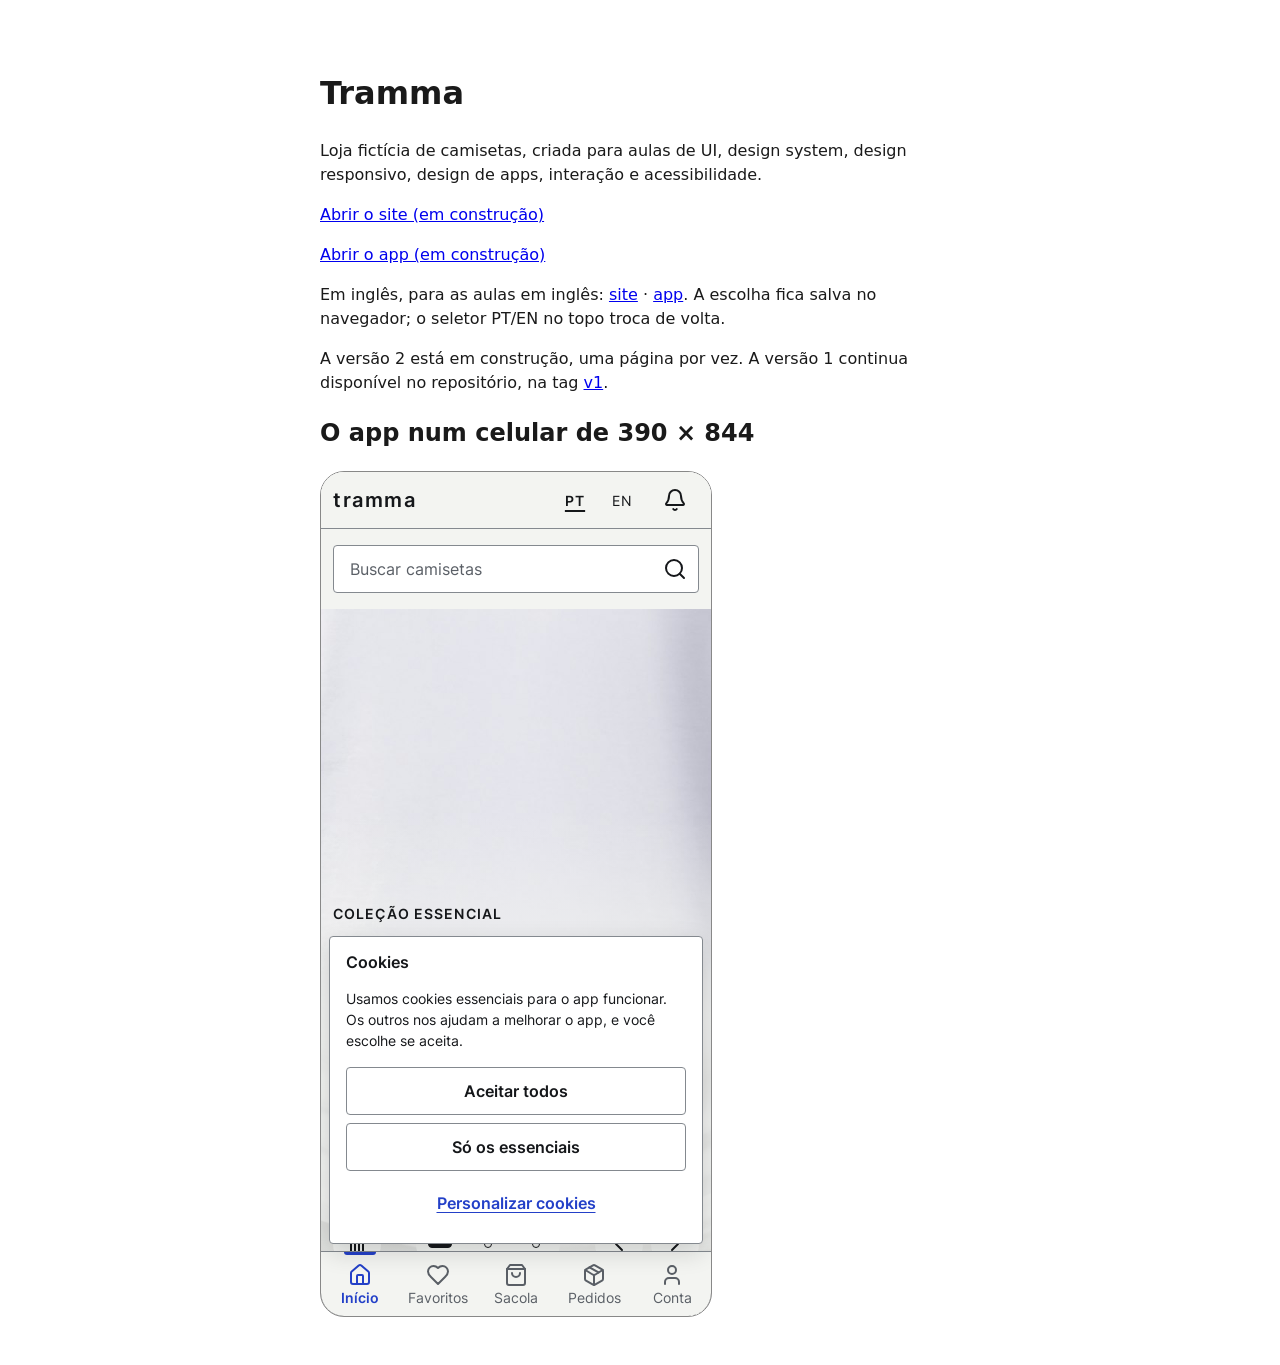
<file: index.html>
<!doctype html>
<html lang="pt-BR">
<head>
  <meta charset="utf-8">
  <meta name="viewport" content="width=device-width, initial-scale=1">
  <title>Tramma | Projeto didático</title>
  <!-- Página de entrada provisória: a v2 está em construção.
       Os estilos ficam aqui mesmo porque ainda não existe o CSS do design system. -->
  <style>
    body { margin: 0; padding: 48px 16px; font-family: system-ui, sans-serif; line-height: 1.5; color: #1a1a1a; background: #fff; }
    main { max-width: 40rem; margin: 0 auto; }
    .phone { display: block; max-width: 100%; border: 1px solid #888; border-radius: 24px; }
    @media (prefers-color-scheme: dark) { body { color: #f2f2f2; background: #141414; } a { color: #9db0ee; } }
  </style>
</head>
<body>
  <main>
    <h1>Tramma</h1>
    <p>Loja fictícia de camisetas, criada para aulas de UI, design system, design responsivo, design de apps, interação e acessibilidade.</p>
    <p><a href="site/index.html">Abrir o site (em construção)</a></p>
    <p><a href="app/index.html">Abrir o app (em construção)</a></p>
    <p>Em inglês, para as aulas em inglês: <a href="site/index.html?lang=en" hreflang="en">site</a> · <a href="app/index.html?lang=en" hreflang="en">app</a>. A escolha fica salva no navegador; o seletor PT/EN no topo troca de volta.</p>
    <p>A versão 2 está em construção, uma página por vez. A versão 1 continua disponível no repositório, na tag <a href="https://github.com/andreiomega/tramma/tree/v1">v1</a>.</p>
    <!-- Moldura de celular só para ver o app no computador. O app em si
         não depende dela: no celular, ele abre direto. -->
    <h2>O app num celular de 390 × 844</h2>
    <iframe class="phone" src="app/index.html" width="390" height="844" title="App da Tramma, em tamanho de celular"></iframe>
  </main>
</body>
</html>
</file>
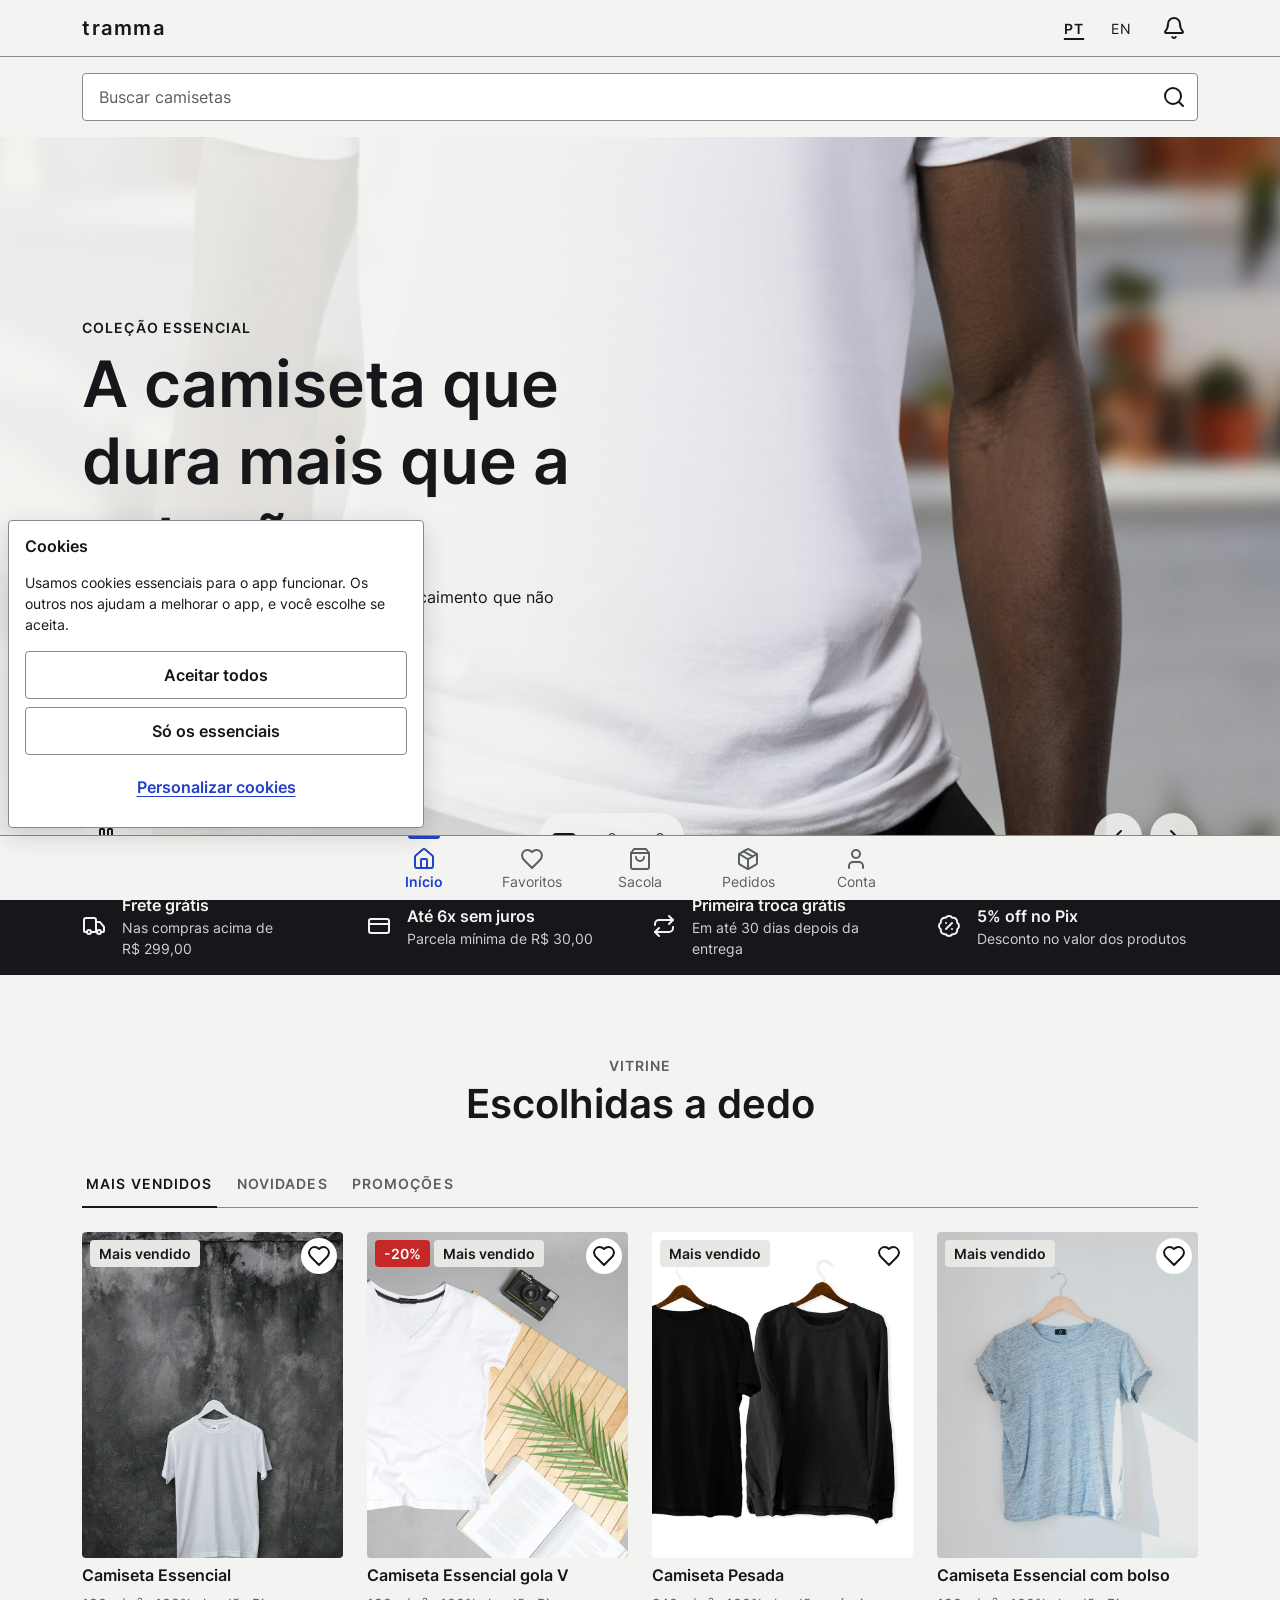
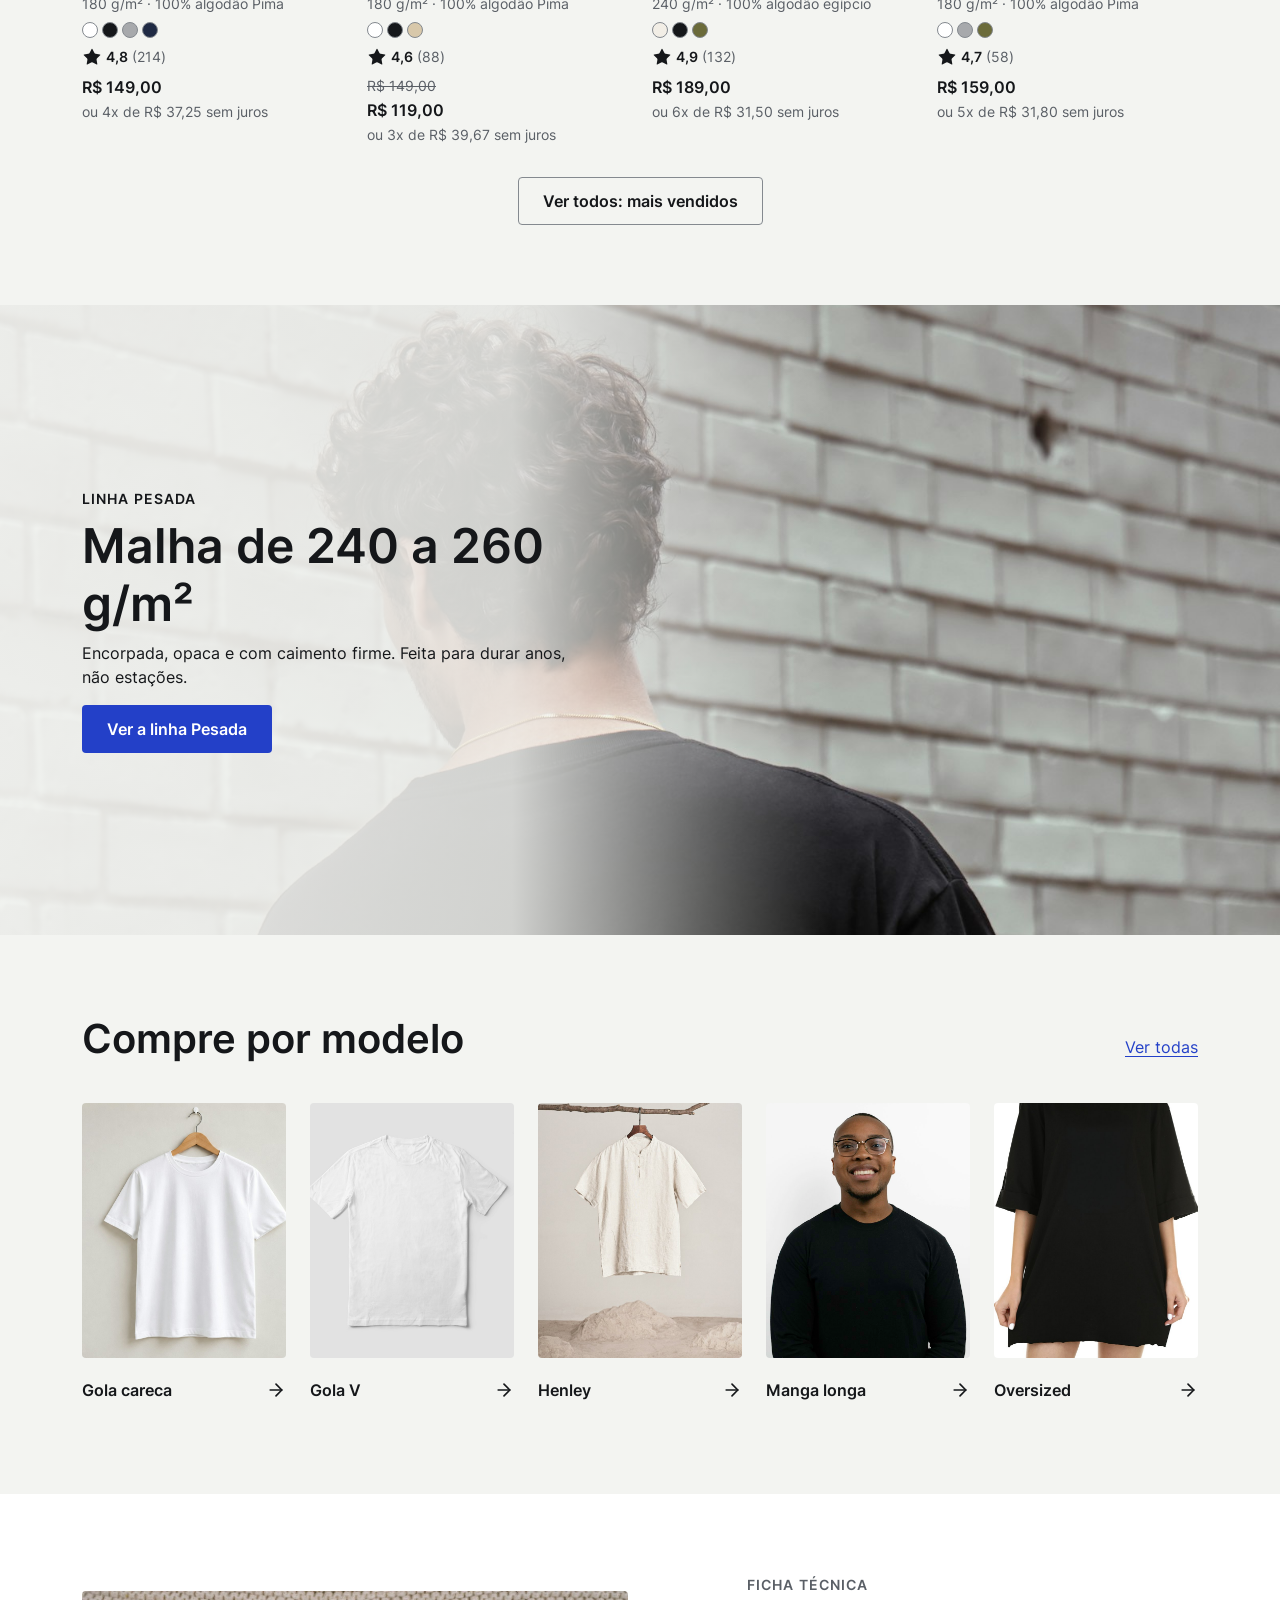
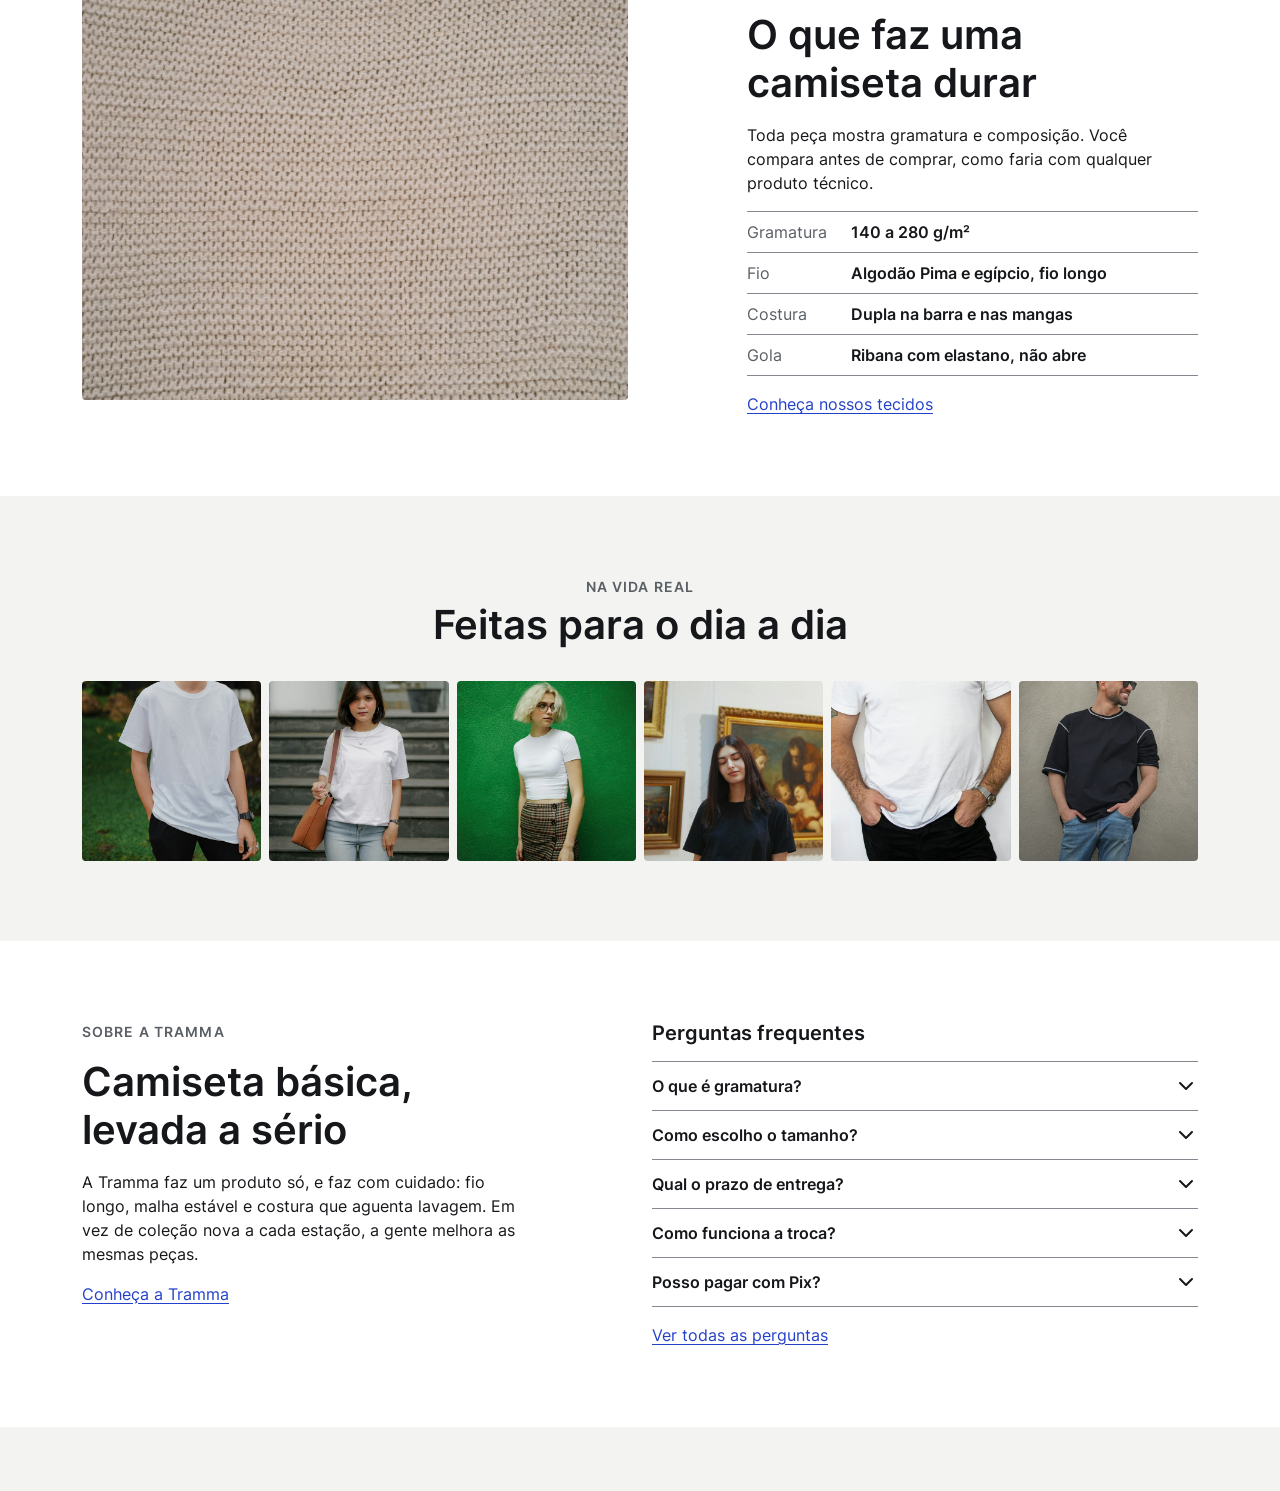
<file: app/index.html>
<!doctype html>
<html lang="pt-BR">
<head>
  <meta charset="utf-8">
  <!-- viewport-fit=cover: o app ocupa a tela toda, inclusive atrás do
       entalhe e da barra de gestos. As áreas seguras (env(safe-area-inset-*))
       são compensadas no app.css, para nada ficar escondido atrás delas. -->
  <meta name="viewport" content="width=device-width, initial-scale=1, viewport-fit=cover">
  <title data-i18n="app.meta.title">Tramma | App</title>
  <meta name="description" content="Versão app da Tramma, loja fictícia de camisetas básicas premium, criada para aulas." data-i18n-attr="content:app.meta.description">

  <!-- Ordem dos estilos: tokens → base → componentes → página → moldura do app.
       Os quatro primeiros são cópias idênticas dos arquivos do site.
       O app.css vem por último: ele só acrescenta o que é do app. -->
  <link rel="stylesheet" href="css/tokens.css">
  <link rel="stylesheet" href="css/base.css">
  <link rel="stylesheet" href="css/components.css">
  <link rel="stylesheet" href="css/home.css">
  <link rel="stylesheet" href="css/app.css">

  <!-- Foto que ainda não existe vira placeholder (igual ao site). -->
  <script>
    document.addEventListener("error", function (e) {
      var img = e.target;
      if (img.tagName === "IMG" && !img.dataset.fallback) {
        img.dataset.fallback = "true";
        img.src = "img/placeholder.svg";
      }
    }, true);
  </script>
</head>
<body class="app">
  <!-- Sprite de ícones: Lucide (lucide.dev), licença ISC.
       Copyright (c) Lucide Contributors 2022; partes (c) Cole Bemis 2013-2022 (Feather, MIT).
       Fica dentro do HTML porque <use> com arquivo externo não funciona em file://.
       Igual ao do site, menos o "menu" e mais os ícones da moldura do app. -->
  <svg width="0" height="0" style="position:absolute" aria-hidden="true" focusable="false">
    <symbol id="i-arrow-right" viewBox="0 0 24 24"><path d="M5 12h14"/><path d="m12 5 7 7-7 7"/></symbol>
    <symbol id="i-badge-percent" viewBox="0 0 24 24"><path d="M3.85 8.62a4 4 0 0 1 4.78-4.77 4 4 0 0 1 6.74 0 4 4 0 0 1 4.78 4.78 4 4 0 0 1 0 6.74 4 4 0 0 1-4.77 4.78 4 4 0 0 1-6.75 0 4 4 0 0 1-4.78-4.77 4 4 0 0 1 0-6.76Z"/><path d="m15 9-6 6"/><path d="M9 9h.01"/><path d="M15 15h.01"/></symbol>
    <symbol id="i-credit-card" viewBox="0 0 24 24"><rect width="20" height="14" x="2" y="5" rx="2"/><line x1="2" x2="22" y1="10" y2="10"/></symbol>
    <symbol id="i-repeat" viewBox="0 0 24 24"><path d="m17 2 4 4-4 4"/><path d="M3 11v-1a4 4 0 0 1 4-4h14"/><path d="m7 22-4-4 4-4"/><path d="M21 13v1a4 4 0 0 1-4 4H3"/></symbol>
    <symbol id="i-truck" viewBox="0 0 24 24"><path d="M14 18V6a2 2 0 0 0-2-2H4a2 2 0 0 0-2 2v11a1 1 0 0 0 1 1h2"/><path d="M15 18H9"/><path d="M19 18h2a1 1 0 0 0 1-1v-3.65a1 1 0 0 0-.22-.624l-3.48-4.35A1 1 0 0 0 17.52 8H14"/><circle cx="17" cy="18" r="2"/><circle cx="7" cy="18" r="2"/></symbol>
    <symbol id="i-check" viewBox="0 0 24 24"><path d="M20 6 9 17l-5-5"/></symbol>
    <symbol id="i-chevron-down" viewBox="0 0 24 24"><path d="m6 9 6 6 6-6"/></symbol>
    <symbol id="i-chevron-left" viewBox="0 0 24 24"><path d="m15 18-6-6 6-6"/></symbol>
    <symbol id="i-chevron-right" viewBox="0 0 24 24"><path d="m9 18 6-6-6-6"/></symbol>
    <symbol id="i-circle-alert" viewBox="0 0 24 24"><circle cx="12" cy="12" r="10"/><line x1="12" x2="12" y1="8" y2="12"/><line x1="12" x2="12.01" y1="16" y2="16"/></symbol>
    <symbol id="i-heart" viewBox="0 0 24 24"><path d="M19 14c1.49-1.46 3-3.21 3-5.5A5.5 5.5 0 0 0 16.5 3c-1.76 0-3 .5-4.5 2-1.5-1.5-2.74-2-4.5-2A5.5 5.5 0 0 0 2 8.5c0 2.3 1.5 4.05 3 5.5l7 7Z"/></symbol>
    <symbol id="i-pause" viewBox="0 0 24 24"><rect x="14" y="4" width="4" height="16" rx="1"/><rect x="6" y="4" width="4" height="16" rx="1"/></symbol>
    <symbol id="i-play" viewBox="0 0 24 24"><polygon points="6 3 20 12 6 21 6 3"/></symbol>
    <symbol id="i-search" viewBox="0 0 24 24"><circle cx="11" cy="11" r="8"/><path d="m21 21-4.3-4.3"/></symbol>
    <symbol id="i-shopping-bag" viewBox="0 0 24 24"><path d="M6 2 3 6v14a2 2 0 0 0 2 2h14a2 2 0 0 0 2-2V6l-3-4Z"/><path d="M3 6h18"/><path d="M16 10a4 4 0 0 1-8 0"/></symbol>
    <symbol id="i-star" viewBox="0 0 24 24"><path d="M11.525 2.295a.53.53 0 0 1 .95 0l2.31 4.679a2.123 2.123 0 0 0 1.595 1.16l5.166.756a.53.53 0 0 1 .294.904l-3.736 3.638a2.123 2.123 0 0 0-.611 1.878l.882 5.14a.53.53 0 0 1-.771.56l-4.618-2.428a2.122 2.122 0 0 0-1.973 0L6.396 21.01a.53.53 0 0 1-.77-.56l.881-5.139a2.122 2.122 0 0 0-.611-1.879L2.16 9.795a.53.53 0 0 1 .294-.906l5.165-.755a2.122 2.122 0 0 0 1.597-1.16z"/></symbol>
    <symbol id="i-user" viewBox="0 0 24 24"><path d="M19 21v-2a4 4 0 0 0-4-4H9a4 4 0 0 0-4 4v2"/><circle cx="12" cy="7" r="4"/></symbol>
    <symbol id="i-x" viewBox="0 0 24 24"><path d="M18 6 6 18"/><path d="m6 6 12 12"/></symbol>
    <symbol id="i-bell" viewBox="0 0 24 24"><path d="M10.268 21a2 2 0 0 0 3.464 0"/><path d="M3.262 15.326A1 1 0 0 0 4 17h16a1 1 0 0 0 .74-1.673C19.41 13.956 18 12.499 18 8A6 6 0 0 0 6 8c0 4.499-1.411 5.956-2.738 7.326"/></symbol>
    <symbol id="i-house" viewBox="0 0 24 24"><path d="M15 21v-8a1 1 0 0 0-1-1h-4a1 1 0 0 0-1 1v8"/><path d="M3 10a2 2 0 0 1 .709-1.528l7-5.999a2 2 0 0 1 2.582 0l7 5.999A2 2 0 0 1 21 10v9a2 2 0 0 1-2 2H5a2 2 0 0 1-2-2z"/></symbol>
    <symbol id="i-package" viewBox="0 0 24 24"><path d="M11 21.73a2 2 0 0 0 2 0l7-4A2 2 0 0 0 21 16V8a2 2 0 0 0-1-1.73l-7-4a2 2 0 0 0-2 0l-7 4A2 2 0 0 0 3 8v8a2 2 0 0 0 1 1.73z"/><path d="M12 22V12"/><path d="m3.3 7 7.703 4.734a2 2 0 0 0 1.994 0L20.7 7"/><path d="m7.5 4.27 9 5.15"/></symbol>
    <symbol id="i-wifi-off" viewBox="0 0 24 24"><path d="M12 20h.01"/><path d="M8.5 16.429a5 5 0 0 1 7 0"/><path d="M5 12.859a10 10 0 0 1 5.17-2.69"/><path d="M19 12.859a10 10 0 0 0-2.007-1.523"/><path d="M2 8.82a15 15 0 0 1 4.177-2.643"/><path d="M22 8.82a15 15 0 0 0-11.288-3.764"/><path d="m2 2 20 20"/></symbol>
  </svg>

  <!-- Primeiro item da página: quem navega pelo teclado pula a barra superior. -->
  <a class="skip-link" href="#main" data-i18n="skip">Pular para o conteúdo</a>

  <!-- ===== Barra superior do app (app-bar) =====
       Fica presa no topo. Na home ela não tem "voltar": a home é a raiz
       da aba Início. As telas internas ganham o botão voltar à esquerda.
       O aviso de conexão mora dentro dela, para ficar preso junto. -->
  <header class="app-bar">
    <div class="app-bar__row container">
      <a class="logo" href="index.html" aria-label="Tramma, página inicial" data-i18n-attr="aria-label:logo.label">tramma</a>
      <div class="app-bar__actions">
        <!-- Seletor de idioma: o mesmo componente do site. Fica aqui até a
             tela Conta existir; lá é onde a maioria dos apps põe essa escolha. -->
        <div class="language-switcher" id="language-switcher" role="group" aria-label="Idioma" data-i18n-attr="aria-label:language.label">
          <a class="language-switcher__option" href="?lang=pt" data-lang="pt" hreflang="pt-BR" lang="pt-BR">PT<span class="sr-only">, Português</span></a>
          <a class="language-switcher__option" href="?lang=en" data-lang="en" hreflang="en" lang="en">EN<span class="sr-only">, English</span></a>
        </div>
        <a class="button" data-variant="ghost" data-size="icon" href="notificacoes.html" aria-label="Notificações" data-i18n-attr="aria-label:app.notifications">
          <svg class="icon" aria-hidden="true" focusable="false"><use href="#i-bell"></use></svg>
        </a>
      </div>
    </div>

    <!-- Aviso de conexão (offline-banner). A região role="status" fica
         sempre no HTML, vazia: assim o leitor de tela anuncia quando o
         aviso entra. Se ela nascesse junto com o aviso, o anúncio poderia
         se perder. Preenchida pelo app.js. -->
    <div id="connection-status" role="status"></div>
  </header>

  <!-- ===== Conteúdo ===== -->
  <!-- tabindex="-1": permite mandar o foco para cá por JS, sem entrar na ordem do Tab. -->
  <main id="main" class="home" tabindex="-1">
    <!-- O h1 existe para o leitor de tela e para a hierarquia de títulos.
         Visualmente, a marca já está no cabeçalho. -->
    <h1 class="sr-only" data-i18n="home.h1">Tramma, camisetas básicas premium</h1>

    <!-- Região que anuncia "Carregando produtos…" ao leitor de tela. -->
    <p class="sr-only" id="loading-status" role="status"></p>

    <div class="container home-top">
      <form class="search" role="search" action="busca.html" method="get">
        <label class="sr-only" for="home-search" data-i18n="search.label">Buscar produtos</label>
        <input class="input" id="home-search" name="q" type="search" placeholder="Buscar camisetas" autocomplete="off" data-i18n-attr="placeholder:search.placeholder">
        <button type="submit" class="button search__submit" data-variant="ghost" data-size="icon" aria-label="Buscar" data-i18n-attr="aria-label:search.submit">
          <svg class="icon" aria-hidden="true" focusable="false"><use href="#i-search"></use></svg>
        </button>
      </form>

      <!-- "Olá, Ana": o texto vem do dicionário, montado pelo home.js. -->
      <p class="home-greeting" id="greeting" hidden></p>

    </div>

    <!-- Slider principal (carousel), na largura toda da tela. Montado pelo home.js.
         data-theme="light": o texto fica sobre fotos claras, então o slider é sempre claro. -->
    <section class="carousel" id="hero" data-theme="light" aria-roledescription="carrossel" aria-label="Destaques"
             data-i18n-attr="aria-roledescription:carousel.roledescription;aria-label:carousel.label"></section>

    <!-- Faixa de benefícios: fixa, sem rolar sozinha. Montada pelo home.js. -->
    <section class="benefit-strip" aria-label="Benefícios" data-i18n-attr="aria-label:benefits.label">
      <ul class="container benefit-strip__list" id="benefits-list" role="list"></ul>
    </section>

    <!-- Estado error-load: aparece no lugar das seções de produto. -->
    <div class="container home-error-wrap">
      <div class="alert" data-variant="destructive" id="home-error" role="alert" hidden>
        <svg class="icon" aria-hidden="true" focusable="false"><use href="#i-circle-alert"></use></svg>
        <p class="alert__title" data-i18n="error.title">Não foi possível carregar os produtos</p>
        <div class="alert__body">
          <p data-i18n="error.text">Verifique sua conexão e tente de novo.</p>
          <button type="button" class="button" data-variant="outline" id="home-retry" data-i18n="error.retry">Tentar de novo</button>
        </div>
      </div>
    </div>

    <!-- Vitrine com abas. As abas e os painéis são montados pelo home.js. -->
    <section class="band" id="showcase" aria-labelledby="showcase-title">
      <div class="container">
        <div class="section-head section-head--center">
          <p class="eyebrow" data-i18n="showcase.eyebrow">Vitrine</p>
          <h2 id="showcase-title" data-i18n="showcase.title">Escolhidas a dedo</h2>
        </div>
        <div class="tabs" id="showcase-tabs">
          <div class="tabs__list" role="tablist" aria-labelledby="showcase-title"></div>
          <div id="showcase-panels"></div>
        </div>
        <div class="section-foot">
          <a class="button" data-variant="outline" id="showcase-all" href="loja.html" data-i18n="showcase.all">Ver todos os produtos</a>
        </div>
      </div>
    </section>

    <!-- Banner de campanha, na largura toda. Montado pelo home.js. -->
    <section class="campaign-banner" id="campaign" data-theme="light" aria-labelledby="campaign-title"></section>

    <!-- Mosaico de categorias. -->
    <section class="band" aria-labelledby="categories-title">
      <div class="container">
        <div class="section-head">
          <h2 id="categories-title" data-i18n="categories.title">Compre por modelo</h2>
          <a href="loja.html"><span data-i18n="categories.all">Ver todas</span><span class="sr-only" data-i18n="categories.allHidden"> as camisetas</span></a>
        </div>
        <ul class="category-grid" id="categories-list" role="list"></ul>
      </div>
    </section>

    <!-- Bloco "Ficha técnica": conteúdo fixo, não depende da carga. -->
    <section class="band" data-tone="card" aria-labelledby="spec-title">
      <div class="container spec-block">
        <div class="spec-block__media">
          <img src="img/fotos/tecido.jpg" alt="Detalhe aproximado de uma malha de algodão em tom cru" width="800" height="600" loading="lazy" data-i18n-attr="alt:spec.alt">
        </div>
        <div class="spec-block__content">
          <p class="eyebrow" data-i18n="spec.eyebrow">Ficha técnica</p>
          <h2 id="spec-title" data-i18n="spec.title">O que faz uma camiseta durar</h2>
          <p data-i18n="spec.text">Toda peça mostra gramatura e composição. Você compara antes de comprar, como faria com qualquer produto técnico.</p>
          <dl class="spec-list">
            <dt data-i18n="spec.weight">Gramatura</dt><dd data-i18n="spec.weightValue">140 a 280 g/m²</dd>
            <dt data-i18n="spec.yarn">Fio</dt><dd data-i18n="spec.yarnValue">Algodão Pima e egípcio, fio longo</dd>
            <dt data-i18n="spec.seam">Costura</dt><dd data-i18n="spec.seamValue">Dupla na barra e nas mangas</dd>
            <dt data-i18n="spec.collar">Gola</dt><dd data-i18n="spec.collarValue">Ribana com elastano, não abre</dd>
          </dl>
          <a href="sobre.html" data-i18n="spec.link">Conheça nossos tecidos</a>
        </div>
      </div>
    </section>

    <!-- Só logged. -->
    <section class="band" id="recommended" aria-labelledby="recommended-title" hidden>
      <div class="container">
        <div class="section-head">
          <h2 id="recommended-title" data-i18n="recommended.title">Recomendados para você</h2>
        </div>
        <ul class="rail" role="list"></ul>
      </div>
    </section>

    <!-- Só aparece se houver produtos vistos. -->
    <section class="band" id="recently-viewed" aria-labelledby="recently-viewed-title" hidden>
      <div class="container">
        <div class="section-head">
          <h2 id="recently-viewed-title" data-i18n="recent.title">Vistos recentemente</h2>
        </div>
        <ul class="rail" role="list"></ul>
      </div>
    </section>

    <!-- Na vida real: galeria de fotos. -->
    <section class="band gallery" aria-labelledby="gallery-title">
      <div class="container">
        <div class="section-head section-head--center">
          <p class="eyebrow" data-i18n="gallery.eyebrow">Na vida real</p>
          <h2 id="gallery-title" data-i18n="gallery.title">Feitas para o dia a dia</h2>
        </div>
        <ul class="gallery__list" id="gallery-list" role="list"></ul>
      </div>
    </section>

    <!-- Sobre a Tramma e perguntas frequentes. -->
    <section class="band" data-tone="card" aria-labelledby="about-title">
      <div class="container about">
        <div class="about__text">
          <p class="eyebrow" data-i18n="about.eyebrow">Sobre a Tramma</p>
          <h2 id="about-title" data-i18n="about.title">Camiseta básica, levada a sério</h2>
          <p data-i18n="about.text">A Tramma faz um produto só, e faz com cuidado: fio longo, malha estável e costura que aguenta lavagem. Em vez de coleção nova a cada estação, a gente melhora as mesmas peças.</p>
          <a href="sobre.html" data-i18n="about.link">Conheça a Tramma</a>
        </div>
        <div class="about__faq">
          <h2 class="about__faq-title" data-i18n="faq.title">Perguntas frequentes</h2>
          <div id="faq-list"></div>
          <a href="perguntas.html" data-i18n="faq.all">Ver todas as perguntas</a>
        </div>
      </div>
    </section>
  </main>

  <!-- ===== Avisos (toast) ===== -->
  <div class="toast-region" id="toast-region" aria-live="polite"></div>

  <!-- ===== Consentimento de cookies (E4) ===== -->
  <section class="cookie-banner" id="cookie-banner" aria-labelledby="cookie-title" hidden>
    <h2 class="cookie-banner__title" id="cookie-title" data-i18n="cookies.title">Cookies</h2>
    <p class="cookie-banner__text" data-i18n="app.cookies.text">Usamos cookies essenciais para o app funcionar. Os outros nos ajudam a melhorar o app, e você escolhe se aceita.</p>
    <div class="cookie-banner__actions">
      <button type="button" class="button" data-variant="outline" data-consent="all" data-i18n="cookies.all">Aceitar todos</button>
      <button type="button" class="button" data-variant="outline" data-consent="essential" data-i18n="cookies.essential">Só os essenciais</button>
      <a class="button" data-variant="link" href="cookies.html" data-i18n="cookies.customize">Personalizar cookies</a>
    </div>
  </section>

  <!-- ===== Bottom nav =====
       As 5 seções principais do app, sempre à mão do polegar.
       Ícone e texto juntos: ícone sozinho obriga a adivinhar.
       aria-current="page" diz ao leitor de tela qual é a aba atual;
       no visual, a aba atual tem cor, peso e um traço (não só a cor). -->
  <nav class="bottom-nav" aria-label="Principal" data-i18n-attr="aria-label:nav.main">
    <ul class="bottom-nav__list" role="list">
      <li>
        <a class="bottom-nav__item" href="index.html" aria-current="page">
          <svg class="icon" aria-hidden="true" focusable="false"><use href="#i-house"></use></svg>
          <span data-i18n="app.home">Início</span>
        </a>
      </li>
      <li>
        <a class="bottom-nav__item" href="favoritos.html">
          <svg class="icon" aria-hidden="true" focusable="false"><use href="#i-heart"></use></svg>
          <span data-i18n="favorites">Favoritos</span>
        </a>
      </li>
      <li>
        <!-- data-bag-link: o mesmo contador da sacola do site (components.js).
             O aria-label ("Sacola, 2 itens") começa pelo texto visível. -->
        <a class="bottom-nav__item counter-anchor" href="sacola.html" data-bag-link aria-label="Sacola, vazia">
          <svg class="icon" aria-hidden="true" focusable="false"><use href="#i-shopping-bag"></use></svg>
          <span data-i18n="bag">Sacola</span>
          <span class="counter" aria-hidden="true" hidden>0</span>
        </a>
      </li>
      <li>
        <a class="bottom-nav__item" href="pedidos.html">
          <svg class="icon" aria-hidden="true" focusable="false"><use href="#i-package"></use></svg>
          <span data-i18n="app.orders">Pedidos</span>
        </a>
      </li>
      <li>
        <a class="bottom-nav__item" href="conta.html">
          <svg class="icon" aria-hidden="true" focusable="false"><use href="#i-user"></use></svg>
          <span data-i18n="app.account">Conta</span>
        </a>
      </li>
    </ul>
  </nav>

  <!-- Scripts: dados → persistência → idioma → componentes → página → moldura do app.
       Os cinco primeiros são cópias idênticas dos arquivos do site. -->
  <script src="js/data.js"></script>
  <script src="js/store.js"></script>
  <script src="js/i18n.js"></script>
  <script src="js/components.js"></script>
  <script src="js/home.js"></script>
  <script src="js/app.js"></script>
</body>
</html>
</file>
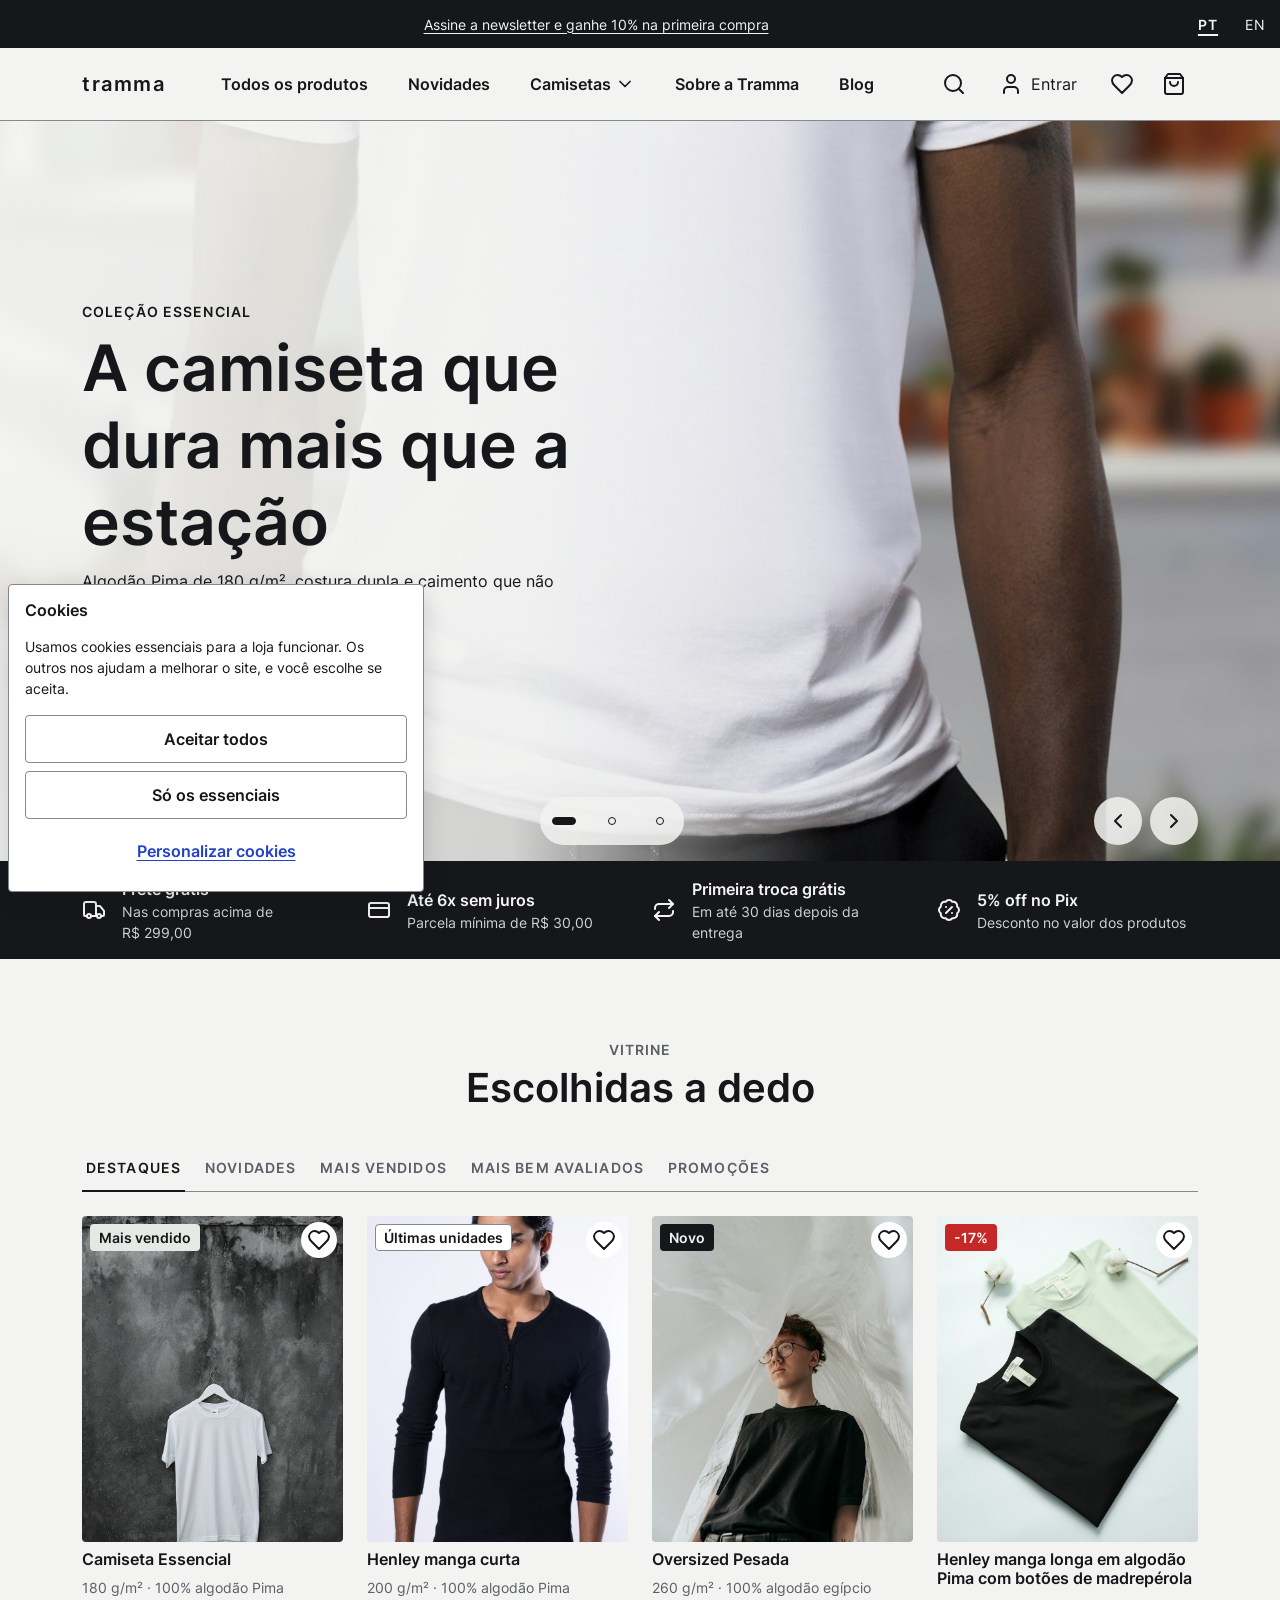
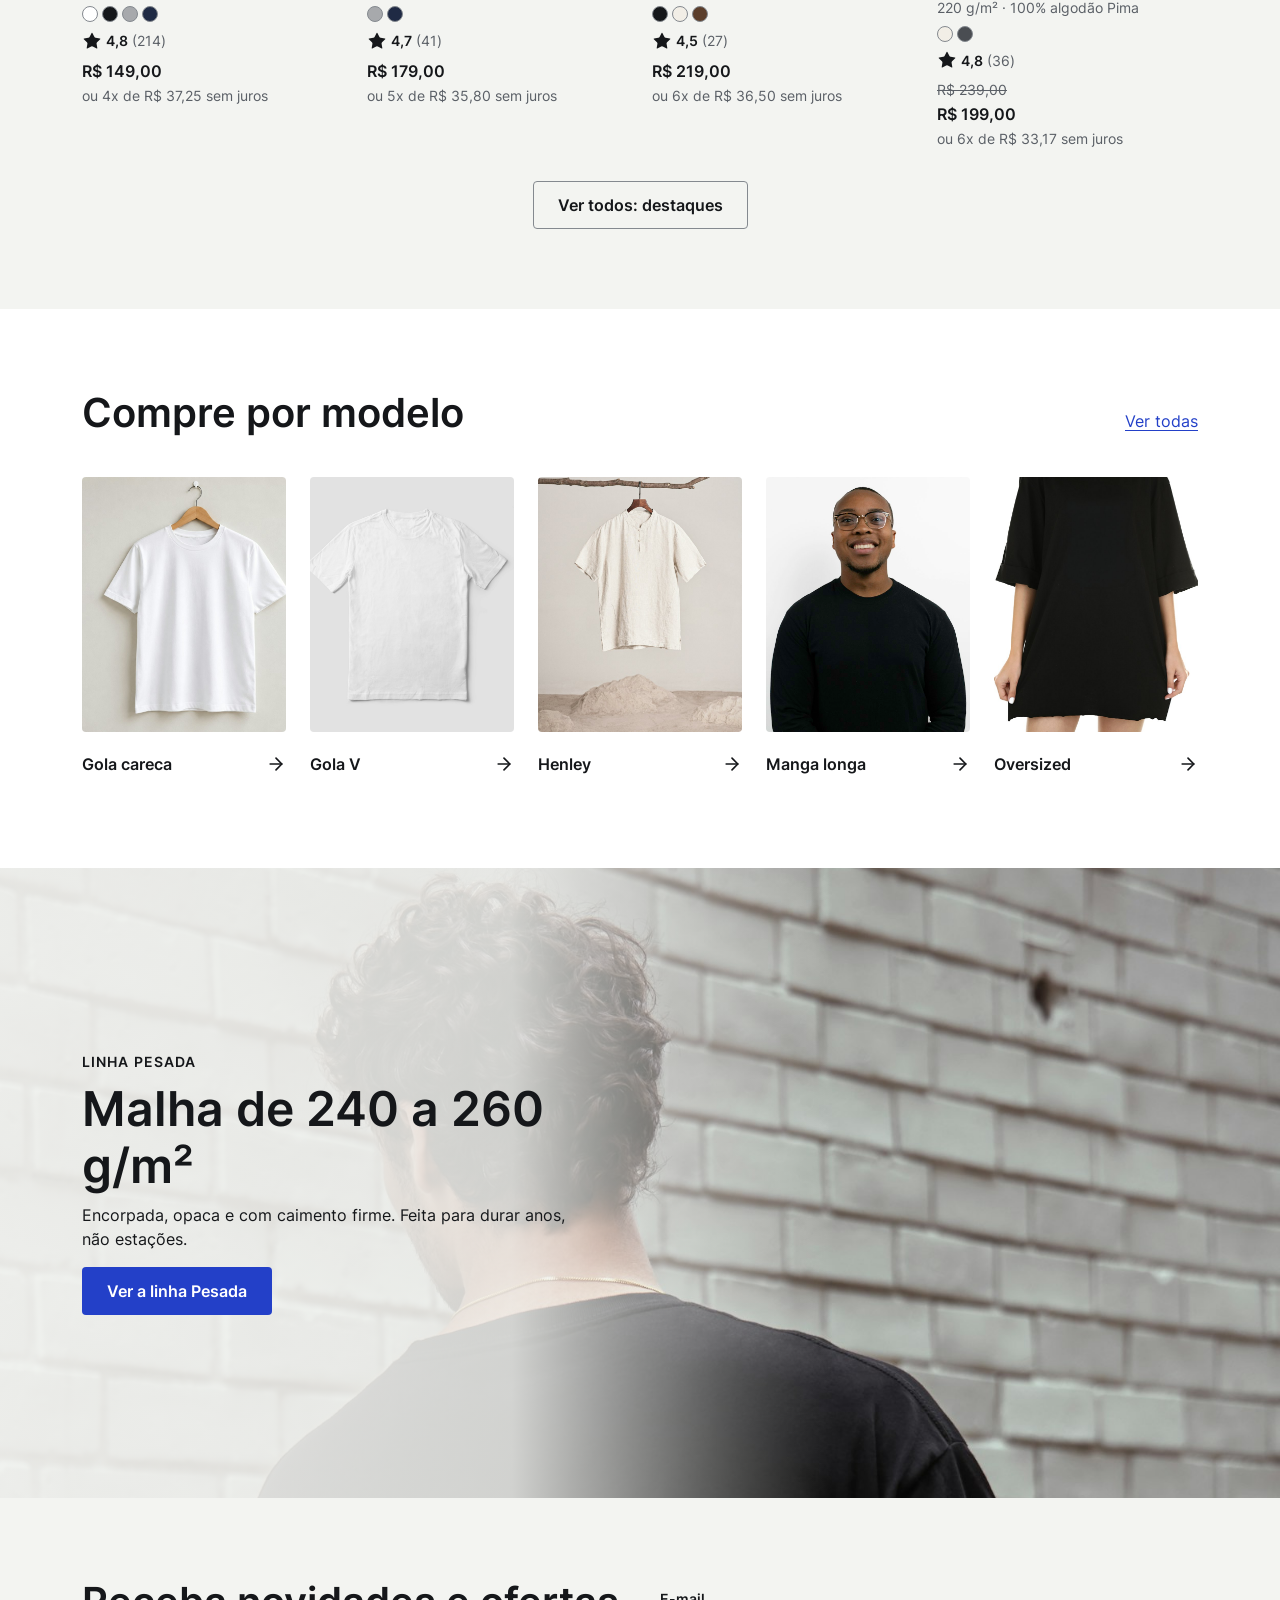
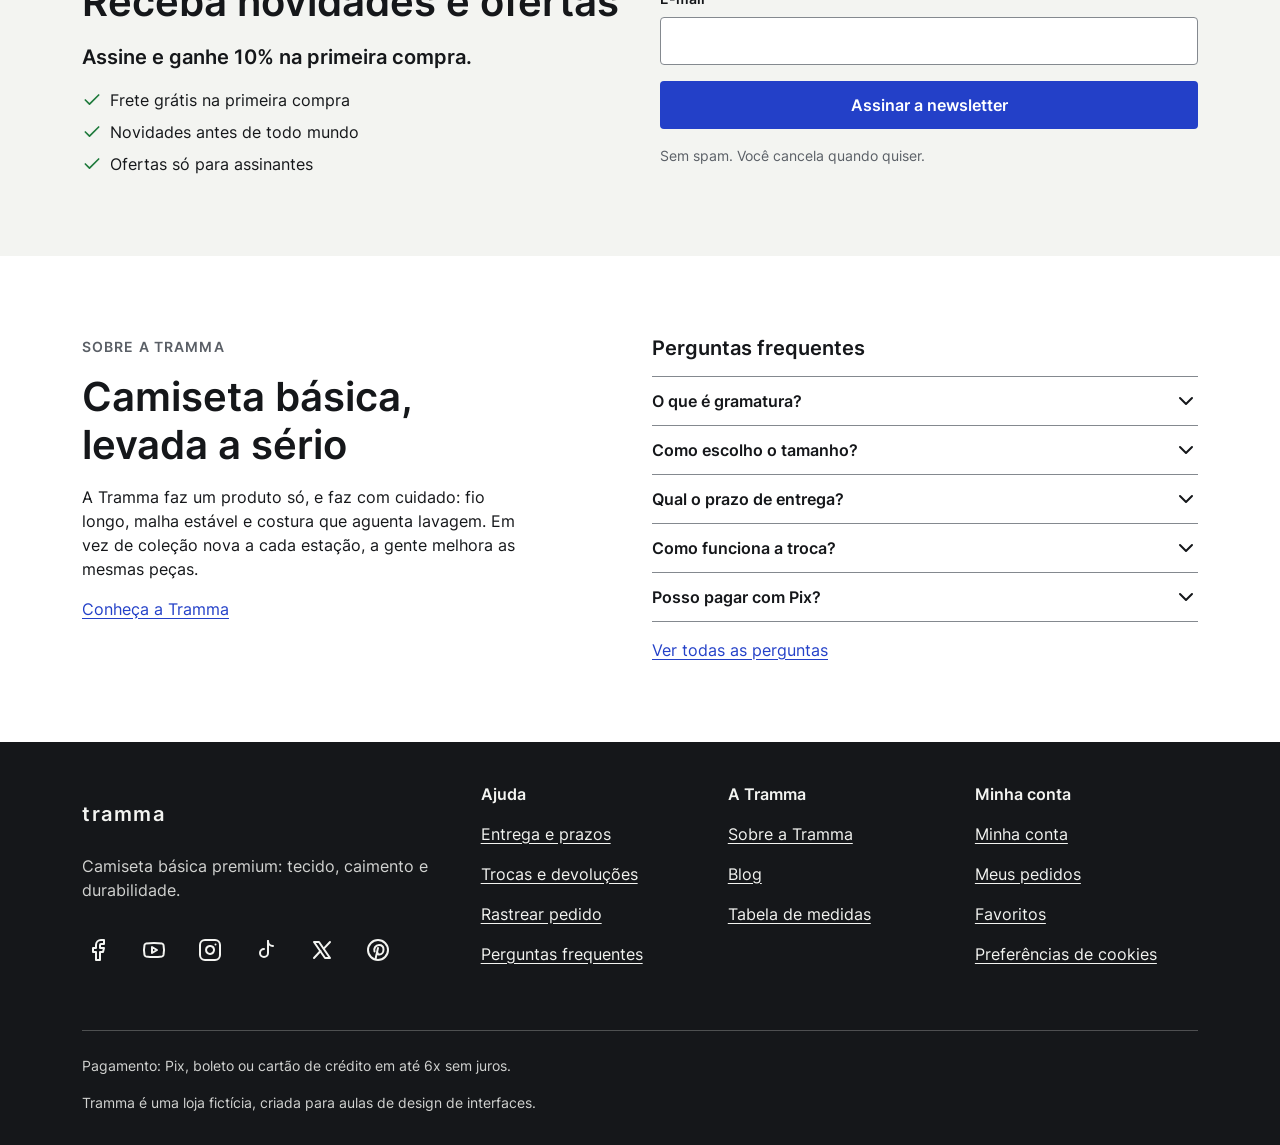
<file: site/index.html>
<!doctype html>
<html lang="pt-BR">
<head>
  <meta charset="utf-8">
  <meta name="viewport" content="width=device-width, initial-scale=1">
  <title data-i18n="meta.title">Tramma | Camisetas básicas premium</title>
  <meta name="description" content="Camisetas básicas de algodão Pima e egípcio, com gramatura e composição informadas. Loja fictícia, criada para aulas." data-i18n-attr="content:meta.description">

  <!-- Ordem dos estilos: tokens → base → componentes → página.
       Cada arquivo só usa o que veio antes dele. -->
  <link rel="stylesheet" href="css/tokens.css">
  <link rel="stylesheet" href="css/base.css">
  <link rel="stylesheet" href="css/components.css">
  <link rel="stylesheet" href="css/home.css">

  <!-- Foto que ainda não existe vira placeholder. Fica no <head>, antes de
       qualquer imagem: o evento "error" de imagem não sobe na árvore, por
       isso escutamos na fase de captura (o true no fim). -->
  <script>
    document.addEventListener("error", function (e) {
      var img = e.target;
      if (img.tagName === "IMG" && !img.dataset.fallback) {
        img.dataset.fallback = "true";
        img.src = "img/placeholder.svg";
      }
    }, true);
  </script>
</head>
<body>
  <!-- Sprite de ícones: Lucide (lucide.dev), licença ISC.
       Copyright (c) Lucide Contributors 2022; partes (c) Cole Bemis 2013-2022 (Feather, MIT).
       Fica dentro do HTML porque <use> com arquivo externo não funciona em file://. -->
  <svg width="0" height="0" style="position:absolute" aria-hidden="true" focusable="false">
    <symbol id="i-arrow-right" viewBox="0 0 24 24"><path d="M5 12h14"/><path d="m12 5 7 7-7 7"/></symbol>
    <symbol id="i-badge-percent" viewBox="0 0 24 24"><path d="M3.85 8.62a4 4 0 0 1 4.78-4.77 4 4 0 0 1 6.74 0 4 4 0 0 1 4.78 4.78 4 4 0 0 1 0 6.74 4 4 0 0 1-4.77 4.78 4 4 0 0 1-6.75 0 4 4 0 0 1-4.78-4.77 4 4 0 0 1 0-6.76Z"/><path d="m15 9-6 6"/><path d="M9 9h.01"/><path d="M15 15h.01"/></symbol>
    <symbol id="i-credit-card" viewBox="0 0 24 24"><rect width="20" height="14" x="2" y="5" rx="2"/><line x1="2" x2="22" y1="10" y2="10"/></symbol>
    <symbol id="i-repeat" viewBox="0 0 24 24"><path d="m17 2 4 4-4 4"/><path d="M3 11v-1a4 4 0 0 1 4-4h14"/><path d="m7 22-4-4 4-4"/><path d="M21 13v1a4 4 0 0 1-4 4H3"/></symbol>
    <symbol id="i-truck" viewBox="0 0 24 24"><path d="M14 18V6a2 2 0 0 0-2-2H4a2 2 0 0 0-2 2v11a1 1 0 0 0 1 1h2"/><path d="M15 18H9"/><path d="M19 18h2a1 1 0 0 0 1-1v-3.65a1 1 0 0 0-.22-.624l-3.48-4.35A1 1 0 0 0 17.52 8H14"/><circle cx="17" cy="18" r="2"/><circle cx="7" cy="18" r="2"/></symbol>
    <symbol id="i-check" viewBox="0 0 24 24"><path d="M20 6 9 17l-5-5"/></symbol>
    <symbol id="i-chevron-down" viewBox="0 0 24 24"><path d="m6 9 6 6 6-6"/></symbol>
    <symbol id="i-chevron-left" viewBox="0 0 24 24"><path d="m15 18-6-6 6-6"/></symbol>
    <symbol id="i-chevron-right" viewBox="0 0 24 24"><path d="m9 18 6-6-6-6"/></symbol>
    <symbol id="i-circle-alert" viewBox="0 0 24 24"><circle cx="12" cy="12" r="10"/><line x1="12" x2="12" y1="8" y2="12"/><line x1="12" x2="12.01" y1="16" y2="16"/></symbol>
    <symbol id="i-heart" viewBox="0 0 24 24"><path d="M19 14c1.49-1.46 3-3.21 3-5.5A5.5 5.5 0 0 0 16.5 3c-1.76 0-3 .5-4.5 2-1.5-1.5-2.74-2-4.5-2A5.5 5.5 0 0 0 2 8.5c0 2.3 1.5 4.05 3 5.5l7 7Z"/></symbol>
    <symbol id="i-menu" viewBox="0 0 24 24"><line x1="4" x2="20" y1="12" y2="12"/><line x1="4" x2="20" y1="6" y2="6"/><line x1="4" x2="20" y1="18" y2="18"/></symbol>
    <symbol id="i-pause" viewBox="0 0 24 24"><rect x="14" y="4" width="4" height="16" rx="1"/><rect x="6" y="4" width="4" height="16" rx="1"/></symbol>
    <symbol id="i-play" viewBox="0 0 24 24"><polygon points="6 3 20 12 6 21 6 3"/></symbol>
    <symbol id="i-search" viewBox="0 0 24 24"><circle cx="11" cy="11" r="8"/><path d="m21 21-4.3-4.3"/></symbol>
    <symbol id="i-shopping-bag" viewBox="0 0 24 24"><path d="M6 2 3 6v14a2 2 0 0 0 2 2h14a2 2 0 0 0 2-2V6l-3-4Z"/><path d="M3 6h18"/><path d="M16 10a4 4 0 0 1-8 0"/></symbol>
    <symbol id="i-star" viewBox="0 0 24 24"><path d="M11.525 2.295a.53.53 0 0 1 .95 0l2.31 4.679a2.123 2.123 0 0 0 1.595 1.16l5.166.756a.53.53 0 0 1 .294.904l-3.736 3.638a2.123 2.123 0 0 0-.611 1.878l.882 5.14a.53.53 0 0 1-.771.56l-4.618-2.428a2.122 2.122 0 0 0-1.973 0L6.396 21.01a.53.53 0 0 1-.77-.56l.881-5.139a2.122 2.122 0 0 0-.611-1.879L2.16 9.795a.53.53 0 0 1 .294-.906l5.165-.755a2.122 2.122 0 0 0 1.597-1.16z"/></symbol>
    <symbol id="i-user" viewBox="0 0 24 24"><path d="M19 21v-2a4 4 0 0 0-4-4H9a4 4 0 0 0-4 4v2"/><circle cx="12" cy="7" r="4"/></symbol>
    <symbol id="i-x" viewBox="0 0 24 24"><path d="M18 6 6 18"/><path d="m6 6 12 12"/></symbol>
    <!-- Redes sociais: desenhadas no mesmo traço do Lucide (o Lucide não tem TikTok, X nem Pinterest). -->
    <symbol id="i-facebook" viewBox="0 0 24 24"><path d="M18 2h-3a5 5 0 0 0-5 5v3H7v4h3v8h4v-8h3l1-4h-4V7a1 1 0 0 1 1-1h3z"/></symbol>
    <symbol id="i-youtube" viewBox="0 0 24 24"><path d="M2.5 17a24 24 0 0 1 0-10 2 2 0 0 1 1.4-1.4 50 50 0 0 1 16.2 0A2 2 0 0 1 21.5 7a24 24 0 0 1 0 10 2 2 0 0 1-1.4 1.4 50 50 0 0 1-16.2 0A2 2 0 0 1 2.5 17"/><path d="m10 15 5-3-5-3z"/></symbol>
    <symbol id="i-instagram" viewBox="0 0 24 24"><rect x="2" y="2" width="20" height="20" rx="5"/><path d="M16 11.4A4 4 0 1 1 12.6 8 4 4 0 0 1 16 11.4z"/><path d="M17.5 6.5h.01"/></symbol>
    <symbol id="i-tiktok" viewBox="0 0 24 24"><path d="M14 3v12a4 4 0 1 1-4-4"/><path d="M14 3a5 5 0 0 0 5 5"/></symbol>
    <symbol id="i-brand-x" viewBox="0 0 24 24"><path d="M4 4l11 16h5L9 4z"/><path d="M4 20l6.5-7M20 4l-6.2 6.6"/></symbol>
    <symbol id="i-pinterest" viewBox="0 0 24 24"><circle cx="12" cy="12" r="10"/><path d="M8.5 13.5c-1-3 1-6.5 4.5-6.5 3 0 4.5 2 4.5 4.5 0 3-2 5-4 5-1.2 0-2-.8-2-1.8M12 10l-2.5 11"/></symbol>
  </svg>

  <!-- Primeiro item da página: quem navega pelo teclado pula o cabeçalho. -->
  <a class="skip-link" href="#main" data-i18n="skip">Pular para o conteúdo</a>

  <!-- ===== Faixa de aviso =====
       Um aviso curto e o seletor de idioma. Sem botão de fechar: o aviso
       é útil e curto, e a faixa precisa ficar para guardar o seletor. -->
  <div class="announcement-bar" id="announcement-bar">
    <!-- O aviso é um link para a seção da newsletter, na própria página.
         Ao seguir o link, o próximo Tab já cai no campo de e-mail. -->
    <p class="announcement-bar__text"><a href="#newsletter-band" data-i18n="announcement">Assine a newsletter e ganhe 10% na primeira compra</a></p>

    <!-- Seletor de idioma (language-switcher). Links de verdade (?lang=en):
         funcionam até sem JS. O texto visível é "PT"/"EN"; o nome completo vai
         junto, escondido, para o leitor de tela. O nome acessível começa pelo
         texto visível ("PT, Português"): quem usa comando de voz fala o que vê.
         lang em cada link: o leitor de tela pronuncia "English" em inglês. -->
    <div class="language-switcher" id="language-switcher" role="group" aria-label="Idioma" data-i18n-attr="aria-label:language.label">
      <a class="language-switcher__option" href="?lang=pt" data-lang="pt" hreflang="pt-BR" lang="pt-BR">PT<span class="sr-only">, Português</span></a>
      <a class="language-switcher__option" href="?lang=en" data-lang="en" hreflang="en" lang="en">EN<span class="sr-only">, English</span></a>
    </div>
  </div>

  <!-- ===== Cabeçalho =====
       Um HTML só para todas as telas.
       - Celular (abaixo de 992px): menu lateral, logo e sacola.
       - Desktop: UMA linha (logo · menu · busca, conta, favoritos e sacola),
         como no Aurum e na Insider. A busca é um ícone: ao abrir, o campo
         ocupa a linha inteira no lugar do menu (padrão Insider).
       Quem some numa largura usa display: none, que também tira o
       elemento do leitor de tela e do Tab. -->
  <header class="site-header">
    <div class="site-header__bar container">
      <div class="site-header__start">
        <!-- aria-expanded diz ao leitor de tela se o menu está aberto. -->
        <button type="button" class="button" data-variant="ghost" data-size="icon" id="site-menu-open"
                aria-label="Abrir menu" aria-haspopup="dialog" aria-expanded="false" aria-controls="site-menu" data-i18n-attr="aria-label:menu.open">
          <svg class="icon" aria-hidden="true" focusable="false"><use href="#i-menu"></use></svg>
        </button>
      </div>

      <a class="logo" href="index.html" aria-label="Tramma, página inicial" data-i18n-attr="aria-label:logo.label">tramma</a>

      <!-- Navegação principal com mega menu (navigation-menu): só no desktop, no centro da linha.
           Padrão "disclosure navigation" do WAI-ARIA: "Camisetas" é um botão
           que abre e fecha o painel (aria-expanded); os itens do painel são
           links comuns, na ordem natural do Tab. Abre no clique, não no
           hover: hover não existe no toque e abre menus sem querer. -->
      <nav class="navigation-menu" id="navigation-menu" aria-label="Principal" data-i18n-attr="aria-label:nav.main">
        <ul class="navigation-menu__list" role="list">
          <li><a class="navigation-menu__link" href="loja.html" data-i18n="nav.all">Todos os produtos</a></li>
          <li><a class="navigation-menu__link" href="loja.html?ordem=novidades" data-i18n="nav.new">Novidades</a></li>
          <li>
            <button type="button" class="navigation-menu__trigger" aria-expanded="false" aria-controls="mega-camisetas">
              <span data-i18n="nav.tees">Camisetas</span>
              <svg class="icon" data-size="sm" aria-hidden="true" focusable="false"><use href="#i-chevron-down"></use></svg>
            </button>
            <div class="navigation-menu__content" id="mega-camisetas" hidden>
              <div class="navigation-menu__group">
                <h2 class="navigation-menu__heading" data-i18n="nav.byStyle">Por modelo</h2>
                <ul role="list">
                  <li><a href="categoria.html?c=gola-careca" data-i18n="category.gola-careca">Gola careca</a></li>
                  <li><a href="categoria.html?c=gola-v" data-i18n="category.gola-v">Gola V</a></li>
                  <li><a href="categoria.html?c=henley" data-i18n="category.henley">Henley</a></li>
                  <li><a href="categoria.html?c=manga-longa" data-i18n="category.manga-longa">Manga longa</a></li>
                  <li><a href="categoria.html?c=oversized" data-i18n="category.oversized">Oversized</a></li>
                </ul>
              </div>
              <div class="navigation-menu__group">
                <h2 class="navigation-menu__heading" data-i18n="nav.byWeight">Por gramatura</h2>
                <ul role="list">
                  <li><a href="loja.html?gramatura=leve" data-i18n="nav.weightLight">Leve, até 160 g/m²</a></li>
                  <li><a href="loja.html?gramatura=media" data-i18n="nav.weightMedium">Média, de 180 a 200 g/m²</a></li>
                  <li><a href="loja.html?gramatura=pesada" data-i18n="nav.weightHeavy">Pesada, 220 g/m² ou mais</a></li>
                </ul>
              </div>
              <div class="navigation-menu__group">
                <h2 class="navigation-menu__heading" data-i18n="nav.highlights">Destaques</h2>
                <ul role="list">
                  <li><a href="loja.html?ordem=mais-vendidos" data-i18n="nav.bestSellers">Mais vendidos</a></li>
                  <li><a href="loja.html?promocao=1" data-i18n="nav.onSale">Em promoção</a></li>
                  <li><a href="loja.html" data-i18n="nav.allTees">Ver todas as camisetas</a></li>
                </ul>
              </div>
            </div>
          </li>
          <li><a class="navigation-menu__link" href="sobre.html" data-i18n="nav.about">Sobre a Tramma</a></li>
          <li><a class="navigation-menu__link" href="blog.html" data-i18n="nav.blog">Blog</a></li>
        </ul>
      </nav>

      <!-- Busca do desktop (padrão Insider): fica escondida; a lupa (aria-expanded)
           a abre no lugar do menu. Esc ou o X fecham e devolvem o foco à lupa. -->
      <form class="site-header__search" id="header-search-form" role="search" action="busca.html" method="get" hidden>
        <div class="search">
          <label class="sr-only" for="header-search" data-i18n="search.label">Buscar produtos</label>
          <input class="input" id="header-search" name="q" type="search" placeholder="Buscar camisetas" autocomplete="off" data-i18n-attr="placeholder:search.placeholder">
          <button type="submit" class="button search__submit" data-variant="ghost" data-size="icon" aria-label="Buscar" data-i18n-attr="aria-label:search.submit">
            <svg class="icon" aria-hidden="true" focusable="false"><use href="#i-search"></use></svg>
          </button>
        </div>
        <button type="button" class="button" data-variant="ghost" data-size="icon" data-search-close aria-label="Fechar busca" data-i18n-attr="aria-label:search.close">
          <svg class="icon" aria-hidden="true" focusable="false"><use href="#i-x"></use></svg>
        </button>
      </form>

      <nav class="site-header__end" aria-label="Atalhos" data-i18n-attr="aria-label:nav.shortcuts">
        <!-- Lupa: só no desktop. Abre a busca no lugar do menu. -->
        <button type="button" class="button site-header__search-toggle" data-variant="ghost" data-size="icon" aria-label="Buscar" aria-expanded="false" aria-controls="header-search-form" data-i18n-attr="aria-label:search.submit">
          <svg class="icon" aria-hidden="true" focusable="false"><use href="#i-search"></use></svg>
        </button>
        <!-- Conta: só no desktop. guest = "Entrar" · logged = "Olá, Ana". Texto preenchido pelo JS. -->
        <a class="button site-header__account" data-variant="ghost" href="entrar.html" id="header-account">
          <svg class="icon" aria-hidden="true" focusable="false"><use href="#i-user"></use></svg>
          <span data-i18n="account.signIn">Entrar</span>
        </a>
        <!-- Favoritos: só no desktop. No celular, fica dentro do menu. -->
        <a class="button site-header__favorites" data-variant="ghost" data-size="icon" href="favoritos.html" aria-label="Favoritos" data-i18n-attr="aria-label:favorites">
          <svg class="icon" aria-hidden="true" focusable="false"><use href="#i-heart"></use></svg>
        </a>
        <!-- O aria-label com o número de itens é atualizado pelo JS. -->
        <a class="button counter-anchor" data-variant="ghost" data-size="icon" href="sacola.html" data-bag-link aria-label="Sacola, vazia">
          <svg class="icon" aria-hidden="true" focusable="false"><use href="#i-shopping-bag"></use></svg>
          <span class="counter" aria-hidden="true" hidden>0</span>
        </a>
      </nav>
    </div>

  </header>

  <!-- ===== Menu do site (sheet) ===== -->
  <dialog class="sheet" id="site-menu" aria-labelledby="site-menu-title">
    <div class="sheet__header">
      <h2 class="sheet__title" id="site-menu-title" data-i18n="menu.title">Menu</h2>
      <button type="button" class="button" data-variant="ghost" data-size="icon" data-sheet-close aria-label="Fechar menu" data-i18n-attr="aria-label:menu.close">
        <svg class="icon" aria-hidden="true" focusable="false"><use href="#i-x"></use></svg>
      </button>
    </div>
    <div class="sheet__body">
      <nav class="sheet__nav" aria-label="Principal" data-i18n-attr="aria-label:nav.main">
        <a class="sheet__link" href="loja.html" data-i18n="nav.all">Todos os produtos</a>
        <a class="sheet__link" href="loja.html?ordem=novidades" data-i18n="nav.new">Novidades</a>
        <details class="accordion__item">
          <summary class="accordion__trigger"><span data-i18n="nav.categories">Categorias</span>
            <svg class="icon" aria-hidden="true" focusable="false"><use href="#i-chevron-down"></use></svg>
          </summary>
          <div class="accordion__content">
            <a class="sheet__link sheet__sublink" href="categoria.html?c=gola-careca" data-i18n="category.gola-careca">Gola careca</a>
            <a class="sheet__link sheet__sublink" href="categoria.html?c=gola-v" data-i18n="category.gola-v">Gola V</a>
            <a class="sheet__link sheet__sublink" href="categoria.html?c=henley" data-i18n="category.henley">Henley</a>
            <a class="sheet__link sheet__sublink" href="categoria.html?c=manga-longa" data-i18n="category.manga-longa">Manga longa</a>
            <a class="sheet__link sheet__sublink" href="categoria.html?c=oversized" data-i18n="category.oversized">Oversized</a>
          </div>
        </details>
        <a class="sheet__link" href="loja.html?ordem=mais-vendidos" data-i18n="nav.bestSellers">Mais vendidos</a>
        <a class="sheet__link" href="sobre.html" data-i18n="nav.about">Sobre a Tramma</a>
        <a class="sheet__link" href="blog.html" data-i18n="nav.blog">Blog</a>
      </nav>
      <!-- Preenchido pelo JS: guest (entrar, criar conta) ou logged (saudação, conta, sair).
           Favoritos e pedidos ficam aqui também, porque no celular saem do cabeçalho. -->
      <div class="sheet__account" id="site-menu-account"></div>
      <!-- Idioma: no celular a faixa de aviso some, então o seletor mora no menu.
           Mesmo componente da faixa, com outro id. -->
      <div class="sheet__language">
        <span class="sheet__label" id="menu-language-label" data-i18n="language.label">Idioma</span>
        <div class="language-switcher" id="menu-language-switcher" role="group" aria-labelledby="menu-language-label">
          <a class="language-switcher__option" href="?lang=pt" data-lang="pt" hreflang="pt-BR" lang="pt-BR">PT<span class="sr-only">, Português</span></a>
          <a class="language-switcher__option" href="?lang=en" data-lang="en" hreflang="en" lang="en">EN<span class="sr-only">, English</span></a>
        </div>
      </div>
    </div>
  </dialog>

  <!-- ===== Conteúdo ===== -->
  <!-- tabindex="-1": permite mandar o foco para cá por JS, sem entrar na ordem do Tab. -->
  <main id="main" class="home" tabindex="-1">
    <!-- O h1 existe para o leitor de tela e para a hierarquia de títulos.
         Visualmente, a marca já está no cabeçalho. -->
    <h1 class="sr-only" data-i18n="home.h1">Tramma, camisetas básicas premium</h1>

    <!-- Região que anuncia "Carregando produtos…" ao leitor de tela. -->
    <p class="sr-only" id="loading-status" role="status"></p>

    <div class="container home-top">
      <form class="search" role="search" action="busca.html" method="get">
        <label class="sr-only" for="home-search" data-i18n="search.label">Buscar produtos</label>
        <input class="input" id="home-search" name="q" type="search" placeholder="Buscar camisetas" autocomplete="off" data-i18n-attr="placeholder:search.placeholder">
        <button type="submit" class="button search__submit" data-variant="ghost" data-size="icon" aria-label="Buscar" data-i18n-attr="aria-label:search.submit">
          <svg class="icon" aria-hidden="true" focusable="false"><use href="#i-search"></use></svg>
        </button>
      </form>

      <!-- "Olá, Ana": o texto vem do dicionário, montado pelo home.js. -->
      <p class="home-greeting" id="greeting" hidden></p>

    </div>

    <!-- Slider principal (carousel), na largura toda da tela. Montado pelo home.js.
         data-theme="light": o texto fica sobre fotos claras, então o slider é sempre claro. -->
    <section class="carousel" id="hero" data-theme="light" aria-roledescription="carrossel" aria-label="Destaques"
             data-i18n-attr="aria-roledescription:carousel.roledescription;aria-label:carousel.label"></section>

    <!-- Faixa de benefícios: fixa, sem rolar sozinha. Montada pelo home.js. -->
    <section class="benefit-strip" aria-label="Benefícios" data-i18n-attr="aria-label:benefits.label">
      <ul class="container benefit-strip__list" id="benefits-list" role="list"></ul>
    </section>

    <!-- Estado error-load: aparece no lugar das seções de produto. -->
    <div class="container home-error-wrap">
      <div class="alert" data-variant="destructive" id="home-error" role="alert" hidden>
        <svg class="icon" aria-hidden="true" focusable="false"><use href="#i-circle-alert"></use></svg>
        <p class="alert__title" data-i18n="error.title">Não foi possível carregar os produtos</p>
        <div class="alert__body">
          <p data-i18n="error.text">Verifique sua conexão e tente de novo.</p>
          <button type="button" class="button" data-variant="outline" id="home-retry" data-i18n="error.retry">Tentar de novo</button>
        </div>
      </div>
    </div>

    <!-- Vitrine: curadoria por momento (Destaques, Novidades, Mais vendidos, Mais bem avaliados, Promoções).
         Diferente de "Compre por modelo", que navega por tipo de camiseta.
         Componente tabs, variante chips: pílulas no celular, abas no desktop. Montada pelo home.js. -->
    <section class="band" id="showcase-chips" aria-labelledby="showcase-chips-title">
      <div class="container">
        <div class="section-head section-head--center">
          <p class="eyebrow" data-i18n="showcase.eyebrow">Vitrine</p>
          <h2 id="showcase-chips-title" data-i18n="showcase.title">Escolhidas a dedo</h2>
        </div>
        <div class="tabs" data-variant="chips" id="showcase-chips-tabs">
          <div class="tabs__list" role="tablist" aria-labelledby="showcase-chips-title"></div>
          <div id="showcase-chips-panels"></div>
        </div>
        <div class="section-foot">
          <a class="button" data-variant="outline" id="showcase-chips-all" href="loja.html" data-i18n="showcase.all">Ver todos os produtos</a>
        </div>
      </div>
    </section>

    <!-- Mosaico de categorias. -->
    <section class="band" data-tone="card" aria-labelledby="categories-title">
      <div class="container">
        <div class="section-head">
          <h2 id="categories-title" data-i18n="categories.title">Compre por modelo</h2>
          <a href="loja.html"><span data-i18n="categories.all">Ver todas</span><span class="sr-only" data-i18n="categories.allHidden"> as camisetas</span></a>
        </div>
        <ul class="category-grid" id="categories-list" role="list"></ul>
      </div>
    </section>

    <!-- Banner de campanha, na largura toda, depois das categorias (wireframe). Montado pelo home.js. -->
    <section class="campaign-banner" id="campaign" data-theme="light" aria-labelledby="campaign-title"></section>

    <!-- Só logged. -->
    <section class="band" id="recommended" aria-labelledby="recommended-title" hidden>
      <div class="container">
        <div class="section-head">
          <h2 id="recommended-title" data-i18n="recommended.title">Recomendados para você</h2>
        </div>
        <ul class="rail" role="list"></ul>
      </div>
    </section>

    <!-- Só aparece se houver produtos vistos. -->
    <section class="band" data-tone="card" id="recently-viewed" aria-labelledby="recently-viewed-title" hidden>
      <div class="container">
        <div class="section-head">
          <h2 id="recently-viewed-title" data-i18n="recent.title">Vistos recentemente</h2>
        </div>
        <ul class="rail" role="list"></ul>
      </div>
    </section>

    <!-- Newsletter como seção própria (fundo cinza, fixo).
         À esquerda, o motivo para assinar (incentivo e 3 ganhos); à direita,
         o formulário, direto sobre o fundo. No celular, tudo empilha.
         Estados do formulário (initNewsletter): empty, error-empty,
         error-invalid, submitting, success e já inscrito. -->
    <section class="band" id="newsletter-band" aria-labelledby="newsletter-band-title">
      <div class="container newsletter-band">
        <div class="newsletter-band__body">
          <h2 id="newsletter-band-title" data-i18n="newsletter.title">Receba novidades e ofertas</h2>
          <p class="newsletter-band__incentive" data-i18n="newsletter.incentive">Assine e ganhe 10% na primeira compra.</p>
          <ul class="newsletter-band__perks" role="list">
            <li><svg class="icon" data-size="sm" aria-hidden="true" focusable="false"><use href="#i-check"></use></svg><span data-i18n="newsletter.perk1">Frete grátis na primeira compra</span></li>
            <li><svg class="icon" data-size="sm" aria-hidden="true" focusable="false"><use href="#i-check"></use></svg><span data-i18n="newsletter.perk2">Novidades antes de todo mundo</span></li>
            <li><svg class="icon" data-size="sm" aria-hidden="true" focusable="false"><use href="#i-check"></use></svg><span data-i18n="newsletter.perk3">Ofertas só para assinantes</span></li>
          </ul>
        </div>
        <div class="newsletter-band__card">
            <form class="newsletter__form" novalidate>
              <div class="field">
                <label class="label" for="newsletter-band-email" data-i18n="newsletter.email">E-mail</label>
                <input class="input" id="newsletter-band-email" name="email" type="email" autocomplete="email" inputmode="email" aria-describedby="newsletter-band-error newsletter-band-trust">
                <p class="field__error" id="newsletter-band-error" hidden>
                  <svg class="icon" data-size="sm" aria-hidden="true" focusable="false"><use href="#i-circle-alert"></use></svg>
                  <span></span>
                </p>
              </div>
              <button type="submit" class="button" data-i18n="newsletter.submit">Assinar a newsletter</button>
              <p class="newsletter-band__trust" id="newsletter-band-trust" data-i18n="newsletter.trust">Sem spam. Você cancela quando quiser.</p>
            </form>
            <!-- tabindex="-1": recebe o foco depois do envio, para o leitor de tela ler a confirmação e o cupom. -->
            <div class="newsletter__done" tabindex="-1" hidden>
              <svg class="icon" aria-hidden="true" focusable="false"><use href="#i-check"></use></svg>
              <p></p>
            </div>
        </div>
      </div>
    </section>

    <!-- Sobre a Tramma e perguntas frequentes. -->
    <section class="band" data-tone="card" aria-labelledby="about-title">
      <div class="container about">
        <div class="about__text">
          <p class="eyebrow" data-i18n="about.eyebrow">Sobre a Tramma</p>
          <h2 id="about-title" data-i18n="about.title">Camiseta básica, levada a sério</h2>
          <p data-i18n="about.text">A Tramma faz um produto só, e faz com cuidado: fio longo, malha estável e costura que aguenta lavagem. Em vez de coleção nova a cada estação, a gente melhora as mesmas peças.</p>
          <a href="sobre.html" data-i18n="about.link">Conheça a Tramma</a>
        </div>
        <div class="about__faq">
          <h2 class="about__faq-title" data-i18n="faq.title">Perguntas frequentes</h2>
          <div id="faq-list"></div>
          <a href="perguntas.html" data-i18n="faq.all">Ver todas as perguntas</a>
        </div>
      </div>
    </section>
  </main>

  <!-- ===== Rodapé ===== -->
  <footer class="site-footer">
    <div class="container site-footer__inner">

      <!-- Coluna da marca: logo, frase e redes. Ocupa o lugar da antiga
           newsletter, que agora é uma seção própria antes do rodapé. -->
      <div class="site-footer__brand">
        <a class="logo" href="index.html" aria-label="Tramma, página inicial" data-i18n-attr="aria-label:logo.label">tramma</a>
        <p data-i18n="footer.tagline">Camiseta básica premium: tecido, caimento e durabilidade.</p>
        <!-- Perfis fictícios: a marca não existe, então os links não levam a lugar nenhum.
             Só ícone na tela; o nome da rede vai no aria-label. Ordem: rede com mais usuários primeiro. -->
        <ul class="site-footer__social" role="list" aria-label="Redes sociais" data-i18n-attr="aria-label:footer.social">
          <li><a class="button" data-variant="ghost" data-size="icon" href="#" aria-label="Facebook"><svg class="icon" aria-hidden="true" focusable="false"><use href="#i-facebook"></use></svg></a></li>
          <li><a class="button" data-variant="ghost" data-size="icon" href="#" aria-label="YouTube"><svg class="icon" aria-hidden="true" focusable="false"><use href="#i-youtube"></use></svg></a></li>
          <li><a class="button" data-variant="ghost" data-size="icon" href="#" aria-label="Instagram"><svg class="icon" aria-hidden="true" focusable="false"><use href="#i-instagram"></use></svg></a></li>
          <li><a class="button" data-variant="ghost" data-size="icon" href="#" aria-label="TikTok"><svg class="icon" aria-hidden="true" focusable="false"><use href="#i-tiktok"></use></svg></a></li>
          <li><a class="button" data-variant="ghost" data-size="icon" href="#" aria-label="X"><svg class="icon" aria-hidden="true" focusable="false"><use href="#i-brand-x"></use></svg></a></li>
          <li><a class="button" data-variant="ghost" data-size="icon" href="#" aria-label="Pinterest"><svg class="icon" aria-hidden="true" focusable="false"><use href="#i-pinterest"></use></svg></a></li>
        </ul>
      </div>
      <nav aria-label="Rodapé" data-i18n-attr="aria-label:footer.label">
        <details class="accordion__item">
          <summary class="accordion__trigger"><span data-i18n="footer.help">Ajuda</span>
            <svg class="icon" aria-hidden="true" focusable="false"><use href="#i-chevron-down"></use></svg>
          </summary>
          <div class="accordion__content site-footer__links">
            <a href="entrega.html" data-i18n="footer.shipping">Entrega e prazos</a>
            <a href="trocas.html" data-i18n="footer.exchanges">Trocas e devoluções</a>
            <a href="rastrear.html" data-i18n="footer.track">Rastrear pedido</a>
            <a href="perguntas.html" data-i18n="faq.title">Perguntas frequentes</a>
          </div>
        </details>
        <details class="accordion__item">
          <summary class="accordion__trigger"><span data-i18n="footer.brand">A Tramma</span>
            <svg class="icon" aria-hidden="true" focusable="false"><use href="#i-chevron-down"></use></svg>
          </summary>
          <div class="accordion__content site-footer__links">
            <a href="sobre.html" data-i18n="nav.about">Sobre a Tramma</a>
            <a href="blog.html" data-i18n="nav.blog">Blog</a>
            <a href="medidas.html" data-i18n="footer.sizes">Tabela de medidas</a>
          </div>
        </details>
        <details class="accordion__item">
          <summary class="accordion__trigger"><span data-i18n="account.mine">Minha conta</span>
            <svg class="icon" aria-hidden="true" focusable="false"><use href="#i-chevron-down"></use></svg>
          </summary>
          <div class="accordion__content site-footer__links">
            <a href="conta.html" data-i18n="account.mine">Minha conta</a>
            <a href="pedidos.html" data-i18n="account.orders">Meus pedidos</a>
            <a href="favoritos.html" data-i18n="favorites">Favoritos</a>
            <a href="cookies.html" data-i18n="footer.cookies">Preferências de cookies</a>
          </div>
        </details>
      </nav>

      <div class="site-footer__meta">
        <p data-i18n="footer.payment">Pagamento: Pix, boleto ou cartão de crédito em até 6x sem juros.</p>
        <p data-i18n="footer.fictional">Tramma é uma loja fictícia, criada para aulas de design de interfaces.</p>
      </div>
    </div>
  </footer>

  <!-- ===== Avisos (toast) ===== -->
  <div class="toast-region" id="toast-region" aria-live="polite"></div>

  <!-- ===== Consentimento de cookies (E4) ===== -->
  <section class="cookie-banner" id="cookie-banner" aria-labelledby="cookie-title" hidden>
    <h2 class="cookie-banner__title" id="cookie-title" data-i18n="cookies.title">Cookies</h2>
    <p class="cookie-banner__text" data-i18n="cookies.text">Usamos cookies essenciais para a loja funcionar. Os outros nos ajudam a melhorar o site, e você escolhe se aceita.</p>
    <div class="cookie-banner__actions">
      <button type="button" class="button" data-variant="outline" data-consent="all" data-i18n="cookies.all">Aceitar todos</button>
      <button type="button" class="button" data-variant="outline" data-consent="essential" data-i18n="cookies.essential">Só os essenciais</button>
      <a class="button" data-variant="link" href="cookies.html" data-i18n="cookies.customize">Personalizar cookies</a>
    </div>
  </section>

  <!-- Scripts: dados → persistência → idioma → componentes → página. Sem módulos,
       para funcionar direto do arquivo (file://). -->
  <script src="js/data.js"></script>
  <script src="js/store.js"></script>
  <script src="js/i18n.js"></script>
  <script src="js/components.js"></script>
  <script src="js/home.js"></script>
</body>
</html>
</file>
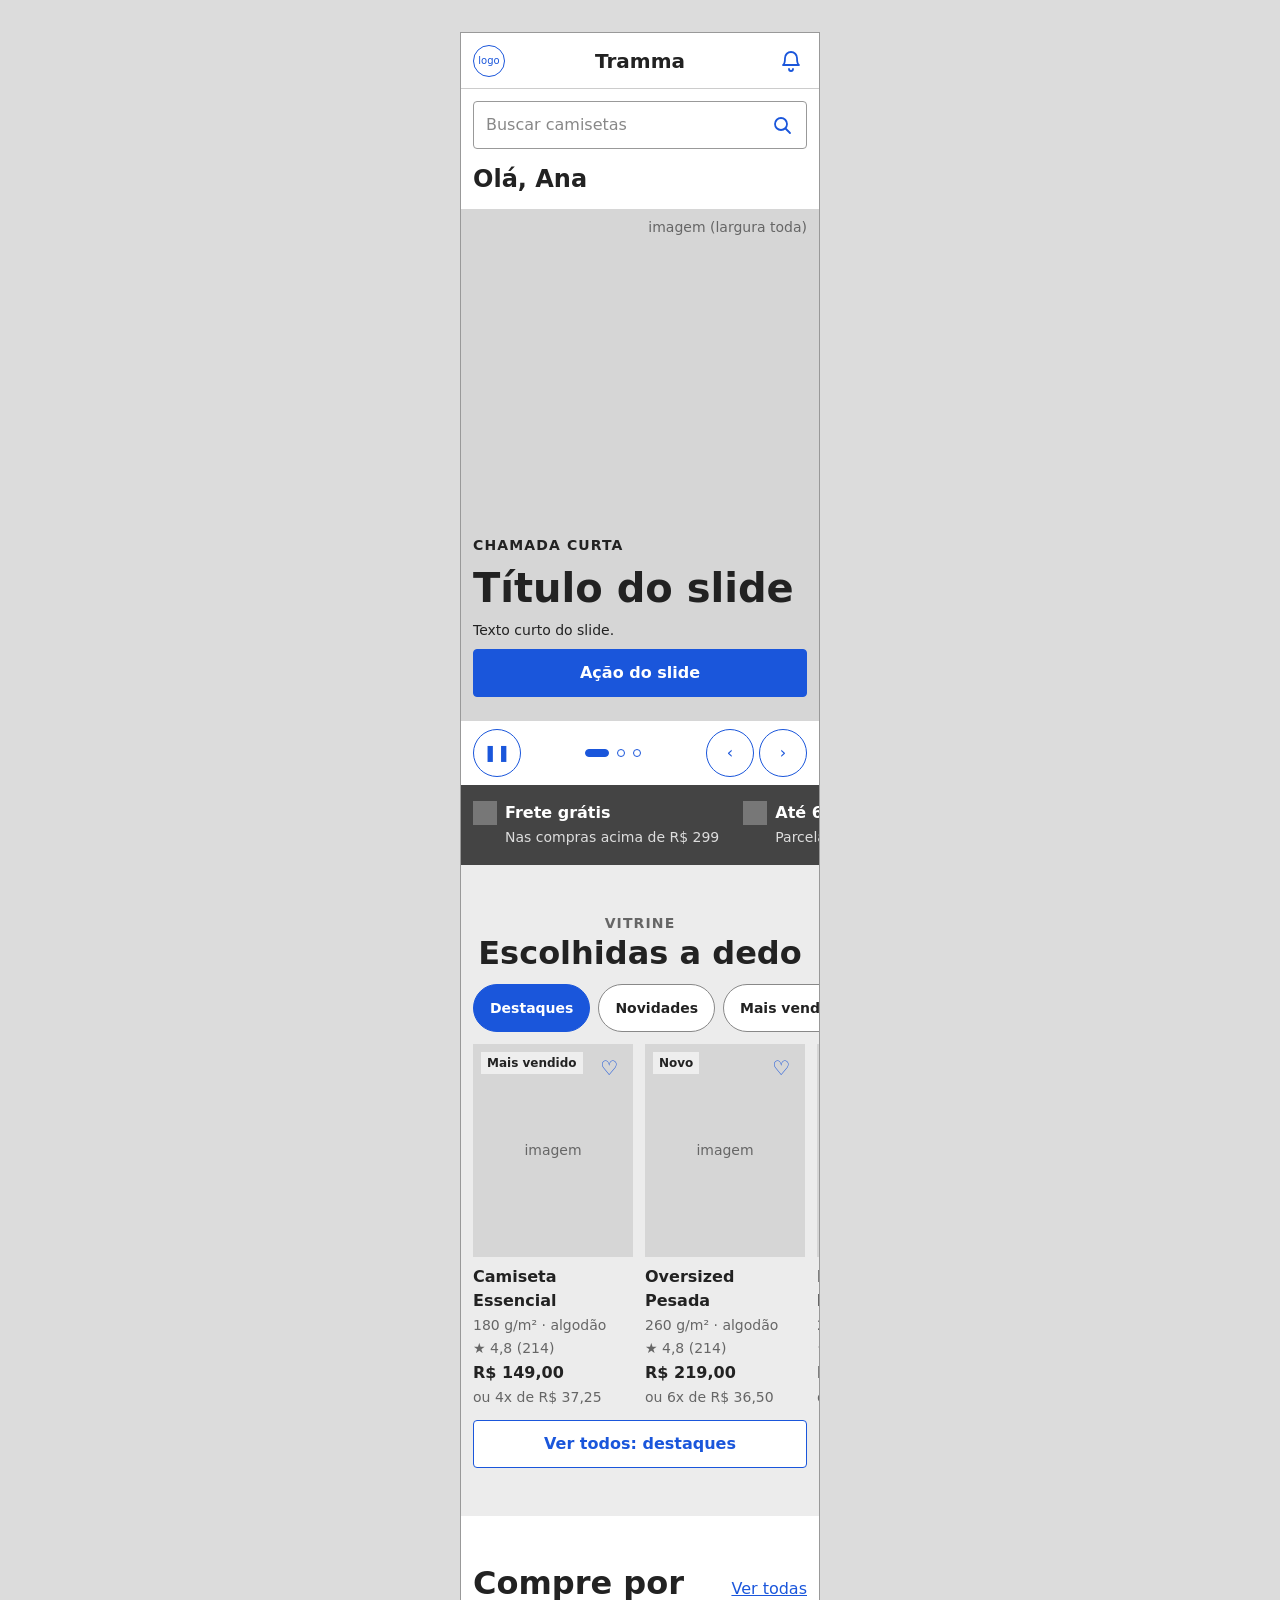
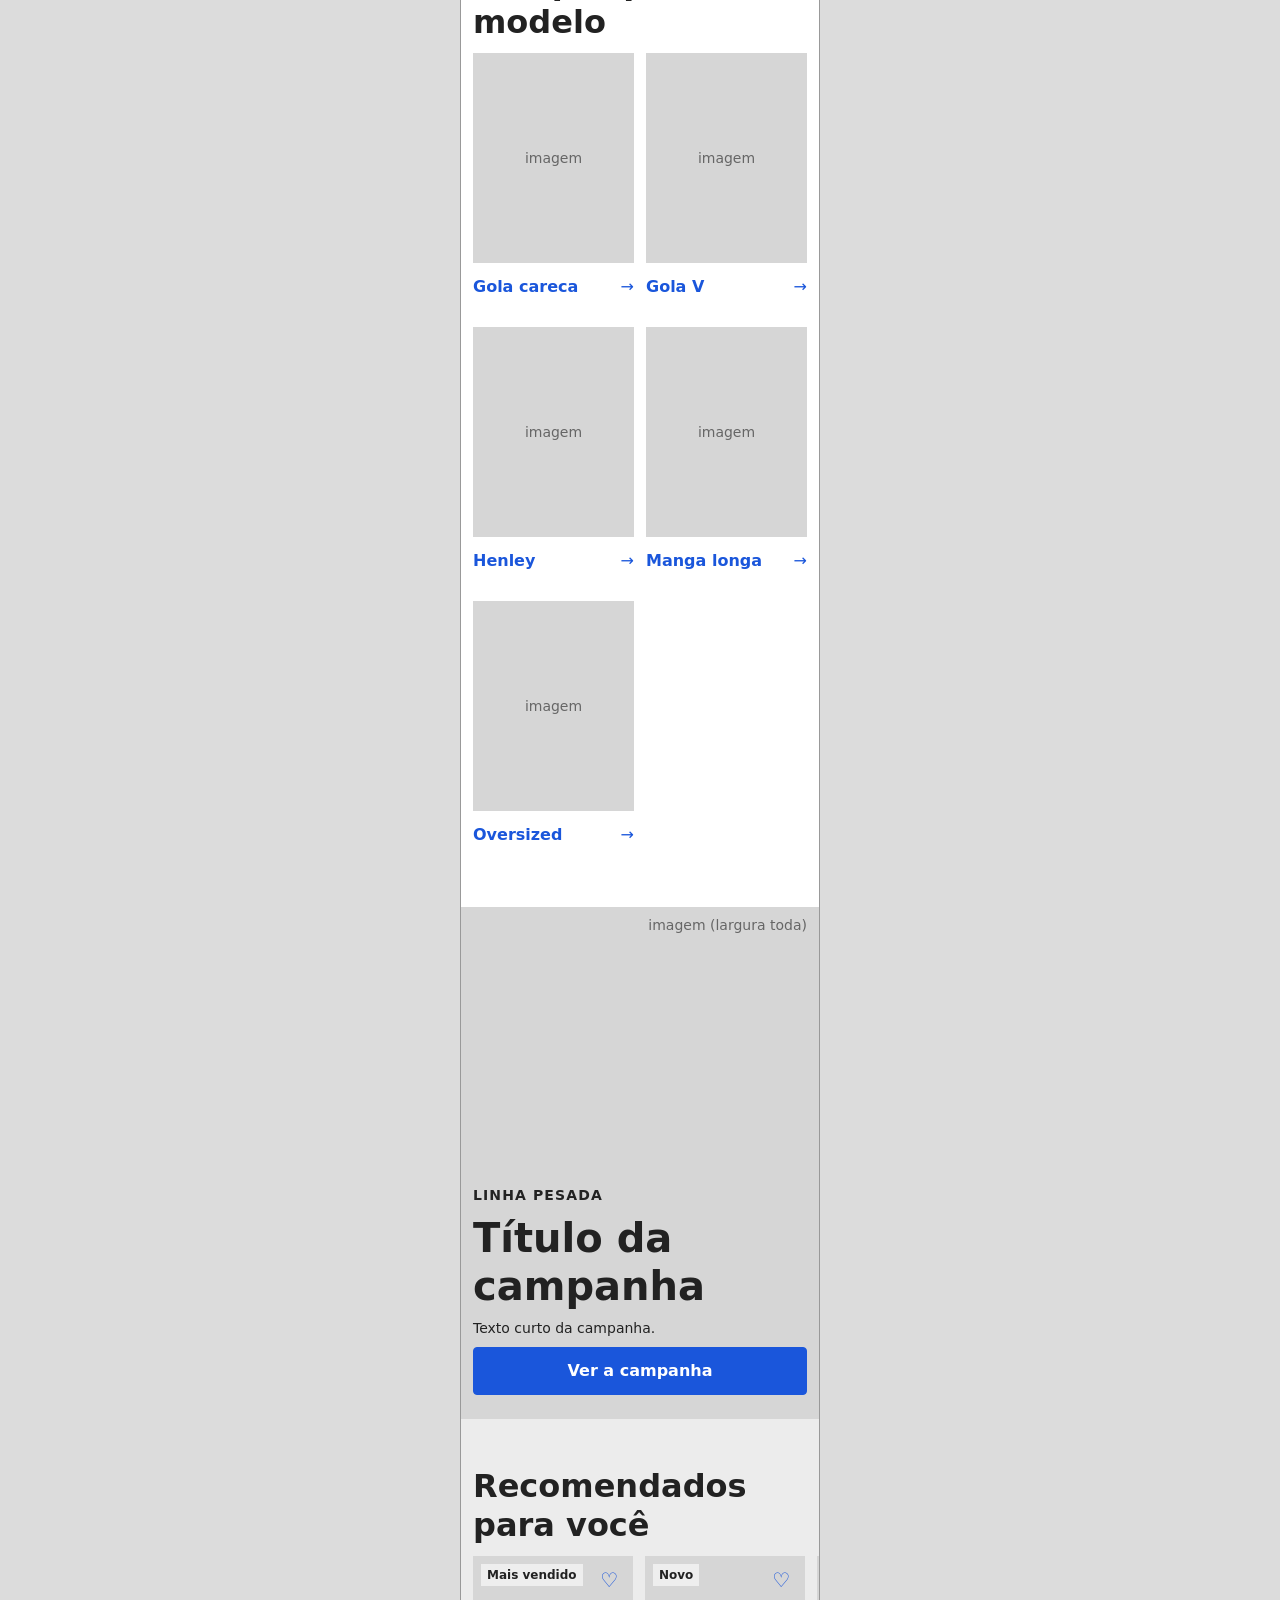
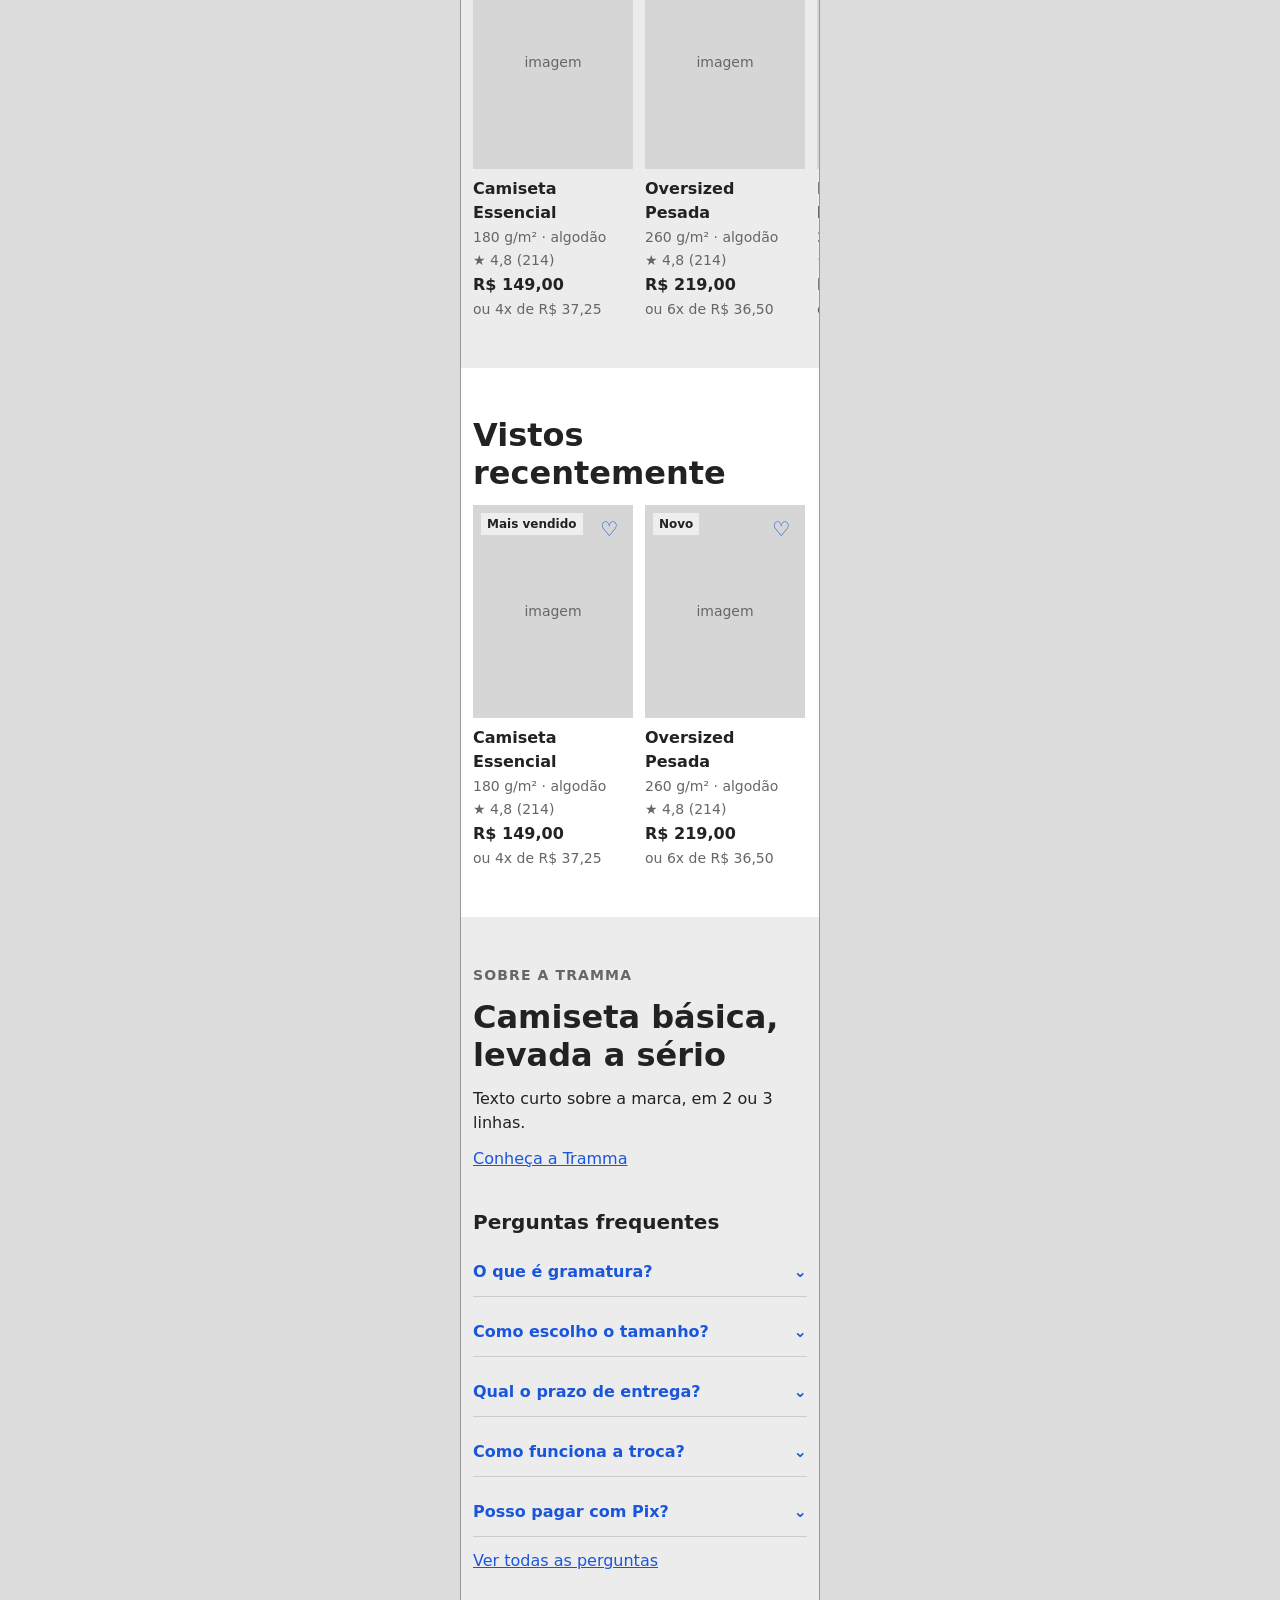
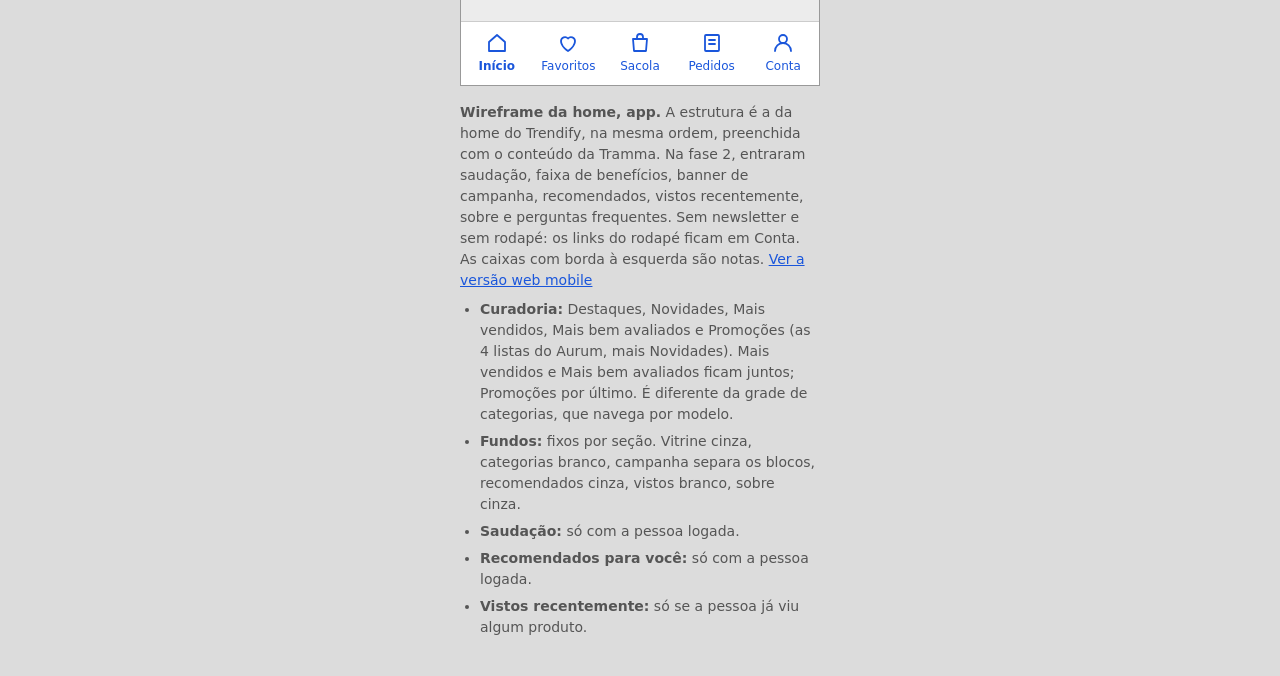
<file: wireframes/home-app.html>
<!doctype html>
<html lang="pt-BR">
<head>
  <meta charset="utf-8">
  <meta name="viewport" content="width=device-width, initial-scale=1">
  <title>Wireframe | Home app</title>
  <!-- Wireframe de baixa fidelidade: estrutura e conteúdo, sem fotos e sem interação.
       Cinza para tudo; azul só no que é clicável.
       Tamanhos na escala REAL do site (site/css/tokens.css), para dar para avaliar:
       texto 16 e 14 · títulos de seção 32 · slider e campanha 40 · saudação 24 ·
       pesos 400 e 600 · alvos de toque de 48px · margem lateral de 12px. -->
  <style>
    * { box-sizing: border-box; }
    body { margin: 0; padding: 32px 16px; font: 16px/1.5 system-ui, sans-serif; color: #222; background: #dcdcdc; }
    h2, h3, p { margin: 0; }
    h2 { font-size: 32px; line-height: 1.2; font-weight: 600; }
    .phone { width: 360px; margin: 0 auto; background: #fff; border: 1px solid #999; overflow: hidden; }
    .pad { padding: 0 12px; }
    .small { font-size: 14px; color: #666; }
    .eyebrow { font-size: 14px; font-weight: 600; text-transform: uppercase; letter-spacing: .08em; color: #666; }
    .link { color: #1a56db; text-decoration: underline; }
    .ico { width: 48px; height: 48px; display: inline-flex; align-items: center; justify-content: center; color: #1a56db; }
    .img { background: #d6d6d6; color: #666; font-size: 14px; display: flex; align-items: center; justify-content: center; position: relative; }
    /* Botões: 48px de altura e largura toda no celular e no app. */
    .btn { display: flex; align-items: center; justify-content: center; width: 100%; min-height: 48px; padding: 0 24px; border: 1px solid #1a56db; border-radius: 4px; color: #1a56db; background: #fff; font-size: 16px; font-weight: 600; }
    .btn.primary { background: #1a56db; color: #fff; }
    /* Barra superior (56px) */
    .bar { height: 56px; display: grid; grid-template-columns: 48px 1fr 48px; align-items: center; padding: 0 4px; border-bottom: 1px solid #ccc; text-align: center; }
    .bar-title { font-size: 20px; font-weight: 600; }
    .logo { font-size: 20px; font-weight: 600; letter-spacing: .08em; }
    .logo-box { width: 32px; height: 32px; margin: 0 8px; border: 1px solid #1a56db; border-radius: 50%; font-size: 10px; color: #1a56db; display: flex; align-items: center; justify-content: center; }
    .search { margin: 12px; height: 48px; border: 1px solid #999; border-radius: 4px; padding: 0 12px; color: #888; display: flex; align-items: center; justify-content: space-between; }
    .search .ico { width: 24px; }
    .greeting { padding: 0 12px 12px; font-size: 24px; font-weight: 600; }
    /* Slider e campanha: imagem na largura toda (512px), texto por cima, embaixo */
    .hero, .campaign { height: 512px; display: flex; flex-direction: column; justify-content: flex-end; gap: 8px; padding: 24px 12px; }
    .hero, .campaign { align-items: stretch; text-align: left; }
    .hero h2, .campaign h2 { font-size: 40px; color: #222; }
    .hero p, .campaign p { color: #222; }
    .hero .tag, .campaign .tag { position: absolute; top: 8px; right: 12px; }
    .ctrl { display: flex; align-items: center; justify-content: space-between; padding: 0 12px; height: 64px; }
    .round { width: 48px; height: 48px; border-radius: 50%; border: 1px solid #1a56db; color: #1a56db; display: inline-flex; align-items: center; justify-content: center; }
    .dots { display: flex; gap: 8px; } .dot { width: 8px; height: 8px; border-radius: 50%; border: 1px solid #1a56db; } .dot.on { width: 24px; border-radius: 4px; background: #1a56db; }
    /* Benefícios: faixa escura que rola para o lado */
    .benefits { background: #444; color: #fff; display: flex; gap: 24px; overflow: hidden; padding: 16px 12px; }
    .benefit { flex: 0 0 auto; display: grid; grid-template-columns: 24px auto; gap: 8px; align-items: start; }
    .benefit .img { width: 24px; height: 24px; background: #777; }
    .benefit strong { font-size: 16px; display: block; } .benefit span { font-size: 14px; color: #ddd; }
    /* Faixas com fundo fixo: cinza (background) e branco (card) */
    .band { padding: 48px 12px; display: grid; gap: 12px; }
    .band.gray { background: #ececec; } .band.white { background: #fff; }
    .center { text-align: center; }
    .row { display: flex; align-items: baseline; justify-content: space-between; gap: 12px; }
    .row .link { white-space: nowrap; }
    /* Chips: 48px de altura, rolam para o lado */
    .chips { display: flex; gap: 8px; overflow: hidden; margin: 0 -12px; padding: 0 12px; }
    .chip { flex: none; min-height: 48px; padding: 0 16px; border: 1px solid #888; border-radius: 999px; display: flex; align-items: center; font-size: 14px; font-weight: 600; color: #222; background: #fff; }
    .chip.on { background: #1a56db; border-color: #1a56db; color: #fff; }
    /* Cards de produto: 160px de largura, imagem 3:4 */
    .rail { display: flex; gap: 12px; overflow: hidden; margin: 0 -12px; padding: 0 12px; }
    .card { flex: 0 0 160px; display: grid; gap: 2px; }
    .card .img { height: 213px; margin-bottom: 6px; }
    .badge { position: absolute; top: 8px; left: 8px; background: #eee; color: #222; font-size: 12px; font-weight: 600; padding: 2px 6px; }
    .fav { position: absolute; top: 4px; right: 4px; width: 40px; height: 40px; display: flex; align-items: center; justify-content: center; color: #1a56db; font-size: 20px; }
    .card .name { font-weight: 600; } .card .price { font-weight: 600; }
    /* Categorias: 2 colunas, imagem 4:5 e nome com seta */
    .cats { display: grid; grid-template-columns: 1fr 1fr; gap: 16px 12px; }
    .cat .img { height: 210px; }
    .cat span { min-height: 48px; display: flex; align-items: center; justify-content: space-between; font-weight: 600; color: #1a56db; }
    .cat b { font-weight: 400; }
    /* Newsletter */
    .incentive { font-size: 20px; font-weight: 600; }
    label { font-size: 14px; font-weight: 600; margin-top: 8px; }
    .field { height: 48px; border: 1px solid #999; border-radius: 4px; background: #fff; }
    /* Sobre e perguntas */
    .faq-title { font-size: 20px; font-weight: 600; margin-top: 24px; }
    .acc { min-height: 48px; display: flex; align-items: center; justify-content: space-between; border-bottom: 1px solid #ccc; font-weight: 600; color: #1a56db; }
    /* Rodapé preto */
    .footer { background: #1f1f1f; color: #fff; padding: 48px 12px 32px; display: grid; gap: 12px; }
    .footer .acc { color: #fff; border-color: #555; }
    .footer .small { color: #ccc; }
    .social { display: flex; gap: 0; margin-left: -12px; color: #fff; }
    .social svg { width: 48px; height: 48px; padding: 12px; }
    /* Bottom nav do app (64px) */
    .bottomnav { height: 64px; display: grid; grid-template-columns: repeat(5, 1fr); border-top: 1px solid #ccc; text-align: center; font-size: 12px; color: #1a56db; }
    .bottomnav span { display: grid; justify-items: center; align-content: center; gap: 2px; }
    .bottomnav .on { font-weight: 600; }
    .notes { max-width: 360px; margin: 16px auto 0; color: #555; font-size: 14px; }
    .notes ul { padding-left: 20px; margin: 8px 0 0; } .notes li { margin-bottom: 6px; } .notes p { margin: 0; }
  </style>
</head>
<body>
  <div class="phone">

    <!-- 1. Barra do app: logo, título e notificações (56px) -->
    <div class="bar"><span class="logo-box">logo</span><span class="bar-title">Tramma</span><span class="ico"><svg width="24" height="24" viewBox="0 0 24 24" fill="none" stroke="currentColor" stroke-width="1.8" stroke-linecap="round" stroke-linejoin="round" aria-hidden="true"><path d="M6 9a6 6 0 0 1 12 0c0 6 2 7 2 7H4s2-1 2-7"/><path d="M10 20a2 2 0 0 0 4 0"/></svg></span></div>

    <!-- 2. Busca (48px) -->
    <div class="search">Buscar camisetas<span class="ico"><svg width="24" height="24" viewBox="0 0 24 24" fill="none" stroke="currentColor" stroke-width="1.8" stroke-linecap="round" stroke-linejoin="round" aria-hidden="true"><circle cx="11" cy="11" r="6"/><path d="M20 20l-4.5-4.5"/></svg></span></div>

    <!-- 3. Saudação (24px) -->
    <p class="greeting">Olá, Ana</p>

    <!-- 4. Slider: imagem na largura toda, texto e botão por cima -->
    <section class="img hero" style="position:relative">
      <span class="small tag">imagem (largura toda)</span>
      <p class="eyebrow">Chamada curta</p>
      <h2>Título do slide</h2>
      <p>Texto curto do slide.</p>
      <span class="btn primary">Ação do slide</span>
    </section>
    <div class="ctrl"><span class="round">❚❚</span><span class="dots"><span class="dot on"></span><span class="dot"></span><span class="dot"></span></span><span><span class="round">‹</span> <span class="round">›</span></span></div>

    <!-- 5. Benefícios -->
    <div class="benefits">
      <div class="benefit"><div class="img"></div><div><strong>Frete grátis</strong><span>Nas compras acima de R$ 299</span></div></div>
      <div class="benefit"><div class="img"></div><div><strong>Até 6x sem juros</strong><span>Parcela mínima de R$ 30</span></div></div>
      <div class="benefit"><div class="img"></div><div><strong>Primeira troca grátis</strong><span>Em até 30 dias depois da entrega</span></div></div>
      <div class="benefit"><div class="img"></div><div><strong>5% off no Pix</strong><span>Desconto no valor dos produtos</span></div></div>
    </div>

    <!-- 6. Vitrine (fundo cinza): curadoria por momento -->
    <section class="band gray">
      <div class="center"><p class="eyebrow">Vitrine</p><h2>Escolhidas a dedo</h2></div>
      <div class="chips"><span class="chip on">Destaques</span><span class="chip">Novidades</span><span class="chip">Mais vendidos</span><span class="chip">Mais bem avaliados</span><span class="chip">Promoções</span></div>
      <div class="rail">
        <div class="card"><div class="img">imagem<span class="badge">Mais vendido</span><span class="fav">♡</span></div><p class="name">Camiseta Essencial</p><p class="small">180 g/m² · algodão</p><p class="small">★ 4,8 (214)</p><p class="price">R$ 149,00</p><p class="small">ou 4x de R$ 37,25</p></div>
        <div class="card"><div class="img">imagem<span class="badge">Novo</span><span class="fav">♡</span></div><p class="name">Oversized Pesada</p><p class="small">260 g/m² · algodão</p><p class="small">★ 4,8 (214)</p><p class="price">R$ 219,00</p><p class="small">ou 6x de R$ 36,50</p></div>
        <div class="card"><div class="img">imagem<span class="badge">-17%</span><span class="fav">♡</span></div><p class="name">Henley manga longa</p><p class="small">220 g/m² · algodão</p><p class="small">★ 4,8 (214)</p><p class="price">R$ 199,00</p><p class="small">ou 6x de R$ 33,17</p></div>
      </div>
      <span class="btn">Ver todos: destaques</span>
    </section>

    <!-- 7. Categorias (fundo branco) -->
    <section class="band white">
      <div class="row"><h2>Compre por modelo</h2><span class="link">Ver todas</span></div>
      <div class="cats">
        <div class="cat"><div class="img">imagem</div><span>Gola careca<b>→</b></span></div>
        <div class="cat"><div class="img">imagem</div><span>Gola V<b>→</b></span></div>
        <div class="cat"><div class="img">imagem</div><span>Henley<b>→</b></span></div>
        <div class="cat"><div class="img">imagem</div><span>Manga longa<b>→</b></span></div>
        <div class="cat"><div class="img">imagem</div><span>Oversized<b>→</b></span></div>
      </div>
    </section>

    <!-- 8. Campanha: imagem na largura toda, texto e botão por cima -->
    <section class="img campaign" style="position:relative">
      <span class="small tag">imagem (largura toda)</span>
      <p class="eyebrow">Linha Pesada</p>
      <h2>Título da campanha</h2>
      <p>Texto curto da campanha.</p>
      <span class="btn primary">Ver a campanha</span>
    </section>

    <!-- 9. Recomendados para você (fundo cinza) -->
    <section class="band gray">
      <h2>Recomendados para você</h2>
      <div class="rail">
        <div class="card"><div class="img">imagem<span class="badge">Mais vendido</span><span class="fav">♡</span></div><p class="name">Camiseta Essencial</p><p class="small">180 g/m² · algodão</p><p class="small">★ 4,8 (214)</p><p class="price">R$ 149,00</p><p class="small">ou 4x de R$ 37,25</p></div>
        <div class="card"><div class="img">imagem<span class="badge">Novo</span><span class="fav">♡</span></div><p class="name">Oversized Pesada</p><p class="small">260 g/m² · algodão</p><p class="small">★ 4,8 (214)</p><p class="price">R$ 219,00</p><p class="small">ou 6x de R$ 36,50</p></div>
        <div class="card"><div class="img">imagem<span class="badge">-17%</span><span class="fav">♡</span></div><p class="name">Henley manga longa</p><p class="small">220 g/m² · algodão</p><p class="small">★ 4,8 (214)</p><p class="price">R$ 199,00</p><p class="small">ou 6x de R$ 33,17</p></div>
      </div>
    </section>

    <!-- 10. Vistos recentemente (fundo branco) -->
    <section class="band white">
      <h2>Vistos recentemente</h2>
      <div class="rail">
        <div class="card"><div class="img">imagem<span class="badge">Mais vendido</span><span class="fav">♡</span></div><p class="name">Camiseta Essencial</p><p class="small">180 g/m² · algodão</p><p class="small">★ 4,8 (214)</p><p class="price">R$ 149,00</p><p class="small">ou 4x de R$ 37,25</p></div>
        <div class="card"><div class="img">imagem<span class="badge">Novo</span><span class="fav">♡</span></div><p class="name">Oversized Pesada</p><p class="small">260 g/m² · algodão</p><p class="small">★ 4,8 (214)</p><p class="price">R$ 219,00</p><p class="small">ou 6x de R$ 36,50</p></div>
      </div>
    </section>

    <!-- Sobre a Tramma e perguntas frequentes (fundo cinza) -->
    <section class="band gray">
      <p class="eyebrow">Sobre a Tramma</p>
      <h2>Camiseta básica, levada a sério</h2>
      <p>Texto curto sobre a marca, em 2 ou 3 linhas.</p>
      <p><span class="link">Conheça a Tramma</span></p>
      <h3 class="faq-title">Perguntas frequentes</h3>
      <div class="acc">O que é gramatura?<span>⌄</span></div>
      <div class="acc">Como escolho o tamanho?<span>⌄</span></div>
      <div class="acc">Qual o prazo de entrega?<span>⌄</span></div>
      <div class="acc">Como funciona a troca?<span>⌄</span></div>
      <div class="acc">Posso pagar com Pix?<span>⌄</span></div>
      <p><span class="link">Ver todas as perguntas</span></p>
    </section>

    <!-- Bottom nav do app (64px): ícone e rótulo -->
    <nav class="bottomnav"><span class="on"><svg width="24" height="24" viewBox="0 0 24 24" fill="none" stroke="currentColor" stroke-width="1.8" stroke-linecap="round" stroke-linejoin="round" aria-hidden="true"><path d="M4 11l8-7 8 7v9H4z"/></svg>Início</span><span><svg width="24" height="24" viewBox="0 0 24 24" fill="none" stroke="currentColor" stroke-width="1.8" stroke-linecap="round" stroke-linejoin="round" aria-hidden="true"><path d="M12 20s-7-4.5-7-10a4 4 0 0 1 7-2.5A4 4 0 0 1 19 10c0 5.5-7 10-7 10z"/></svg>Favoritos</span><span><svg width="24" height="24" viewBox="0 0 24 24" fill="none" stroke="currentColor" stroke-width="1.8" stroke-linecap="round" stroke-linejoin="round" aria-hidden="true"><path d="M5 8h14l-1 12H6z"/><path d="M9 8V6a3 3 0 0 1 6 0v2"/></svg>Sacola</span><span><svg width="24" height="24" viewBox="0 0 24 24" fill="none" stroke="currentColor" stroke-width="1.8" stroke-linecap="round" stroke-linejoin="round" aria-hidden="true"><rect x="5" y="4" width="14" height="16" rx="1"/><path d="M9 9h6M9 13h6"/></svg>Pedidos</span><span><svg width="24" height="24" viewBox="0 0 24 24" fill="none" stroke="currentColor" stroke-width="1.8" stroke-linecap="round" stroke-linejoin="round" aria-hidden="true"><circle cx="12" cy="8" r="4"/><path d="M4 20a8 8 0 0 1 16 0"/></svg>Conta</span></nav>
  </div>

  <div class="notes">
    <p class="intro"><strong>Wireframe da home, app.</strong> A estrutura é a da home do Trendify, na mesma ordem, preenchida com o conteúdo da Tramma. Na fase 2, entraram saudação, faixa de benefícios, banner de campanha, recomendados, vistos recentemente, sobre e perguntas frequentes. Sem newsletter e sem rodapé: os links do rodapé ficam em Conta. As caixas com borda à esquerda são notas. <a class="link" href="home-web-mobile.html">Ver a versão web mobile</a></p>
    <ul>
      <li><strong>Curadoria:</strong> Destaques, Novidades, Mais vendidos, Mais bem avaliados e Promoções (as 4 listas do Aurum, mais Novidades). Mais vendidos e Mais bem avaliados ficam juntos; Promoções por último. É diferente da grade de categorias, que navega por modelo.</li>
      <li><strong>Fundos:</strong> fixos por seção. Vitrine cinza, categorias branco, campanha separa os blocos, recomendados cinza, vistos branco, sobre cinza.</li>
      <li><strong>Saudação:</strong> só com a pessoa logada.</li>
      <li><strong>Recomendados para você:</strong> só com a pessoa logada.</li>
      <li><strong>Vistos recentemente:</strong> só se a pessoa já viu algum produto.</li>
    </ul>
  </div>
</body>
</html>
</file>
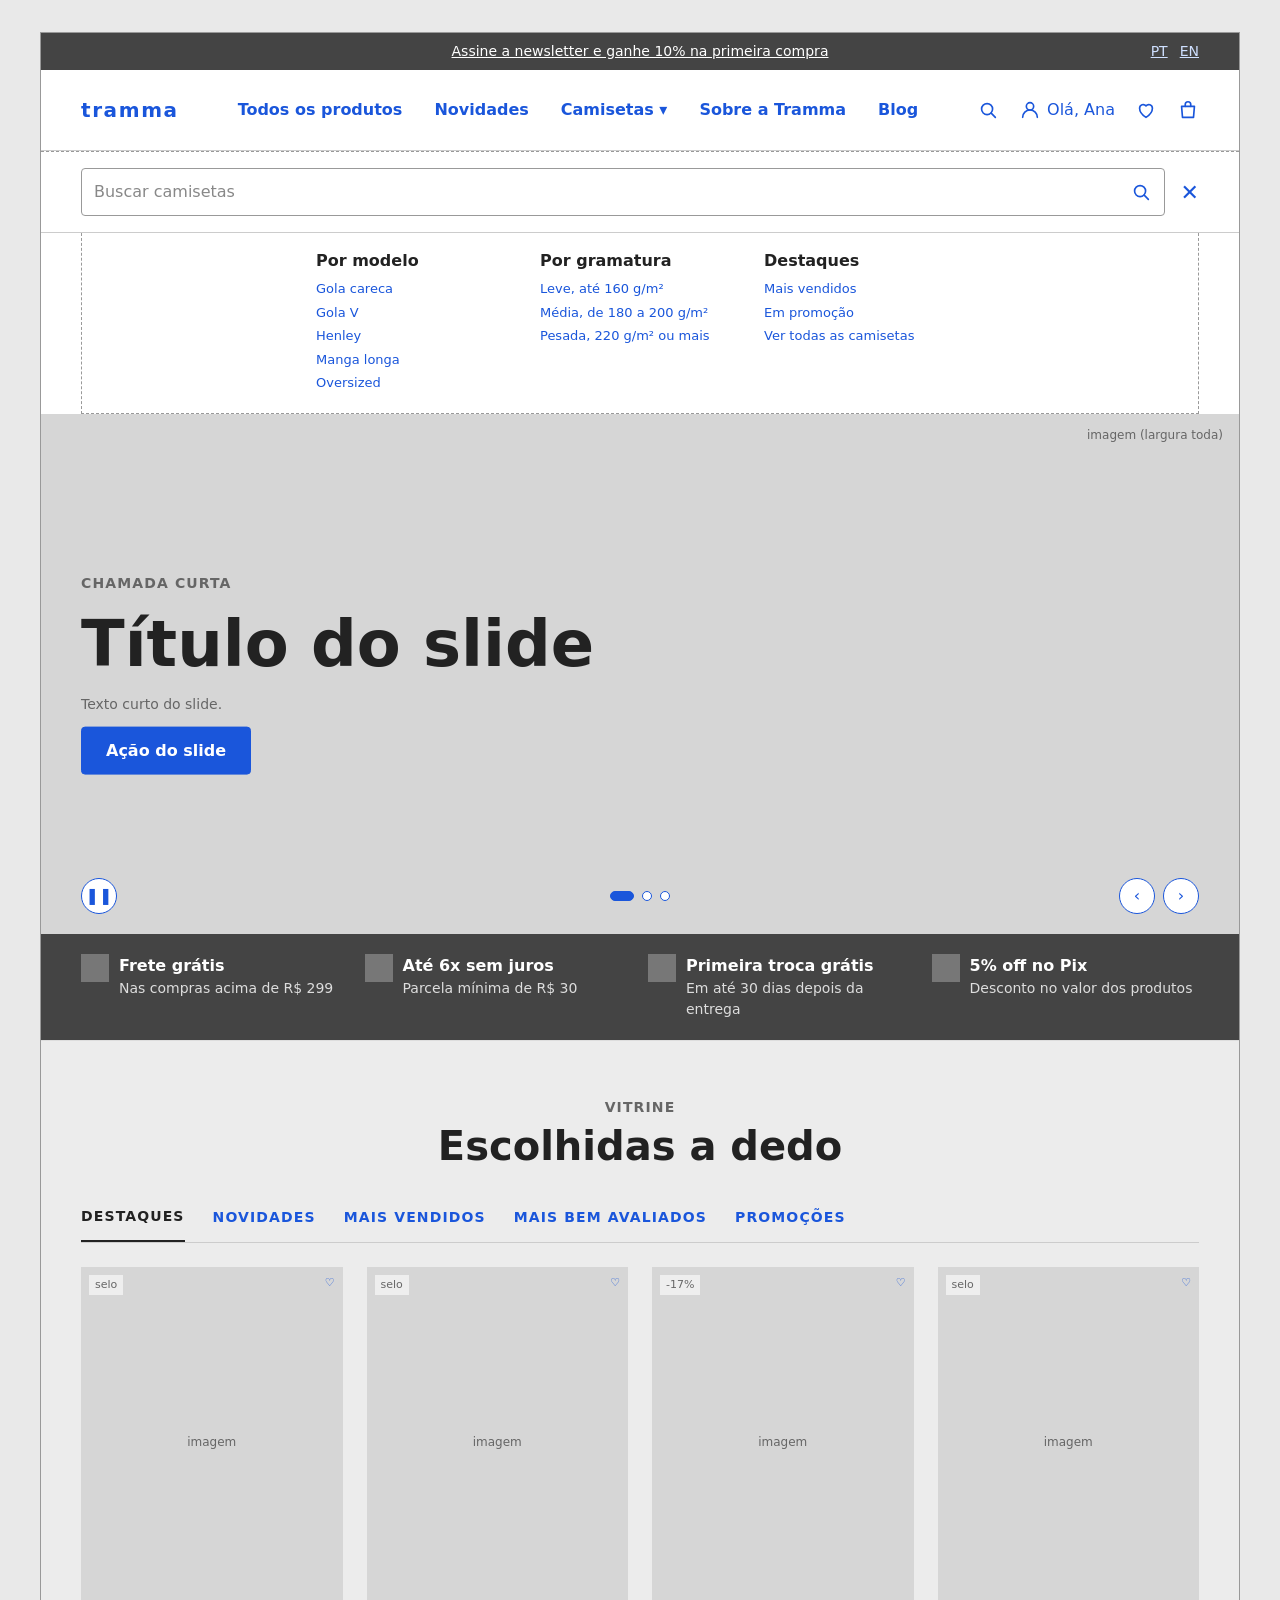
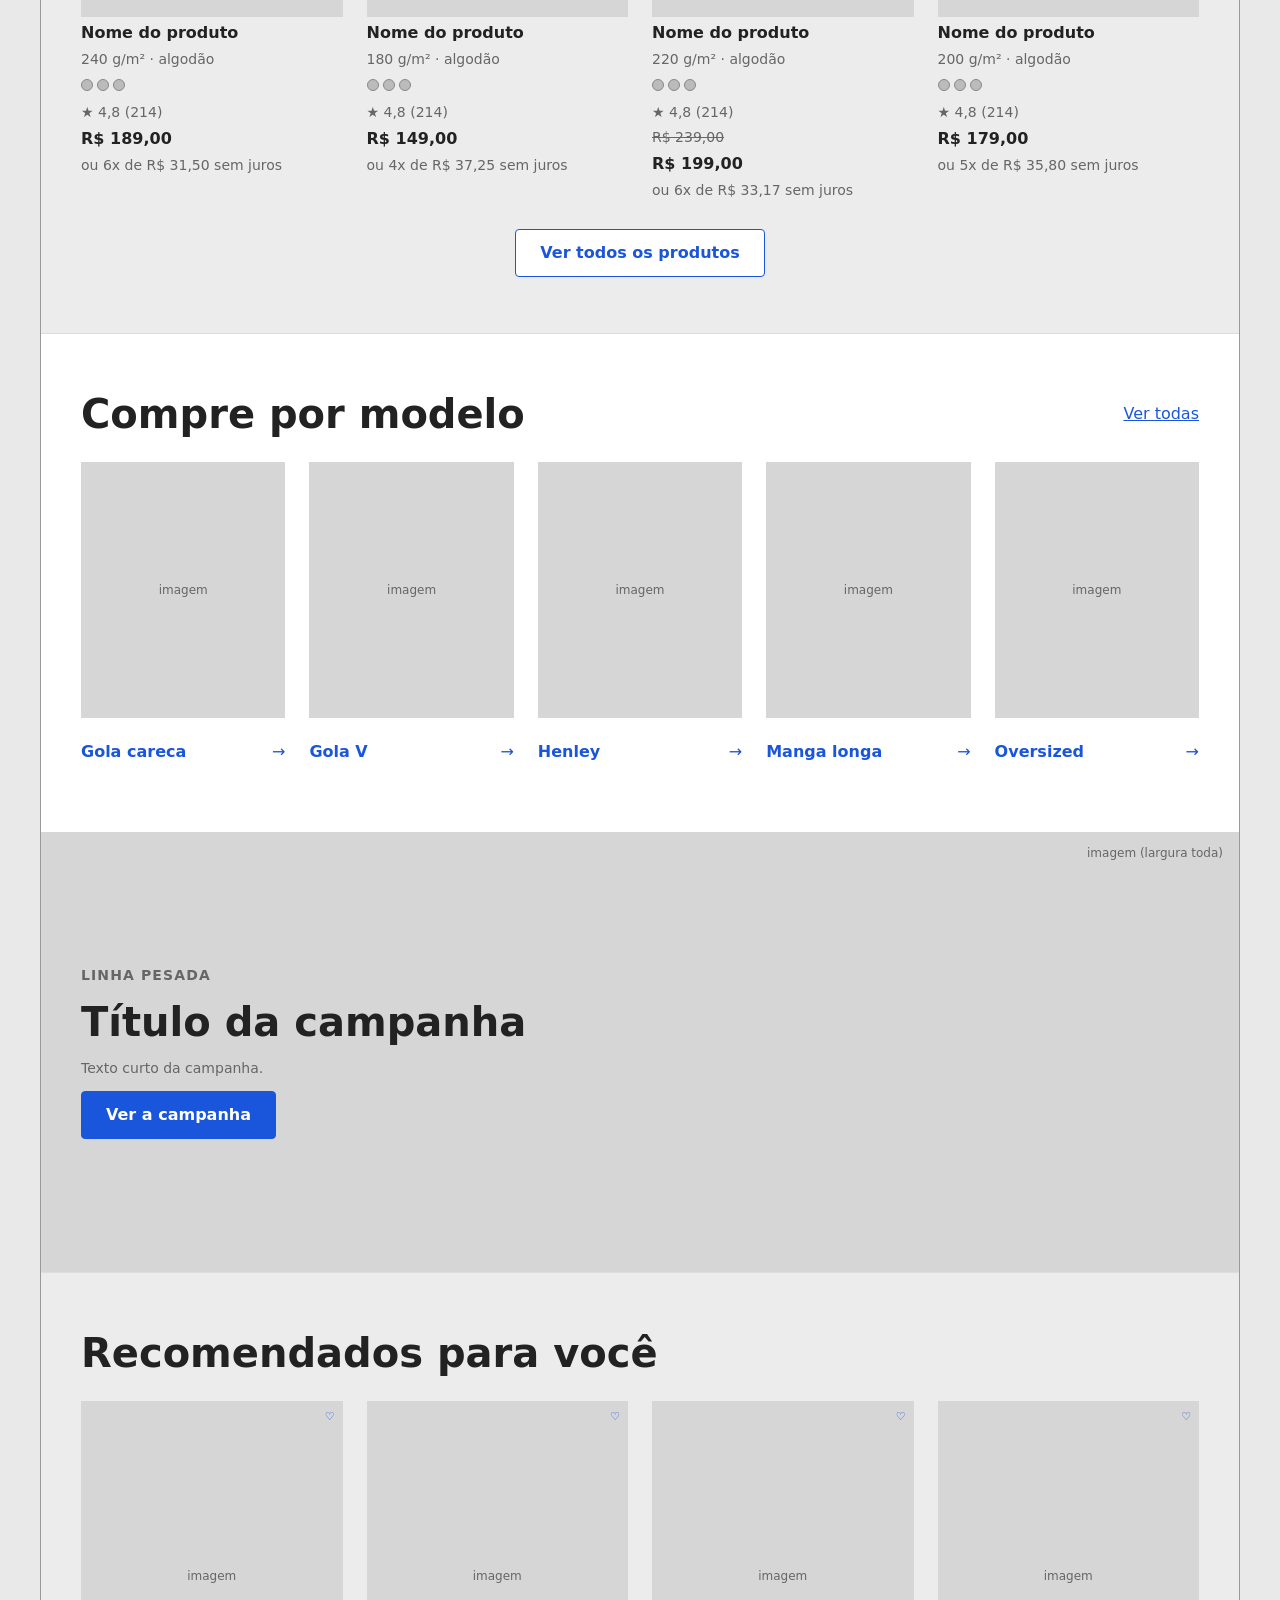
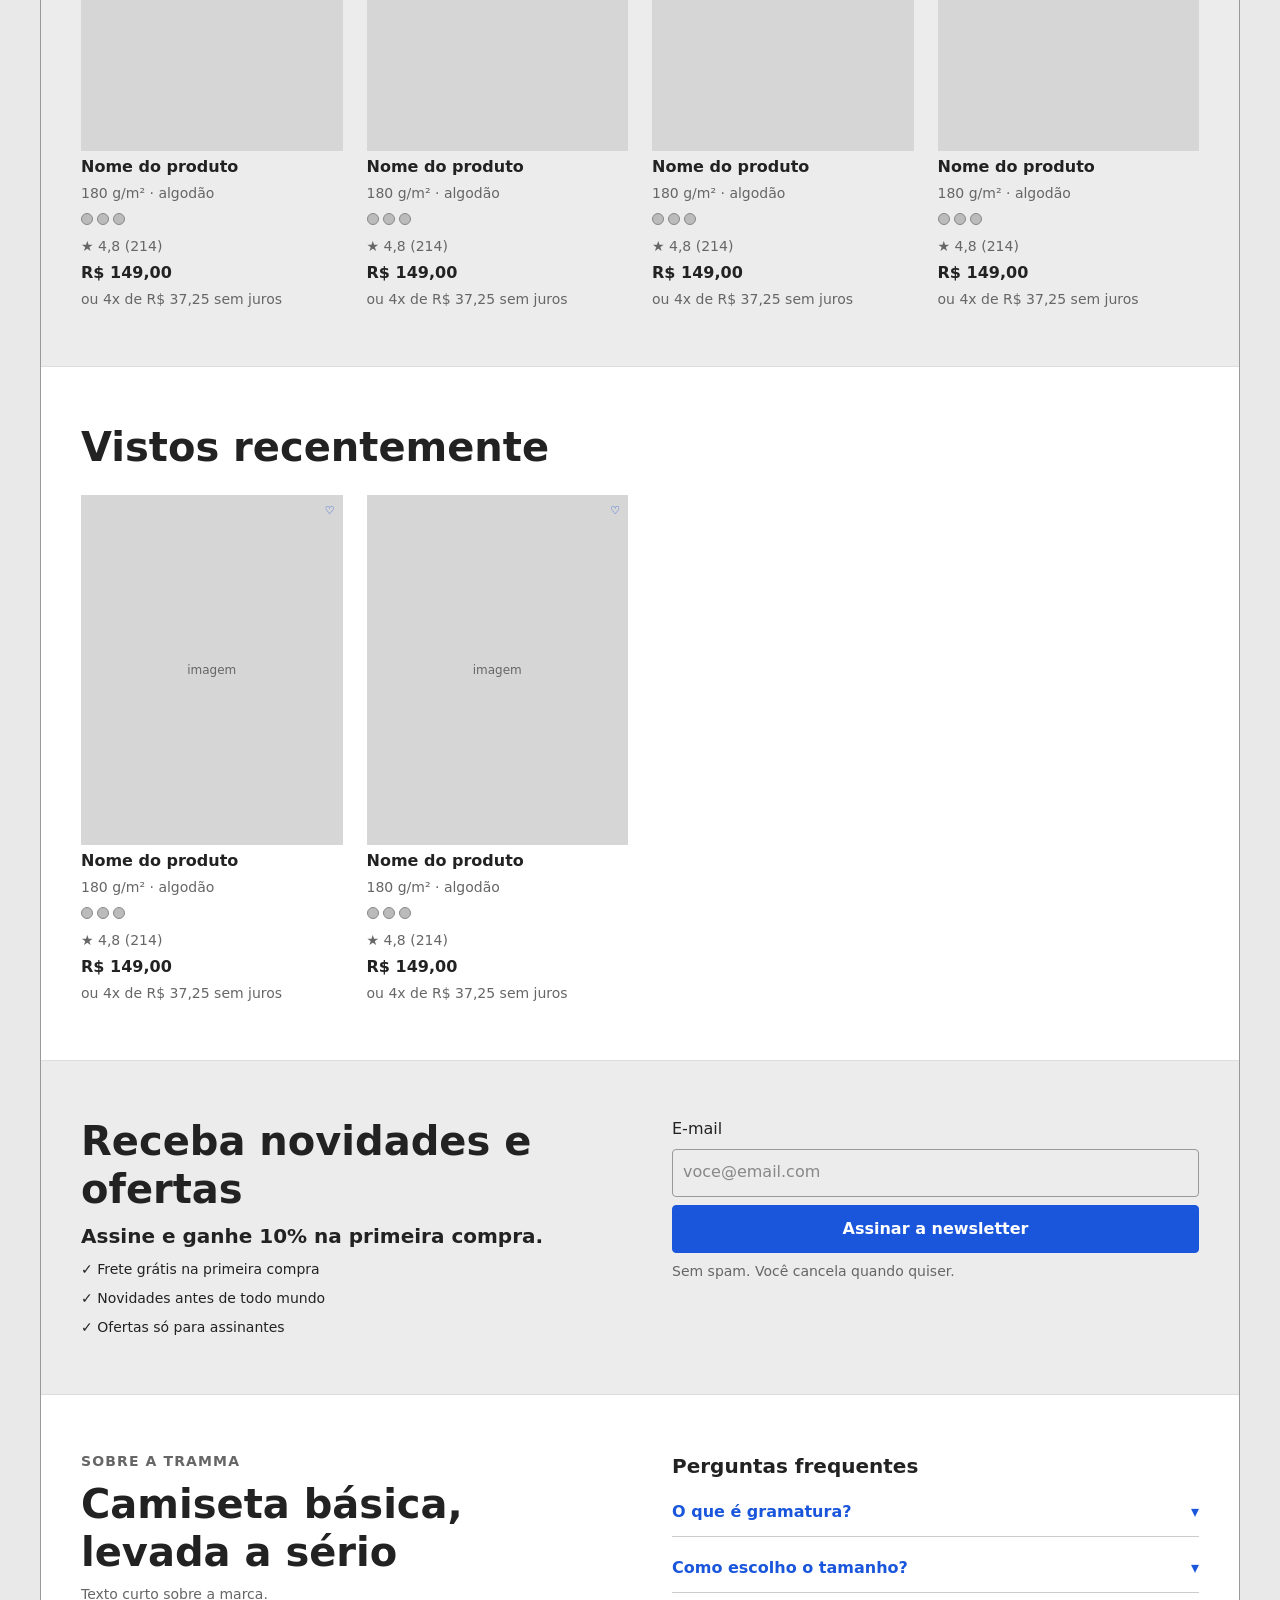
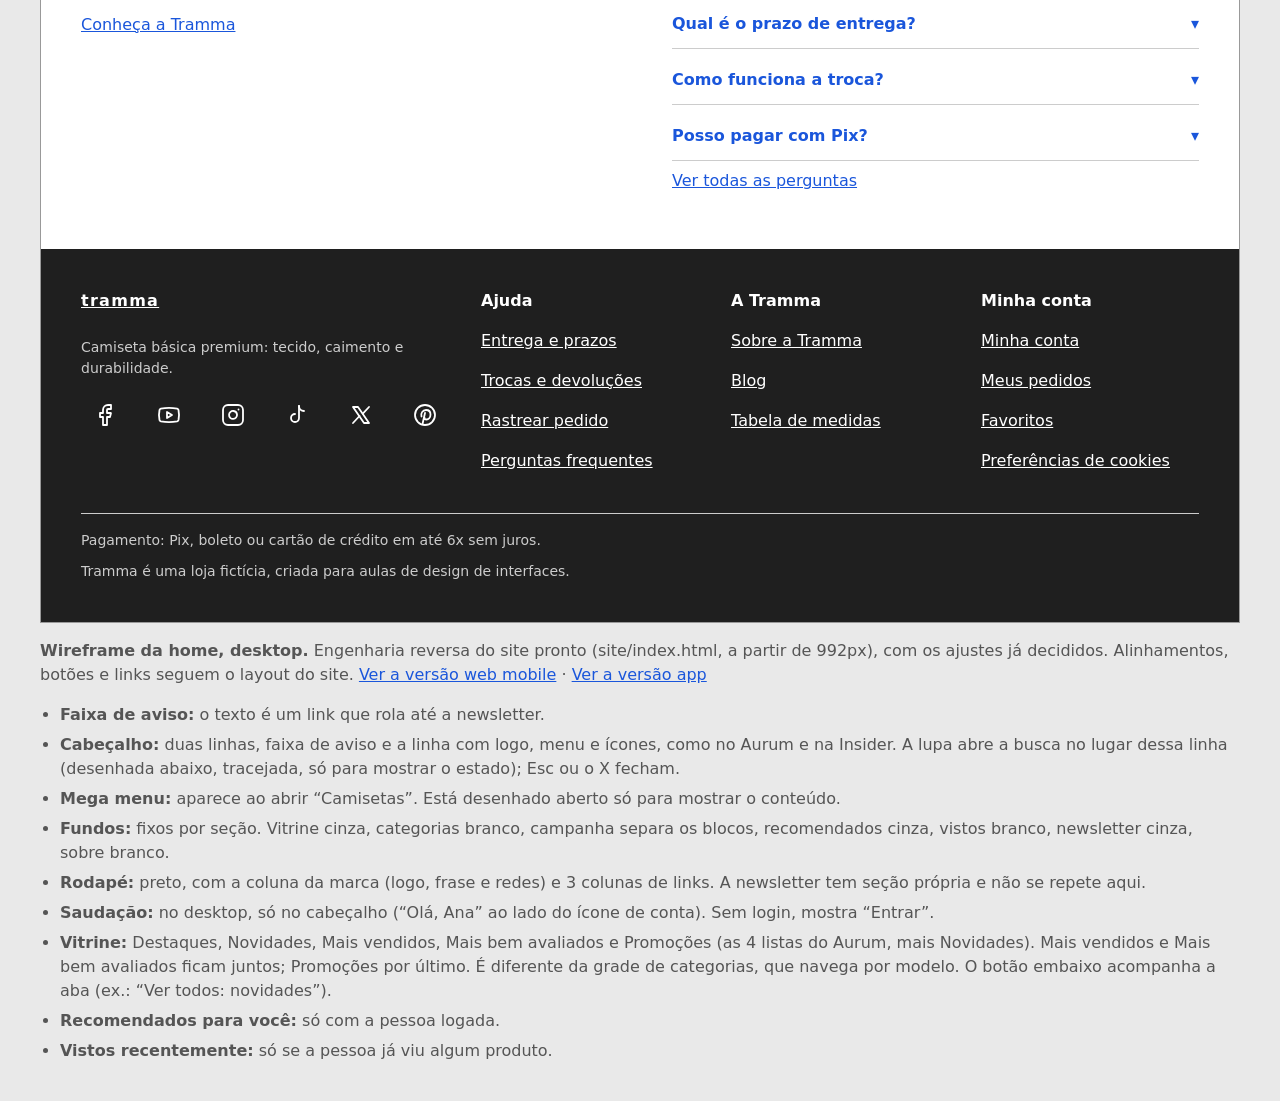
<file: wireframes/home-desktop.html>
<!doctype html>
<html lang="pt-BR">
<head>
  <meta charset="utf-8">
  <meta name="viewport" content="width=device-width, initial-scale=1">
  <title>Wireframe | Home desktop</title>
  <!-- Wireframe de baixa fidelidade feito por engenharia reversa do site pronto
       (site/index.html, a partir de 992px), já com os ajustes decididos.
       Sem fotos, sem interação. Cinza para tudo; azul só no que é clicável.
       Alinhamentos, botões e links seguem o layout do site. -->
  <style>
    * { box-sizing: border-box; }
    body { margin: 0; padding: 32px 16px; font: 14px/1.4 system-ui, sans-serif; color: #222; background: #e9e9e9; }
    .screen { width: 1200px; margin: 0 auto; background: #fff; border: 1px solid #999; }
    .wrap { padding: 0 40px; }
    .row { display: flex; align-items: center; justify-content: space-between; gap: 16px; }
    .box { background: #d6d6d6; display: flex; align-items: center; justify-content: center; color: #666; font-size: 12px; }
    .link { color: #1a56db; text-decoration: underline; }
    /* Dois tipos de botão, como no site: primário (cheio) e contorno. */
    .btn { color: #1a56db; border: 1px solid #1a56db; border-radius: 4px; padding: 10px 18px; font-size: 13px; white-space: nowrap; display: inline-block; background: #fff; }
    .btn.primary { background: #1a56db; color: #fff; }
    .ico { color: #1a56db; display: inline-flex; align-items: center; gap: 6px; }
    .title { font-weight: 600; font-size: 26px; }
    .eyebrow { font-size: 12px; color: #666; text-transform: uppercase; letter-spacing: .05em; }
    .small { font-size: 12px; color: #666; }
    section.wrap { padding: 56px 40px; border-top: 1px solid #ddd; }
    .head-center { text-align: center; display: grid; gap: 4px; justify-items: center; }
    .foot-center { text-align: center; margin-top: 28px; }
    /* Faixa de aviso e cabeçalho */
    .announce { background: #444; color: #fff; padding: 8px 40px; font-size: 12px; display: grid; grid-template-columns: 1fr auto 1fr; align-items: center; }
    .announce > span:first-child { grid-column: 2; }
    .announce .lang { justify-self: end; }
    .announce .lang span { color: #cfe0ff; text-decoration: underline; margin-left: 12px; }
    .header { padding: 16px 40px; border-bottom: 1px solid #ccc; }
    .logo { font-weight: 700; font-size: 20px; letter-spacing: .08em; color: #1a56db; }
    .search { flex: 0 1 420px; border: 1px solid #999; border-radius: 4px; padding: 10px; color: #888; display: flex; align-items: center; justify-content: space-between; }
    .nav { padding: 12px 40px; border-bottom: 1px solid #ccc; display: flex; justify-content: center; gap: 36px; color: #1a56db; }
    .mega { margin: 0 40px; border: 1px dashed #999; border-top: 0; padding: 16px; display: grid; grid-template-columns: repeat(3, 200px); gap: 24px; justify-content: center; }
    .mega strong { display: block; margin-bottom: 6px; }
    .mega span { display: block; color: #1a56db; font-size: 13px; margin-bottom: 4px; }
    /* Slider e campanha: imagem na largura toda, texto por cima, à esquerda */
    .hero, .campaign { position: relative; background: #d6d6d6; }
    .hero { height: 520px; } .campaign { height: 440px; }
    .hero > .box, .campaign > .box { position: absolute; top: 12px; right: 16px; background: none; }
    .overlay { position: absolute; left: 40px; top: 50%; transform: translateY(-50%); max-width: 420px; display: grid; gap: 12px; justify-items: start; }
    .overlay .title { font-size: 36px; }
    .hero-ctrl { position: absolute; left: 40px; right: 40px; bottom: 20px; display: grid; grid-template-columns: 1fr auto 1fr; align-items: center; }
    .hero-ctrl .arrows { justify-self: end; display: flex; gap: 8px; }
    .round { width: 36px; height: 36px; border-radius: 50%; border: 1px solid #1a56db; background: #fff; color: #1a56db; display: inline-flex; align-items: center; justify-content: center; }
    .dots { display: flex; gap: 8px; }
    .dot { width: 10px; height: 10px; border-radius: 50%; border: 1px solid #1a56db; background: #fff; }
    .dot.on { background: #1a56db; width: 24px; border-radius: 5px; }
    /* Benefícios: faixa escura, ícone, título e texto curto */
    .benefits { display: grid; grid-template-columns: repeat(4, 1fr); gap: 16px; padding: 20px 40px; background: #444; color: #fff; }
    .benefit { display: grid; grid-template-columns: 28px 1fr; gap: 10px; align-items: start; }
    .benefit .box { height: 28px; background: #777; }
    .benefit .small { color: #ddd; }
    /* Vitrine com abas */
    .tabs { display: flex; gap: 28px; border-bottom: 1px solid #ccc; margin: 24px 0; }
    .tabs span { padding: 10px 0; color: #1a56db; font-size: 12px; text-transform: uppercase; letter-spacing: .05em; }
    .tabs .on { border-bottom: 2px solid #222; color: #222; font-weight: 600; }
    .grid4 { display: grid; grid-template-columns: repeat(4, 1fr); gap: 24px; }
    .card .box { height: 300px; position: relative; }
    .card .box span { position: absolute; top: 8px; font-size: 11px; }
    .card .tl { left: 8px; background: #eee; padding: 2px 6px; } .card .tr { right: 8px; color: #1a56db; }
    .card p { margin: 4px 0 0; }
    .sw i { display: inline-block; width: 12px; height: 12px; border-radius: 50%; border: 1px solid #888; margin-right: 4px; background: #bbb; }
    /* Categorias */
    .cats { display: grid; grid-template-columns: repeat(5, 1fr); gap: 24px; margin-top: 24px; }
    .cat .box { height: 220px; }
    .cat span { display: flex; justify-content: space-between; margin-top: 10px; color: #1a56db; }
    .cat b { font-weight: 400; }
    /* Sobre, perguntas e newsletter: duas colunas */
    .two { display: grid; grid-template-columns: 1fr 1fr; gap: 64px; align-items: start; }
    .two > div { display: grid; gap: 8px; justify-items: start; }
    .acc { width: 100%; display: flex; justify-content: space-between; border-bottom: 1px solid #ccc; padding: 12px 0; color: #1a56db; }
    .field { width: 100%; border: 1px solid #999; border-radius: 4px; padding: 10px; color: #888; }
    /* Rodapé */
    /* Rodapé preto: fundo escuro, texto claro; links sublinhados. */
    .footer { background: #1f1f1f; color: #fff; padding: 40px; }
    .footer .cols { display: grid; grid-template-columns: 1.4fr 1fr 1fr 1fr; gap: 32px; }
    .footer strong { display: block; margin-bottom: 8px; }
    .footer .cols span { display: block; color: #fff; font-size: 13px; margin-bottom: 6px; text-decoration: underline; }
    .footer .logo { color: #fff; }
    .footer .small { color: #ccc; }
    .social { display: inline-flex; gap: 16px; color: #fff; }
    section.wrap.gray { background: #ececec; }
    section.wrap.white { background: #fff; }
    .notes { max-width: 1200px; margin: 16px auto 0; color: #555; }
    .notes ul { padding-left: 20px; margin: 8px 0 0; } .notes li { margin-bottom: 6px; }
    /* ---------- Escala REAL do site (site/css/tokens.css) ----------
       Texto 16 e 14 · títulos de seção 40 · slider 64 · campanha 40 ·
       saudação 24 · pesos 400 e 600 · alvos de 48px. Vem por último para
       valer sobre as regras acima. */
    body { font-size: 16px; line-height: 1.5; }
    .title { font-size: 40px; line-height: 1.2; font-weight: 600; }
    .hero .overlay .title { font-size: 64px; }
    .campaign .overlay .title { font-size: 40px; }
    .overlay { max-width: 520px; }
    .eyebrow { font-size: 14px; font-weight: 600; letter-spacing: .08em; }
    .small { font-size: 14px; }
    .btn { display: inline-flex; align-items: center; justify-content: center; min-height: 48px; padding: 0 24px; font-size: 16px; font-weight: 600; }
    .announce { font-size: 14px; }
    .logo { font-weight: 600; }
    .search { height: 48px; padding: 0 12px; }
    .nav { padding: 0; border: 0; gap: 32px; font-weight: 600; }
    .searchopen { border-top: 1px dashed #999; } .nav span { min-height: 48px; display: inline-flex; align-items: center; }
    .tabs span { font-size: 14px; font-weight: 600; letter-spacing: .08em; min-height: 48px; display: inline-flex; align-items: center; padding: 0; }
    .card .box { height: 350px; }
    .card p:first-of-type { font-weight: 600; }
    .cat .box { height: 256px; }
    .cat span { min-height: 48px; align-items: center; font-weight: 600; }
    .acc { min-height: 48px; align-items: center; padding: 0; font-weight: 600; }
    .field { height: 48px; }
    .benefit strong { font-size: 16px; }
    .footer strong { font-size: 16px; }
    .footer .cols span { font-size: 16px; margin-bottom: 0; min-height: 40px; display: flex; align-items: center; }
    .social svg { width: 48px; height: 48px; padding: 12px; }
    .greeting { font-size: 24px; font-weight: 600; }
    .faq-title { font-size: 20px; font-weight: 600; }
    .incentive { font-size: 20px; font-weight: 600; }
  </style>
</head>
<body>
  <div class="screen">

    <!-- Faixa de aviso: texto no centro, idioma à direita -->
    <div class="announce"><span style="text-decoration:underline">Assine a newsletter e ganhe 10% na primeira compra</span><span class="lang"><span>PT</span><span>EN</span></span></div>

    <!-- Cabeçalho em UMA linha, como no Aurum e na Insider: logo · menu (centro) · busca, conta, favoritos e sacola.
         "Mais vendidos" saiu do menu: a curadoria já está na home. -->
    <div class="header row">
      <span class="logo">tramma</span>
      <div class="nav"><span>Todos os produtos</span><span>Novidades</span><span>Camisetas ▾</span><span>Sobre a Tramma</span><span>Blog</span></div>
      <div class="row" style="gap:20px">
        <span class="ico"><svg width="22" height="22" viewBox="0 0 24 24" fill="none" stroke="currentColor" stroke-width="1.8" stroke-linecap="round" stroke-linejoin="round" aria-hidden="true"><circle cx="11" cy="11" r="6"/><path d="M20 20l-4.5-4.5"/></svg></span>
        <span class="ico"><svg width="22" height="22" viewBox="0 0 24 24" fill="none" stroke="currentColor" stroke-width="1.8" stroke-linecap="round" stroke-linejoin="round" aria-hidden="true"><circle cx="12" cy="8" r="4"/><path d="M4 20a8 8 0 0 1 16 0"/></svg>Olá, Ana</span>
        <span class="ico"><svg width="22" height="22" viewBox="0 0 24 24" fill="none" stroke="currentColor" stroke-width="1.8" stroke-linecap="round" stroke-linejoin="round" aria-hidden="true"><path d="M12 20s-7-4.5-7-10a4 4 0 0 1 7-2.5A4 4 0 0 1 19 10c0 5.5-7 10-7 10z"/></svg></span>
        <span class="ico"><svg width="22" height="22" viewBox="0 0 24 24" fill="none" stroke="currentColor" stroke-width="1.8" stroke-linecap="round" stroke-linejoin="round" aria-hidden="true"><path d="M5 8h14l-1 12H6z"/><path d="M9 8V6a3 3 0 0 1 6 0v2"/></svg></span>
      </div>
    </div>

    <!-- Busca aberta (padrão Insider): ao clicar na lupa, o campo troca a linha inteira do cabeçalho. Desenhada aqui só para mostrar o estado. -->
    <div class="header row searchopen">
      <div class="search" style="flex:1;max-width:none">Buscar camisetas <span class="ico"><svg width="22" height="22" viewBox="0 0 24 24" fill="none" stroke="currentColor" stroke-width="1.8" stroke-linecap="round" stroke-linejoin="round" aria-hidden="true"><circle cx="11" cy="11" r="6"/><path d="M20 20l-4.5-4.5"/></svg></span></div>
      <span class="ico" style="font-size:22px">✕</span>
    </div>

    <!-- Mega menu de Camisetas, aberto abaixo do cabeçalho -->
    <div class="mega">
      <div><strong>Por modelo</strong><span>Gola careca</span><span>Gola V</span><span>Henley</span><span>Manga longa</span><span>Oversized</span></div>
      <div><strong>Por gramatura</strong><span>Leve, até 160 g/m²</span><span>Média, de 180 a 200 g/m²</span><span>Pesada, 220 g/m² ou mais</span></div>
      <div><strong>Destaques</strong><span>Mais vendidos</span><span>Em promoção</span><span>Ver todas as camisetas</span></div>
    </div>

    <!-- Slider principal: foto na largura toda, texto à esquerda, controles na base -->
    <div class="hero">
      <div class="box">imagem (largura toda)</div>
      <div class="overlay">
        <span class="eyebrow">Chamada curta</span>
        <span class="title">Título do slide</span>
        <span class="small">Texto curto do slide.</span>
        <span class="btn primary">Ação do slide</span>
      </div>
      <div class="hero-ctrl">
        <span class="round">❚❚</span>
        <span class="dots"><span class="dot on"></span><span class="dot"></span><span class="dot"></span></span>
        <span class="arrows"><span class="round">‹</span><span class="round">›</span></span>
      </div>
    </div>

    <!-- Faixa de benefícios -->
    <div class="benefits">
      <div class="benefit"><div class="box"></div><div><strong>Frete grátis</strong><div class="small">Nas compras acima de R$ 299</div></div></div>
      <div class="benefit"><div class="box"></div><div><strong>Até 6x sem juros</strong><div class="small">Parcela mínima de R$ 30</div></div></div>
      <div class="benefit"><div class="box"></div><div><strong>Primeira troca grátis</strong><div class="small">Em até 30 dias depois da entrega</div></div></div>
      <div class="benefit"><div class="box"></div><div><strong>5% off no Pix</strong><div class="small">Desconto no valor dos produtos</div></div></div>
    </div>

    <!-- Vitrine: título no centro, abas, produtos e botão embaixo, no centro -->
    <section class="wrap gray">
      <div class="head-center"><span class="eyebrow">Vitrine</span><span class="title">Escolhidas a dedo</span></div>
      <div class="tabs"><span class="on">Destaques</span><span>Novidades</span><span>Mais vendidos</span><span>Mais bem avaliados</span><span>Promoções</span></div>
      <div class="grid4">
        <div class="card"><div class="box">imagem<span class="tl">selo</span><span class="tr">♡</span></div><p>Nome do produto</p><p class="small">240 g/m² · algodão</p><p class="sw"><i></i><i></i><i></i></p><p class="small">★ 4,8 (214)</p><p><strong>R$ 189,00</strong></p><p class="small">ou 6x de R$ 31,50 sem juros</p></div>
        <div class="card"><div class="box">imagem<span class="tl">selo</span><span class="tr">♡</span></div><p>Nome do produto</p><p class="small">180 g/m² · algodão</p><p class="sw"><i></i><i></i><i></i></p><p class="small">★ 4,8 (214)</p><p><strong>R$ 149,00</strong></p><p class="small">ou 4x de R$ 37,25 sem juros</p></div>
        <div class="card"><div class="box">imagem<span class="tl">-17%</span><span class="tr">♡</span></div><p>Nome do produto</p><p class="small">220 g/m² · algodão</p><p class="sw"><i></i><i></i><i></i></p><p class="small">★ 4,8 (214)</p><p class="small"><s>R$ 239,00</s></p><p><strong>R$ 199,00</strong></p><p class="small">ou 6x de R$ 33,17 sem juros</p></div>
        <div class="card"><div class="box">imagem<span class="tl">selo</span><span class="tr">♡</span></div><p>Nome do produto</p><p class="small">200 g/m² · algodão</p><p class="sw"><i></i><i></i><i></i></p><p class="small">★ 4,8 (214)</p><p><strong>R$ 179,00</strong></p><p class="small">ou 5x de R$ 35,80 sem juros</p></div>
      </div>
      <div class="foot-center"><span class="btn">Ver todos os produtos</span></div>
    </section>

    <!-- Categorias: título à esquerda, link à direita -->
    <section class="wrap white">
      <div class="row"><span class="title">Compre por modelo</span><span class="link">Ver todas</span></div>
      <div class="cats">
        <div class="cat"><div class="box">imagem</div><span>Gola careca<b>→</b></span></div>
        <div class="cat"><div class="box">imagem</div><span>Gola V<b>→</b></span></div>
        <div class="cat"><div class="box">imagem</div><span>Henley<b>→</b></span></div>
        <div class="cat"><div class="box">imagem</div><span>Manga longa<b>→</b></span></div>
        <div class="cat"><div class="box">imagem</div><span>Oversized<b>→</b></span></div>
      </div>
    </section>

    <!-- Banner de campanha: foto na largura toda, texto à esquerda -->
    <div class="campaign">
      <div class="box">imagem (largura toda)</div>
      <div class="overlay">
        <span class="eyebrow">Linha Pesada</span>
        <span class="title">Título da campanha</span>
        <span class="small">Texto curto da campanha.</span>
        <span class="btn primary">Ver a campanha</span>
      </div>
    </div>

    <!-- Recomendados para você -->
    <section class="wrap gray">
      <span class="title">Recomendados para você</span>
      <div class="grid4" style="margin-top:24px">
        <div class="card"><div class="box">imagem<span class="tr">♡</span></div><p>Nome do produto</p><p class="small">180 g/m² · algodão</p><p class="sw"><i></i><i></i><i></i></p><p class="small">★ 4,8 (214)</p><p><strong>R$ 149,00</strong></p><p class="small">ou 4x de R$ 37,25 sem juros</p></div>
        <div class="card"><div class="box">imagem<span class="tr">♡</span></div><p>Nome do produto</p><p class="small">180 g/m² · algodão</p><p class="sw"><i></i><i></i><i></i></p><p class="small">★ 4,8 (214)</p><p><strong>R$ 149,00</strong></p><p class="small">ou 4x de R$ 37,25 sem juros</p></div>
        <div class="card"><div class="box">imagem<span class="tr">♡</span></div><p>Nome do produto</p><p class="small">180 g/m² · algodão</p><p class="sw"><i></i><i></i><i></i></p><p class="small">★ 4,8 (214)</p><p><strong>R$ 149,00</strong></p><p class="small">ou 4x de R$ 37,25 sem juros</p></div>
        <div class="card"><div class="box">imagem<span class="tr">♡</span></div><p>Nome do produto</p><p class="small">180 g/m² · algodão</p><p class="sw"><i></i><i></i><i></i></p><p class="small">★ 4,8 (214)</p><p><strong>R$ 149,00</strong></p><p class="small">ou 4x de R$ 37,25 sem juros</p></div>
      </div>
    </section>

    <!-- Vistos recentemente -->
    <section class="wrap white">
      <span class="title">Vistos recentemente</span>
      <div class="grid4" style="margin-top:24px">
        <div class="card"><div class="box">imagem<span class="tr">♡</span></div><p>Nome do produto</p><p class="small">180 g/m² · algodão</p><p class="sw"><i></i><i></i><i></i></p><p class="small">★ 4,8 (214)</p><p><strong>R$ 149,00</strong></p><p class="small">ou 4x de R$ 37,25 sem juros</p></div>
        <div class="card"><div class="box">imagem<span class="tr">♡</span></div><p>Nome do produto</p><p class="small">180 g/m² · algodão</p><p class="sw"><i></i><i></i><i></i></p><p class="small">★ 4,8 (214)</p><p><strong>R$ 149,00</strong></p><p class="small">ou 4x de R$ 37,25 sem juros</p></div>
      </div>
    </section>

    <!-- Newsletter: seção própria, fundo cinza, antes do sobre.
         Texto e ganhos à esquerda; formulário à direita, direto sobre o fundo. -->
    <section class="wrap two gray">
      <div><span class="title">Receba novidades e ofertas</span><strong class="incentive">Assine e ganhe 10% na primeira compra.</strong><span class="small" style="color:#222">✓ Frete grátis na primeira compra</span><span class="small" style="color:#222">✓ Novidades antes de todo mundo</span><span class="small" style="color:#222">✓ Ofertas só para assinantes</span></div>
      <div><span>E-mail</span><div class="field">voce@email.com</div><span class="btn primary" style="width:100%;text-align:center">Assinar a newsletter</span><span class="small">Sem spam. Você cancela quando quiser.</span></div>
    </section>

    <!-- Sobre a Tramma e perguntas frequentes -->
    <section class="wrap two white">
      <div>
        <span class="eyebrow">Sobre a Tramma</span>
        <span class="title">Camiseta básica, levada a sério</span>
        <span class="small">Texto curto sobre a marca.</span>
        <span class="link">Conheça a Tramma</span>
      </div>
      <div>
        <span class="faq-title">Perguntas frequentes</span>
        <div class="acc">O que é gramatura? <span>▾</span></div>
        <div class="acc">Como escolho o tamanho? <span>▾</span></div>
        <div class="acc">Qual é o prazo de entrega? <span>▾</span></div>
        <div class="acc">Como funciona a troca? <span>▾</span></div>
        <div class="acc">Posso pagar com Pix? <span>▾</span></div>
        <span class="link">Ver todas as perguntas</span>
      </div>
    </section>

    <!-- Rodapé preto: coluna da marca (logo, frase e redes) e 3 colunas de links -->
    <div class="footer">
      <div class="cols">
        <div><span class="logo" style="display:block;margin-bottom:8px">tramma</span><p class="small" style="margin:0 0 12px">Camiseta básica premium: tecido, caimento e durabilidade.</p><span class="social" aria-label="Redes sociais"><svg width="22" height="22" viewBox="0 0 24 24" fill="none" stroke="currentColor" stroke-width="1.8" stroke-linecap="round" stroke-linejoin="round" role="img" aria-label="Facebook"><path d="M18 2h-3a5 5 0 0 0-5 5v3H7v4h3v8h4v-8h3l1-4h-4V7a1 1 0 0 1 1-1h3z"/></svg><svg width="22" height="22" viewBox="0 0 24 24" fill="none" stroke="currentColor" stroke-width="1.8" stroke-linecap="round" stroke-linejoin="round" role="img" aria-label="YouTube"><path d="M2.5 17a24 24 0 0 1 0-10 2 2 0 0 1 1.4-1.4 50 50 0 0 1 16.2 0A2 2 0 0 1 21.5 7a24 24 0 0 1 0 10 2 2 0 0 1-1.4 1.4 50 50 0 0 1-16.2 0A2 2 0 0 1 2.5 17"/><path d="m10 15 5-3-5-3z"/></svg><svg width="22" height="22" viewBox="0 0 24 24" fill="none" stroke="currentColor" stroke-width="1.8" stroke-linecap="round" stroke-linejoin="round" role="img" aria-label="Instagram"><rect x="2" y="2" width="20" height="20" rx="5"/><path d="M16 11.4A4 4 0 1 1 12.6 8 4 4 0 0 1 16 11.4z"/><path d="M17.5 6.5h.01"/></svg><svg width="22" height="22" viewBox="0 0 24 24" fill="none" stroke="currentColor" stroke-width="1.8" stroke-linecap="round" stroke-linejoin="round" role="img" aria-label="TikTok"><path d="M14 3v12a4 4 0 1 1-4-4"/><path d="M14 3a5 5 0 0 0 5 5"/></svg><svg width="22" height="22" viewBox="0 0 24 24" fill="none" stroke="currentColor" stroke-width="1.8" stroke-linecap="round" stroke-linejoin="round" role="img" aria-label="X"><path d="M4 4l11 16h5L9 4z"/><path d="M4 20l6.5-7M20 4l-6.2 6.6"/></svg><svg width="22" height="22" viewBox="0 0 24 24" fill="none" stroke="currentColor" stroke-width="1.8" stroke-linecap="round" stroke-linejoin="round" role="img" aria-label="Pinterest"><circle cx="12" cy="12" r="10"/><path d="M8.5 13.5c-1-3 1-6.5 4.5-6.5 3 0 4.5 2 4.5 4.5 0 3-2 5-4 5-1.2 0-2-.8-2-1.8M12 10l-2.5 11"/></svg></span></div>
        <div><strong>Ajuda</strong><span>Entrega e prazos</span><span>Trocas e devoluções</span><span>Rastrear pedido</span><span>Perguntas frequentes</span></div>
        <div><strong>A Tramma</strong><span>Sobre a Tramma</span><span>Blog</span><span>Tabela de medidas</span></div>
        <div><strong>Minha conta</strong><span>Minha conta</span><span>Meus pedidos</span><span>Favoritos</span><span>Preferências de cookies</span></div>
      </div>
      <div style="margin-top:32px;border-top:1px solid #ccc;padding-top:16px;display:grid;gap:10px">

        <span class="small">Pagamento: Pix, boleto ou cartão de crédito em até 6x sem juros.</span>
        <span class="small">Tramma é uma loja fictícia, criada para aulas de design de interfaces.</span>
      </div>
    </div>
  </div>

  <div class="notes">
    <p><strong>Wireframe da home, desktop.</strong> Engenharia reversa do site pronto (site/index.html, a partir de 992px), com os ajustes já decididos. Alinhamentos, botões e links seguem o layout do site. <a class="link" href="home-web-mobile.html">Ver a versão web mobile</a> · <a class="link" href="home-app.html">Ver a versão app</a></p>
    <ul>
      <li><strong>Faixa de aviso:</strong> o texto é um link que rola até a newsletter.</li>
      <li><strong>Cabeçalho:</strong> duas linhas, faixa de aviso e a linha com logo, menu e ícones, como no Aurum e na Insider. A lupa abre a busca no lugar dessa linha (desenhada abaixo, tracejada, só para mostrar o estado); Esc ou o X fecham.</li>
      <li><strong>Mega menu:</strong> aparece ao abrir “Camisetas”. Está desenhado aberto só para mostrar o conteúdo.</li>
      <li><strong>Fundos:</strong> fixos por seção. Vitrine cinza, categorias branco, campanha separa os blocos, recomendados cinza, vistos branco, newsletter cinza, sobre branco.</li>
      <li><strong>Rodapé:</strong> preto, com a coluna da marca (logo, frase e redes) e 3 colunas de links. A newsletter tem seção própria e não se repete aqui.</li>
      <li><strong>Saudação:</strong> no desktop, só no cabeçalho (“Olá, Ana” ao lado do ícone de conta). Sem login, mostra “Entrar”.</li>
      <li><strong>Vitrine:</strong> Destaques, Novidades, Mais vendidos, Mais bem avaliados e Promoções (as 4 listas do Aurum, mais Novidades). Mais vendidos e Mais bem avaliados ficam juntos; Promoções por último. É diferente da grade de categorias, que navega por modelo. O botão embaixo acompanha a aba (ex.: “Ver todos: novidades”).</li>
      <li><strong>Recomendados para você:</strong> só com a pessoa logada.</li>
      <li><strong>Vistos recentemente:</strong> só se a pessoa já viu algum produto.</li>
    </ul>
  </div>
</body>
</html>
</file>
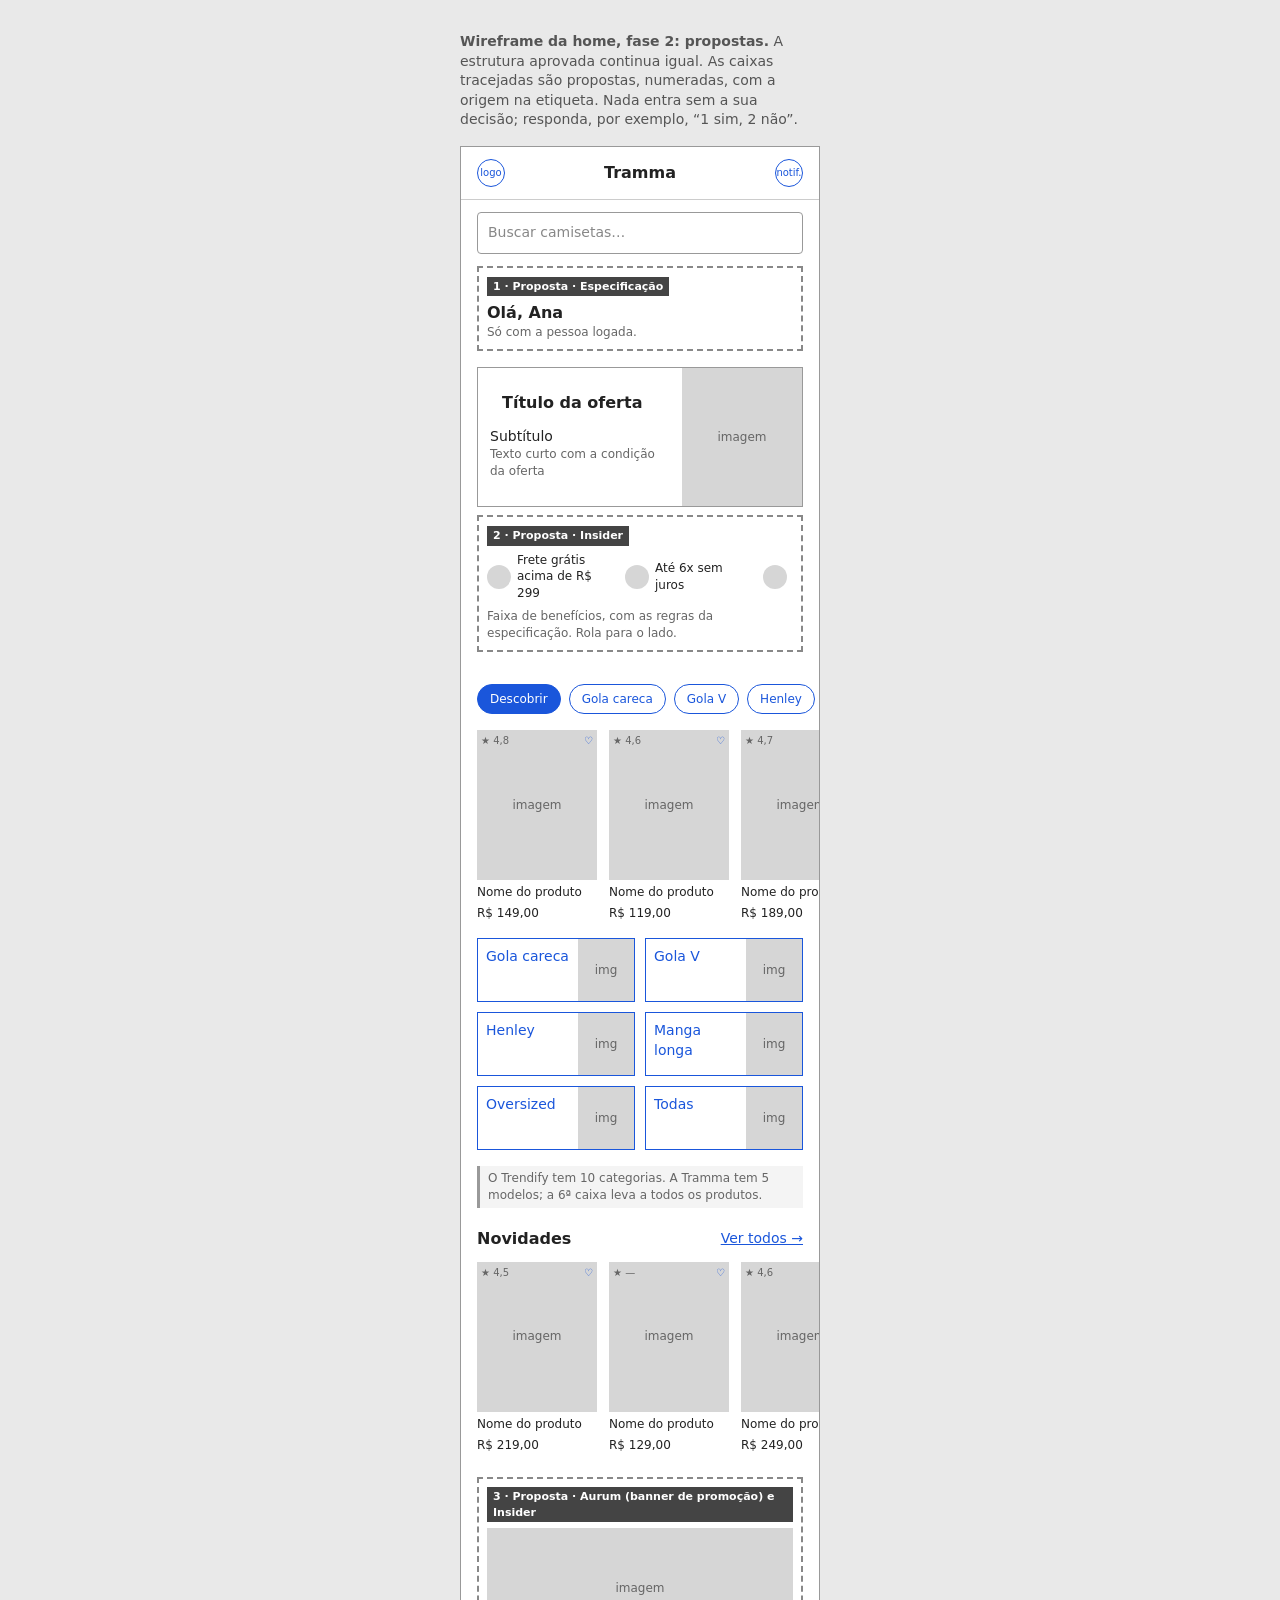
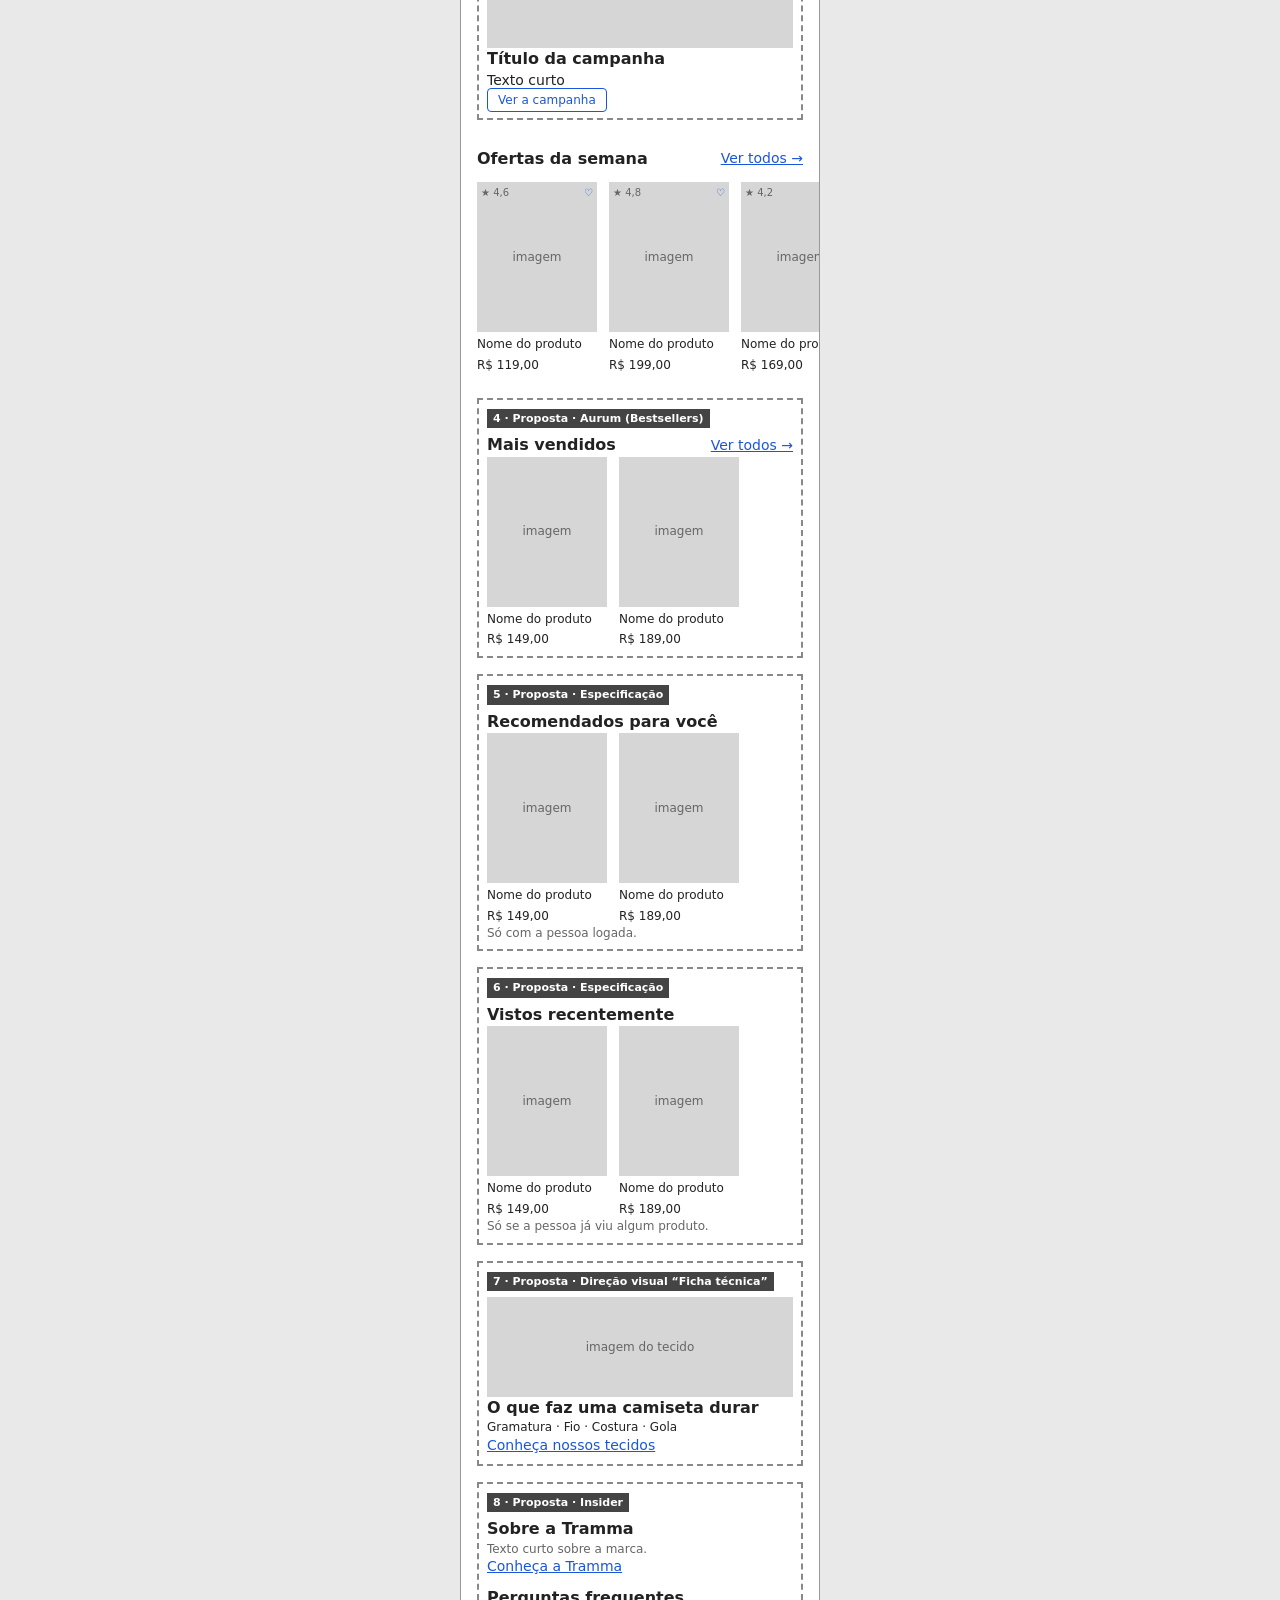
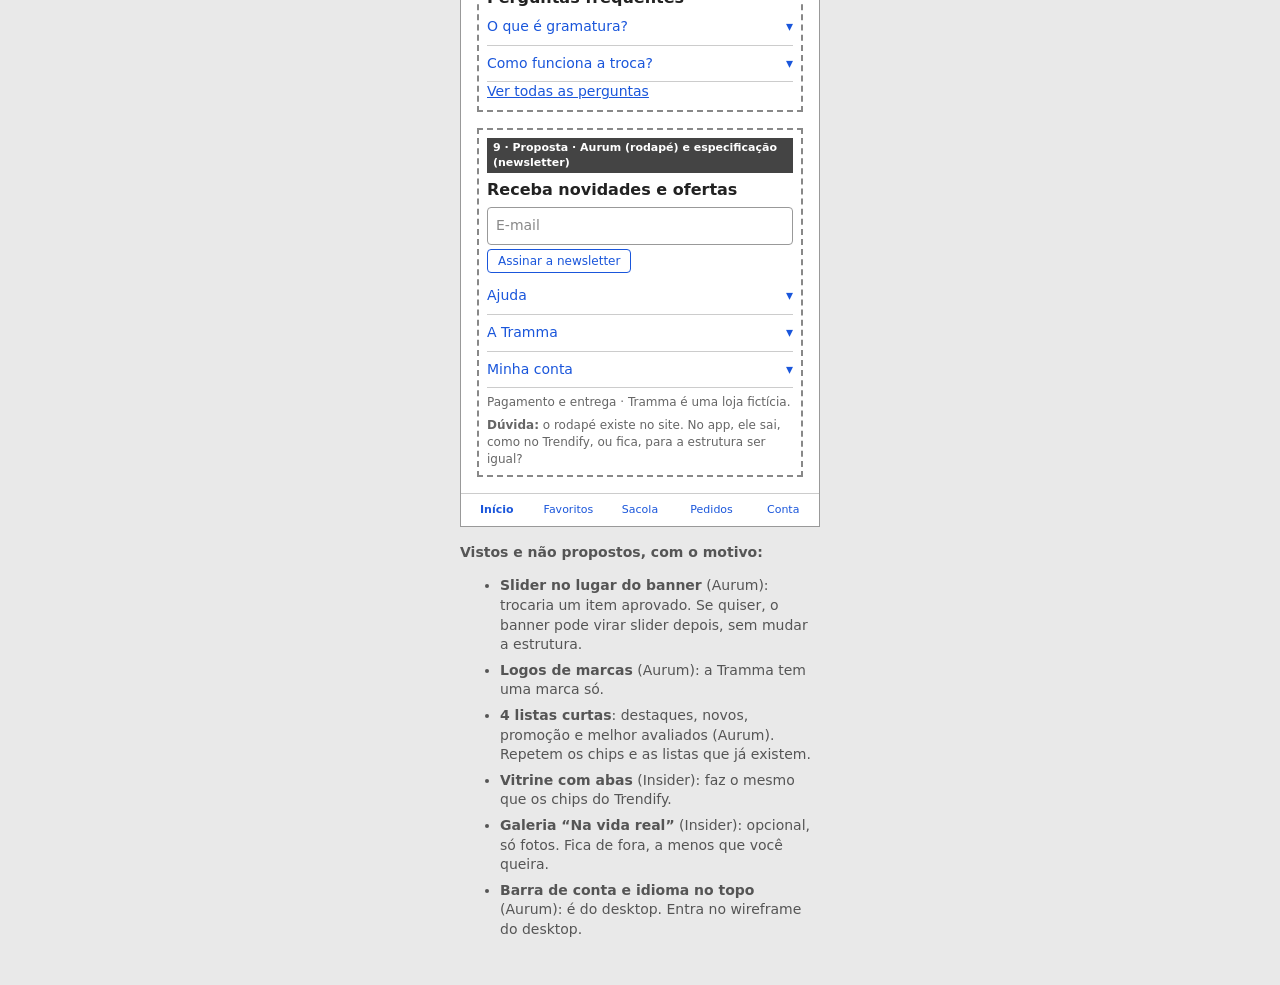
<file: wireframes/home-propostas.html>
<!doctype html>
<html lang="pt-BR">
<head>
  <meta charset="utf-8">
  <meta name="viewport" content="width=device-width, initial-scale=1">
  <title>Wireframe | Home, propostas</title>
  <!-- Wireframe de baixa fidelidade: só estrutura e conteúdo.
       Sem fotos, sem interação. Cinza para tudo; azul só no que é clicável.
       Base: a home do Trendify (tela 16_Light_home), com o conteúdo da Tramma. -->
  <style>
    * { box-sizing: border-box; }
    body { margin: 0; padding: 32px 16px; font: 14px/1.4 system-ui, sans-serif; color: #222; background: #e9e9e9; }
    h1 { font-size: 18px; margin: 0 0 4px; }
    .intro { max-width: 360px; margin: 0 auto 16px; color: #555; }
    .phone { width: 360px; margin: 0 auto; background: #fff; border: 1px solid #999; }
    .pad { padding: 12px 16px; }
    .row { display: flex; align-items: center; justify-content: space-between; gap: 8px; }
    .box { background: #d6d6d6; display: flex; align-items: center; justify-content: center; color: #666; font-size: 12px; }
    .link { color: #1a56db; text-decoration: underline; }
    .btn { color: #1a56db; border: 1px solid #1a56db; border-radius: 4px; padding: 4px 10px; font-size: 12px; white-space: nowrap; }
    .icon { width: 28px; height: 28px; border: 1px solid #1a56db; border-radius: 50%; color: #1a56db; font-size: 10px; display: flex; align-items: center; justify-content: center; }
    .title { font-weight: 600; font-size: 16px; }
    .note { margin: 0 16px 8px; padding: 4px 8px; border-left: 3px solid #999; color: #666; font-size: 12px; background: #f4f4f4; }
    /* Barra superior e bottom nav */
    .appbar { border-bottom: 1px solid #ccc; }
    .search { margin: 12px 16px; border: 1px solid #999; border-radius: 4px; padding: 10px; color: #888; }
    .banner { margin: 0 16px; height: 140px; display: grid; grid-template-columns: 1fr 120px; border: 1px solid #999; }
    .banner div:first-child { padding: 12px; }
    .chips { display: flex; gap: 8px; overflow: hidden; padding: 16px; }
    .chip { border: 1px solid #1a56db; color: #1a56db; border-radius: 99px; padding: 6px 12px; white-space: nowrap; font-size: 12px; }
    .chip.on { background: #1a56db; color: #fff; }
    .rail { display: flex; gap: 12px; overflow: hidden; padding: 0 16px 16px; }
    .card { flex: 0 0 120px; }
    .card .box { height: 150px; position: relative; }
    .card .box span { position: absolute; top: 4px; font-size: 10px; }
    .card .tl { left: 4px; } .card .tr { right: 4px; color: #1a56db; }
    .card p { margin: 4px 0 0; font-size: 12px; }
    .cats { display: grid; grid-template-columns: 1fr 1fr; gap: 10px; padding: 0 16px 16px; }
    .cat { display: grid; grid-template-columns: 1fr 56px; height: 64px; border: 1px solid #1a56db; }
    .cat span { padding: 8px; color: #1a56db; }
    .bottomnav { display: grid; grid-template-columns: repeat(5, 1fr); border-top: 1px solid #ccc; padding: 8px 0; text-align: center; font-size: 11px; color: #1a56db; }
    .bottomnav .on { font-weight: 700; }
    /* Propostas: borda tracejada e etiqueta com a origem. */
    .prop { margin: 8px 16px 16px; padding: 8px; border: 2px dashed #888; }
    .tag { display: inline-block; margin-bottom: 6px; padding: 2px 6px; background: #444; color: #fff; font-size: 11px; font-weight: 600; }
    .benefits { display: flex; gap: 8px; overflow: hidden; }
    .benefit { flex: 0 0 130px; display: flex; gap: 6px; align-items: center; font-size: 12px; }
    .benefit .box { flex: 0 0 24px; height: 24px; border-radius: 50%; }
    .field { border: 1px solid #999; border-radius: 4px; padding: 8px; color: #888; margin: 6px 0; }
    .acc { border-bottom: 1px solid #ccc; padding: 8px 0; display: flex; justify-content: space-between; color: #1a56db; }
    .skip { max-width: 360px; margin: 16px auto 0; color: #555; }
    .skip li { margin-bottom: 6px; }
  </style>
</head>
<body>
  <p class="intro"><strong>Wireframe da home, fase 2: propostas.</strong> A estrutura aprovada continua igual. As caixas tracejadas são propostas, numeradas, com a origem na etiqueta. Nada entra sem a sua decisão; responda, por exemplo, “1 sim, 2 não”.</p>

  <div class="phone">

    <!-- 1. Barra superior -->
    <div class="appbar pad row">
      <span class="icon">logo</span>
      <span class="title">Tramma</span>
      <span class="icon">notif.</span>
    </div>

    <!-- 2. Busca -->
    <div class="search">Buscar camisetas…</div>

    <div class="prop"><span class="tag">1 · Proposta · Especificação</span><div class="title">Olá, Ana</div><div style="font-size:12px;color:#666">Só com a pessoa logada.</div></div>
    <!-- 3. Banner promocional -->
    <div class="banner">
      <div>
        <div class="title">Título da oferta</div>
        <div>Subtítulo</div>
        <div style="font-size:12px;color:#666">Texto curto com a condição da oferta</div>
      </div>
      <div class="box">imagem</div>
    </div>

    <div class="prop"><span class="tag">2 · Proposta · Insider</span><div class="benefits"><div class="benefit"><div class="box"></div>Frete grátis acima de R$ 299</div><div class="benefit"><div class="box"></div>Até 6x sem juros</div><div class="benefit"><div class="box"></div>1ª troca grátis</div></div><div style="font-size:12px;color:#666;margin-top:6px">Faixa de benefícios, com as regras da especificação. Rola para o lado.</div></div>
    <!-- 4. Chips de categoria -->
    <div class="chips">
      <span class="chip on">Descobrir</span><span class="chip">Gola careca</span><span class="chip">Gola V</span><span class="chip">Henley</span><span class="chip">Manga longa</span>
    </div>

    <!-- 5. Produtos do chip escolhido -->
    <div class="rail">
      <div class="card"><div class="box">imagem<span class="tl">★ 4,8</span><span class="tr">♡</span></div><p>Nome do produto</p><p>R$ 149,00</p></div>
      <div class="card"><div class="box">imagem<span class="tl">★ 4,6</span><span class="tr">♡</span></div><p>Nome do produto</p><p>R$ 119,00</p></div>
      <div class="card"><div class="box">imagem<span class="tl">★ 4,7</span><span class="tr">♡</span></div><p>Nome do produto</p><p>R$ 189,00</p></div>
    </div>

    <!-- 6. Grade de categorias -->
    <div class="cats">
      <div class="cat"><span>Gola careca</span><div class="box">img</div></div>
      <div class="cat"><span>Gola V</span><div class="box">img</div></div>
      <div class="cat"><span>Henley</span><div class="box">img</div></div>
      <div class="cat"><span>Manga longa</span><div class="box">img</div></div>
      <div class="cat"><span>Oversized</span><div class="box">img</div></div>
      <div class="cat"><span>Todas</span><div class="box">img</div></div>
    </div>
    <p class="note">O Trendify tem 10 categorias. A Tramma tem 5 modelos; a 6ª caixa leva a todos os produtos.</p>

    <!-- 7. Novidades -->
    <div class="pad row"><span class="title">Novidades</span><span class="link">Ver todos →</span></div>
    <div class="rail">
      <div class="card"><div class="box">imagem<span class="tl">★ 4,5</span><span class="tr">♡</span></div><p>Nome do produto</p><p>R$ 219,00</p></div>
      <div class="card"><div class="box">imagem<span class="tl">★ —</span><span class="tr">♡</span></div><p>Nome do produto</p><p>R$ 129,00</p></div>
      <div class="card"><div class="box">imagem<span class="tl">★ 4,6</span><span class="tr">♡</span></div><p>Nome do produto</p><p>R$ 249,00</p></div>
    </div>

    <div class="prop"><span class="tag">3 · Proposta · Aurum (banner de promoção) e Insider</span><div class="box" style="height:120px">imagem</div><div class="title">Título da campanha</div><div>Texto curto</div><span class="btn">Ver a campanha</span></div>
    <!-- 8. Ofertas da semana -->
    <div class="pad row"><span class="title">Ofertas da semana</span><span class="link">Ver todos →</span></div>
    <div class="rail">
      <div class="card"><div class="box">imagem<span class="tl">★ 4,6</span><span class="tr">♡</span></div><p>Nome do produto</p><p>R$ 119,00</p></div>
      <div class="card"><div class="box">imagem<span class="tl">★ 4,8</span><span class="tr">♡</span></div><p>Nome do produto</p><p>R$ 199,00</p></div>
      <div class="card"><div class="box">imagem<span class="tl">★ 4,2</span><span class="tr">♡</span></div><p>Nome do produto</p><p>R$ 169,00</p></div>
    </div>

    <div class="prop"><span class="tag">4 · Proposta · Aurum (Bestsellers)</span><div class="row"><span class="title">Mais vendidos</span><span class="link">Ver todos →</span></div><div class="rail" style="padding:0"><div class="card"><div class="box">imagem</div><p>Nome do produto</p><p>R$ 149,00</p></div><div class="card"><div class="box">imagem</div><p>Nome do produto</p><p>R$ 189,00</p></div></div></div>
    <div class="prop"><span class="tag">5 · Proposta · Especificação</span><div class="row"><span class="title">Recomendados para você</span></div><div class="rail" style="padding:0"><div class="card"><div class="box">imagem</div><p>Nome do produto</p><p>R$ 149,00</p></div><div class="card"><div class="box">imagem</div><p>Nome do produto</p><p>R$ 189,00</p></div></div><div style="font-size:12px;color:#666">Só com a pessoa logada.</div></div>
    <div class="prop"><span class="tag">6 · Proposta · Especificação</span><div class="row"><span class="title">Vistos recentemente</span></div><div class="rail" style="padding:0"><div class="card"><div class="box">imagem</div><p>Nome do produto</p><p>R$ 149,00</p></div><div class="card"><div class="box">imagem</div><p>Nome do produto</p><p>R$ 189,00</p></div></div><div style="font-size:12px;color:#666">Só se a pessoa já viu algum produto.</div></div>
    <div class="prop"><span class="tag">7 · Proposta · Direção visual “Ficha técnica”</span><div class="box" style="height:100px">imagem do tecido</div><div class="title">O que faz uma camiseta durar</div><div style="font-size:12px">Gramatura · Fio · Costura · Gola</div><span class="link">Conheça nossos tecidos</span></div>
    <div class="prop"><span class="tag">8 · Proposta · Insider</span><div class="title">Sobre a Tramma</div><div style="font-size:12px;color:#666">Texto curto sobre a marca.</div><span class="link">Conheça a Tramma</span><div class="title" style="margin-top:10px">Perguntas frequentes</div><div class="acc">O que é gramatura? <span>▾</span></div><div class="acc">Como funciona a troca? <span>▾</span></div><span class="link">Ver todas as perguntas</span></div>
    <div class="prop"><span class="tag">9 · Proposta · Aurum (rodapé) e especificação (newsletter)</span><div class="title">Receba novidades e ofertas</div><div class="field">E-mail</div><span class="btn">Assinar a newsletter</span><div class="acc" style="margin-top:8px">Ajuda <span>▾</span></div><div class="acc">A Tramma <span>▾</span></div><div class="acc">Minha conta <span>▾</span></div><div style="font-size:12px;color:#666;margin-top:6px">Pagamento e entrega · Tramma é uma loja fictícia.</div><div style="font-size:12px;color:#666;margin-top:6px"><strong>Dúvida:</strong> o rodapé existe no site. No app, ele sai, como no Trendify, ou fica, para a estrutura ser igual?</div></div>
    <!-- 9. Bottom nav -->
    <nav class="bottomnav">
      <span class="on">Início</span><span>Favoritos</span><span>Sacola</span><span>Pedidos</span><span>Conta</span>
    </nav>
  </div>

  <div class="skip">
    <strong>Vistos e não propostos, com o motivo:</strong>
    <ul>
      <li><strong>Slider no lugar do banner</strong> (Aurum): trocaria um item aprovado. Se quiser, o banner pode virar slider depois, sem mudar a estrutura.</li>
      <li><strong>Logos de marcas</strong> (Aurum): a Tramma tem uma marca só.</li>
      <li><strong>4 listas curtas</strong>: destaques, novos, promoção e melhor avaliados (Aurum). Repetem os chips e as listas que já existem.</li>
      <li><strong>Vitrine com abas</strong> (Insider): faz o mesmo que os chips do Trendify.</li>
      <li><strong>Galeria “Na vida real”</strong> (Insider): opcional, só fotos. Fica de fora, a menos que você queira.</li>
      <li><strong>Barra de conta e idioma no topo</strong> (Aurum): é do desktop. Entra no wireframe do desktop.</li>
    </ul>
  </div>
</body>
</html>
</file>
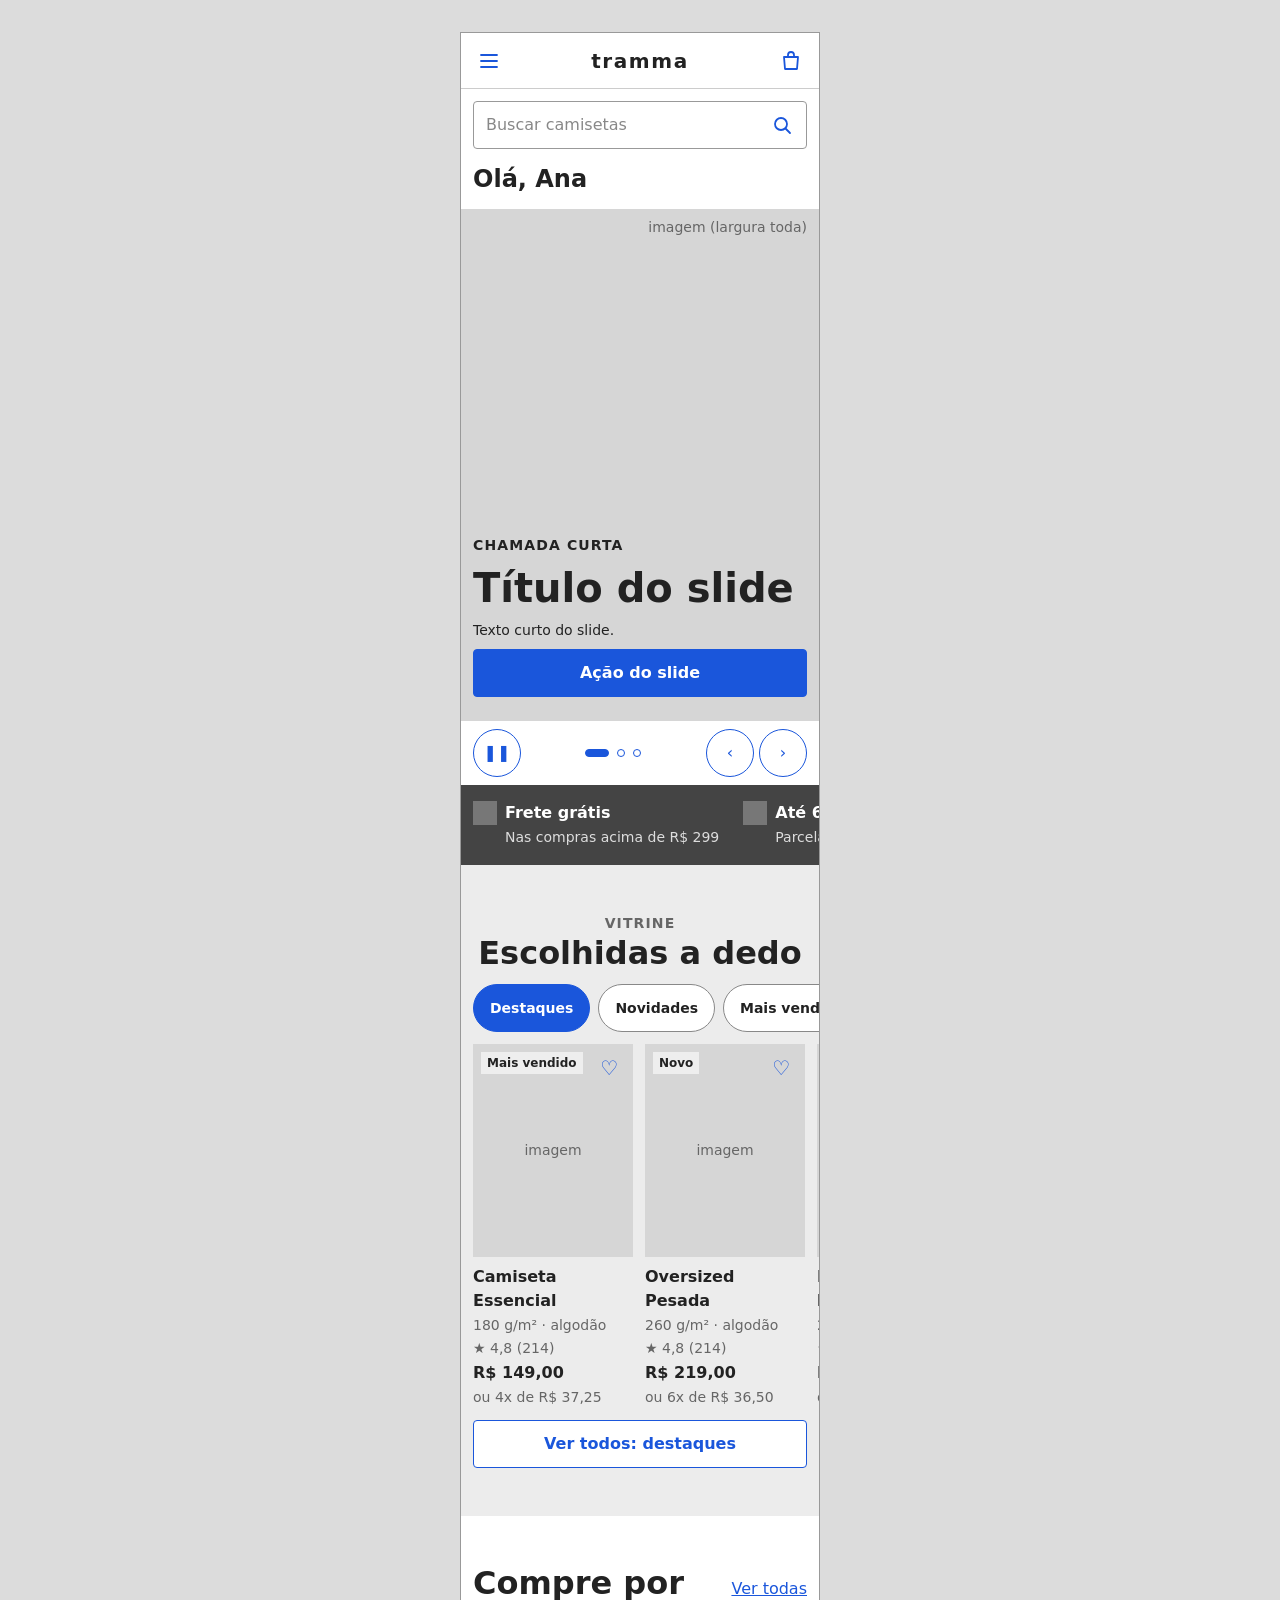
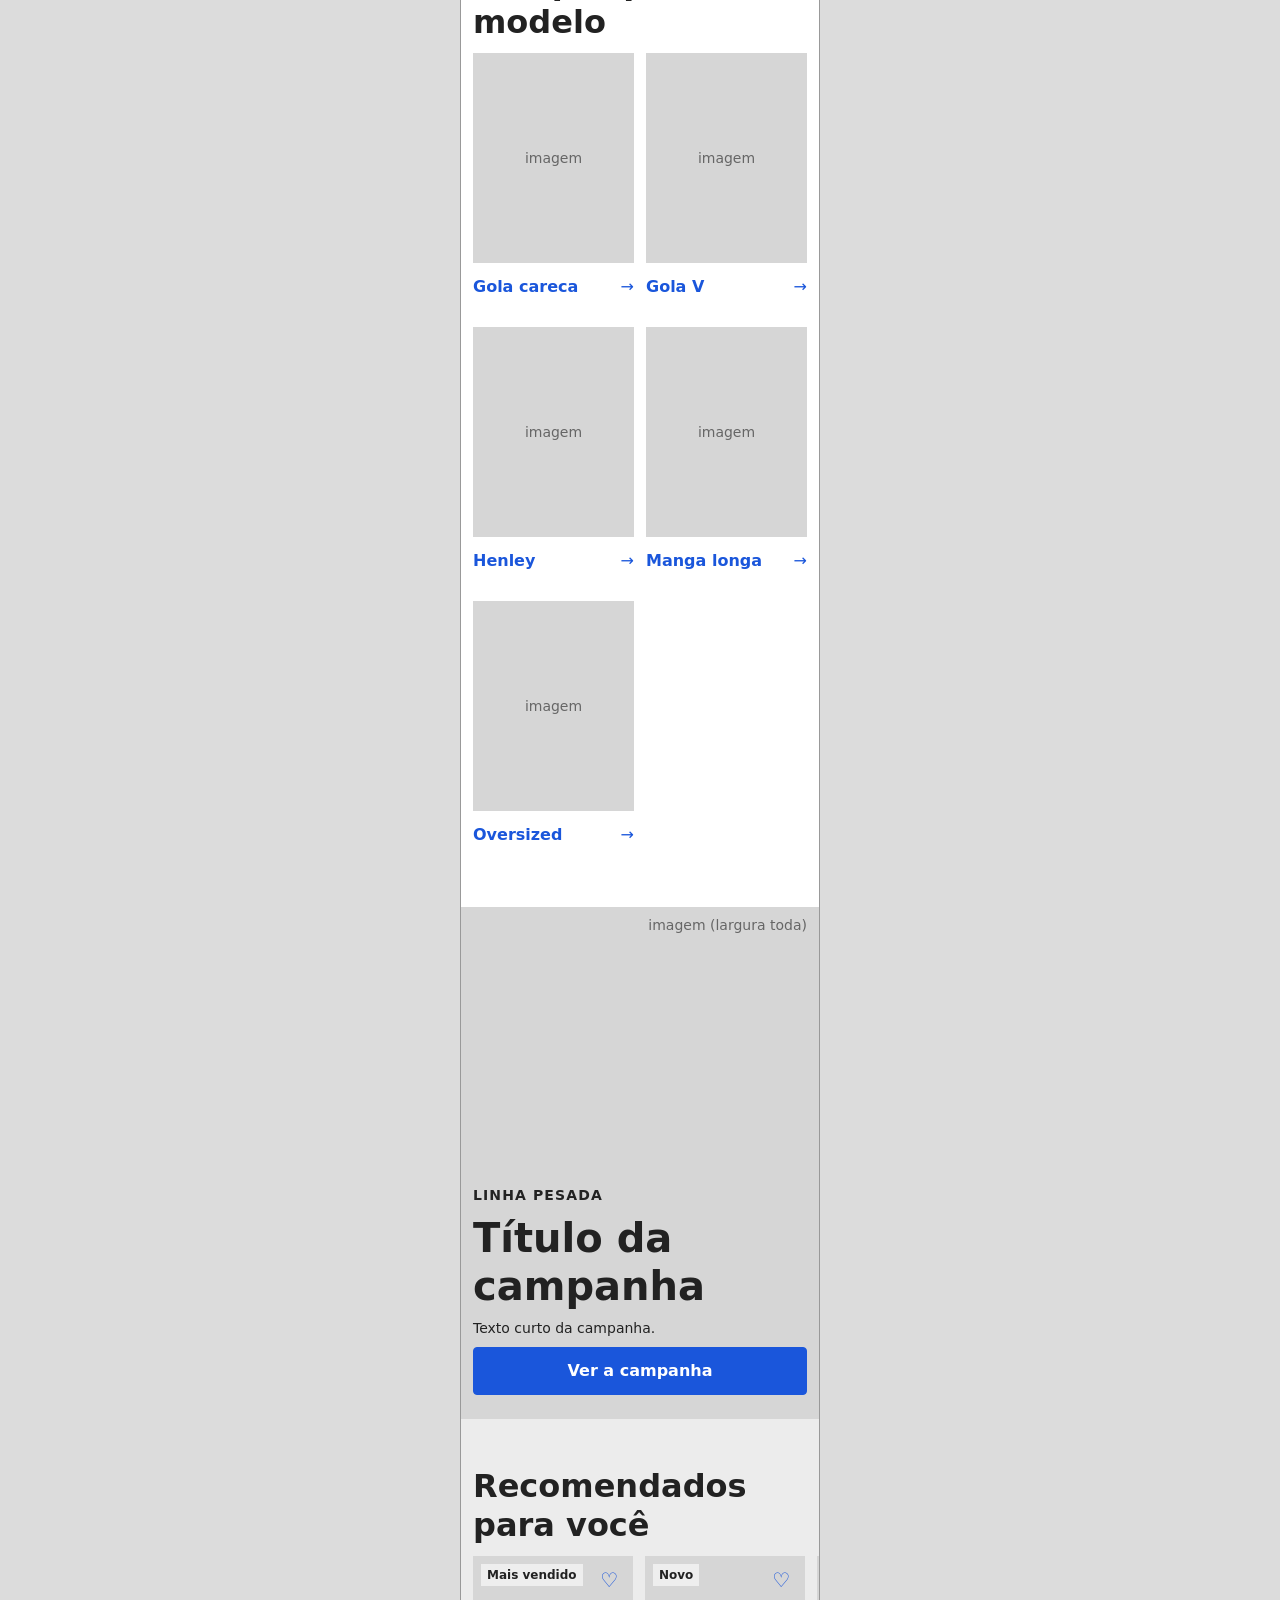
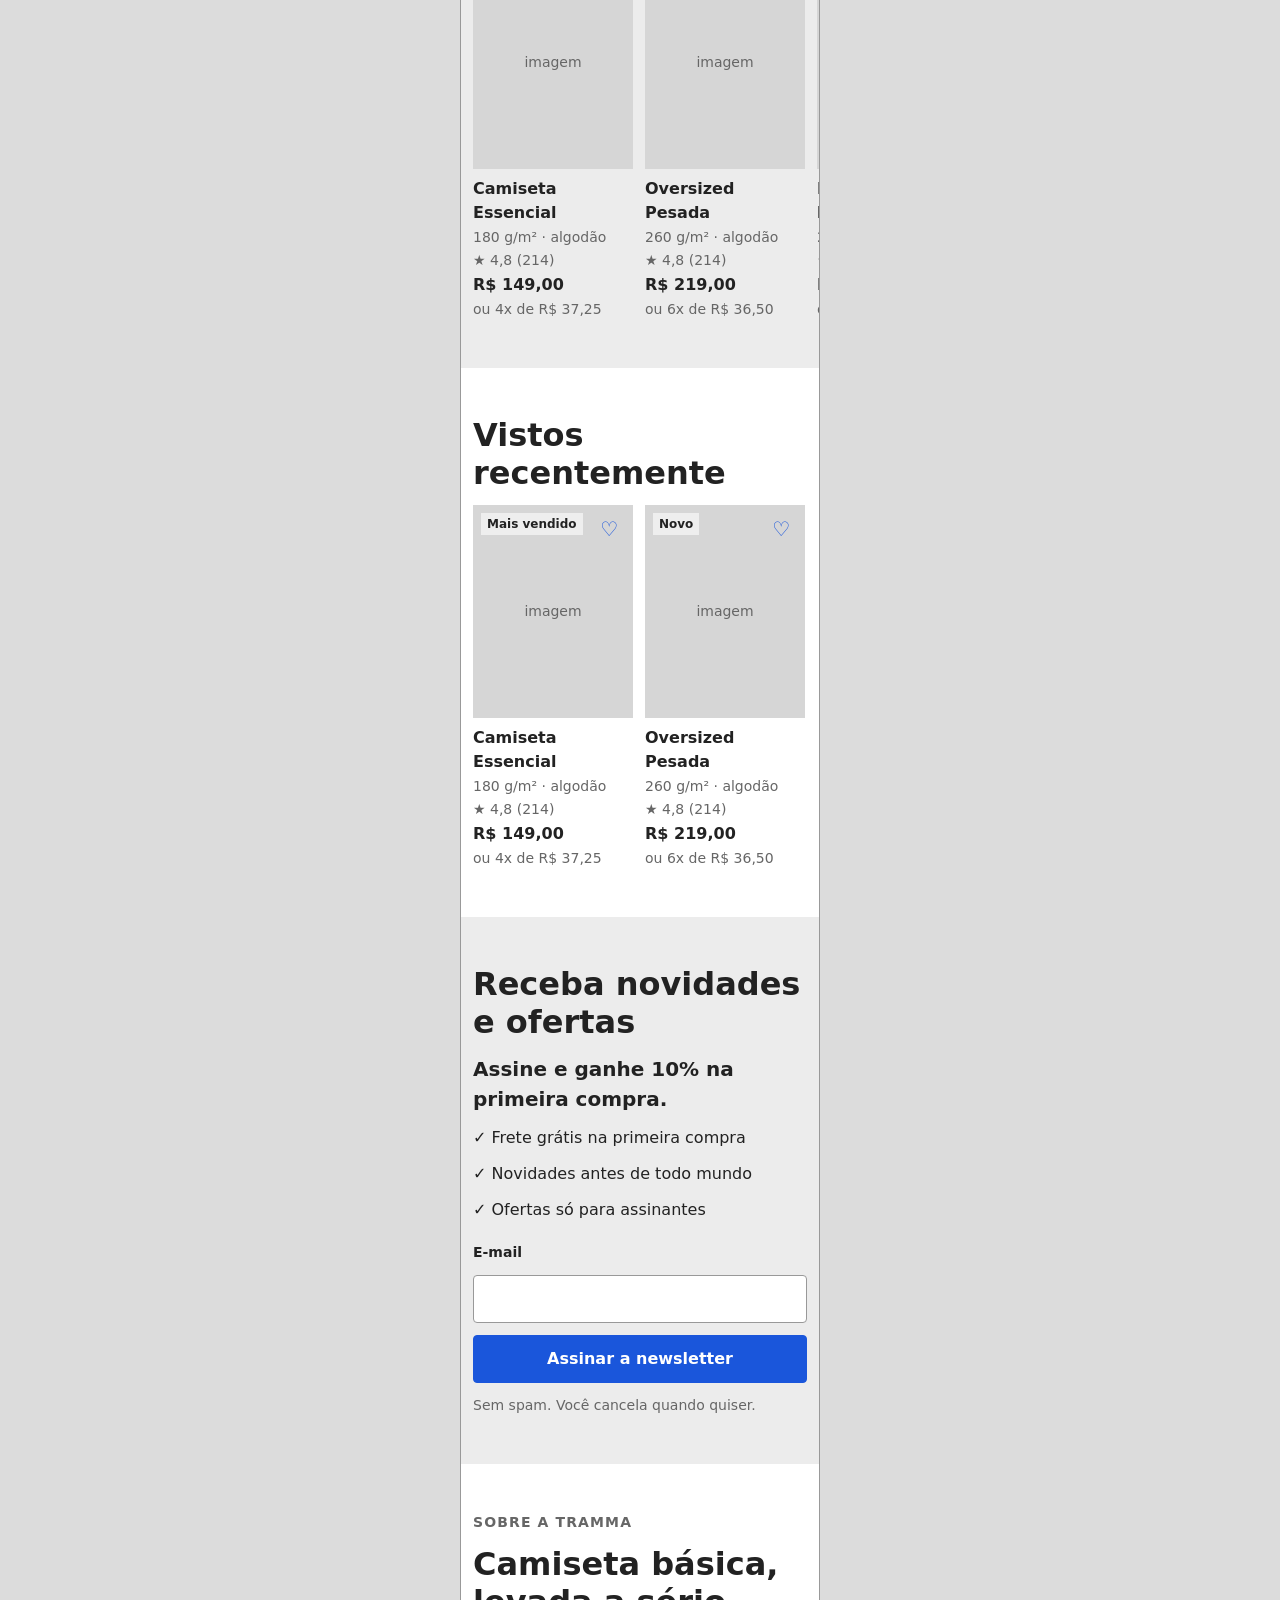
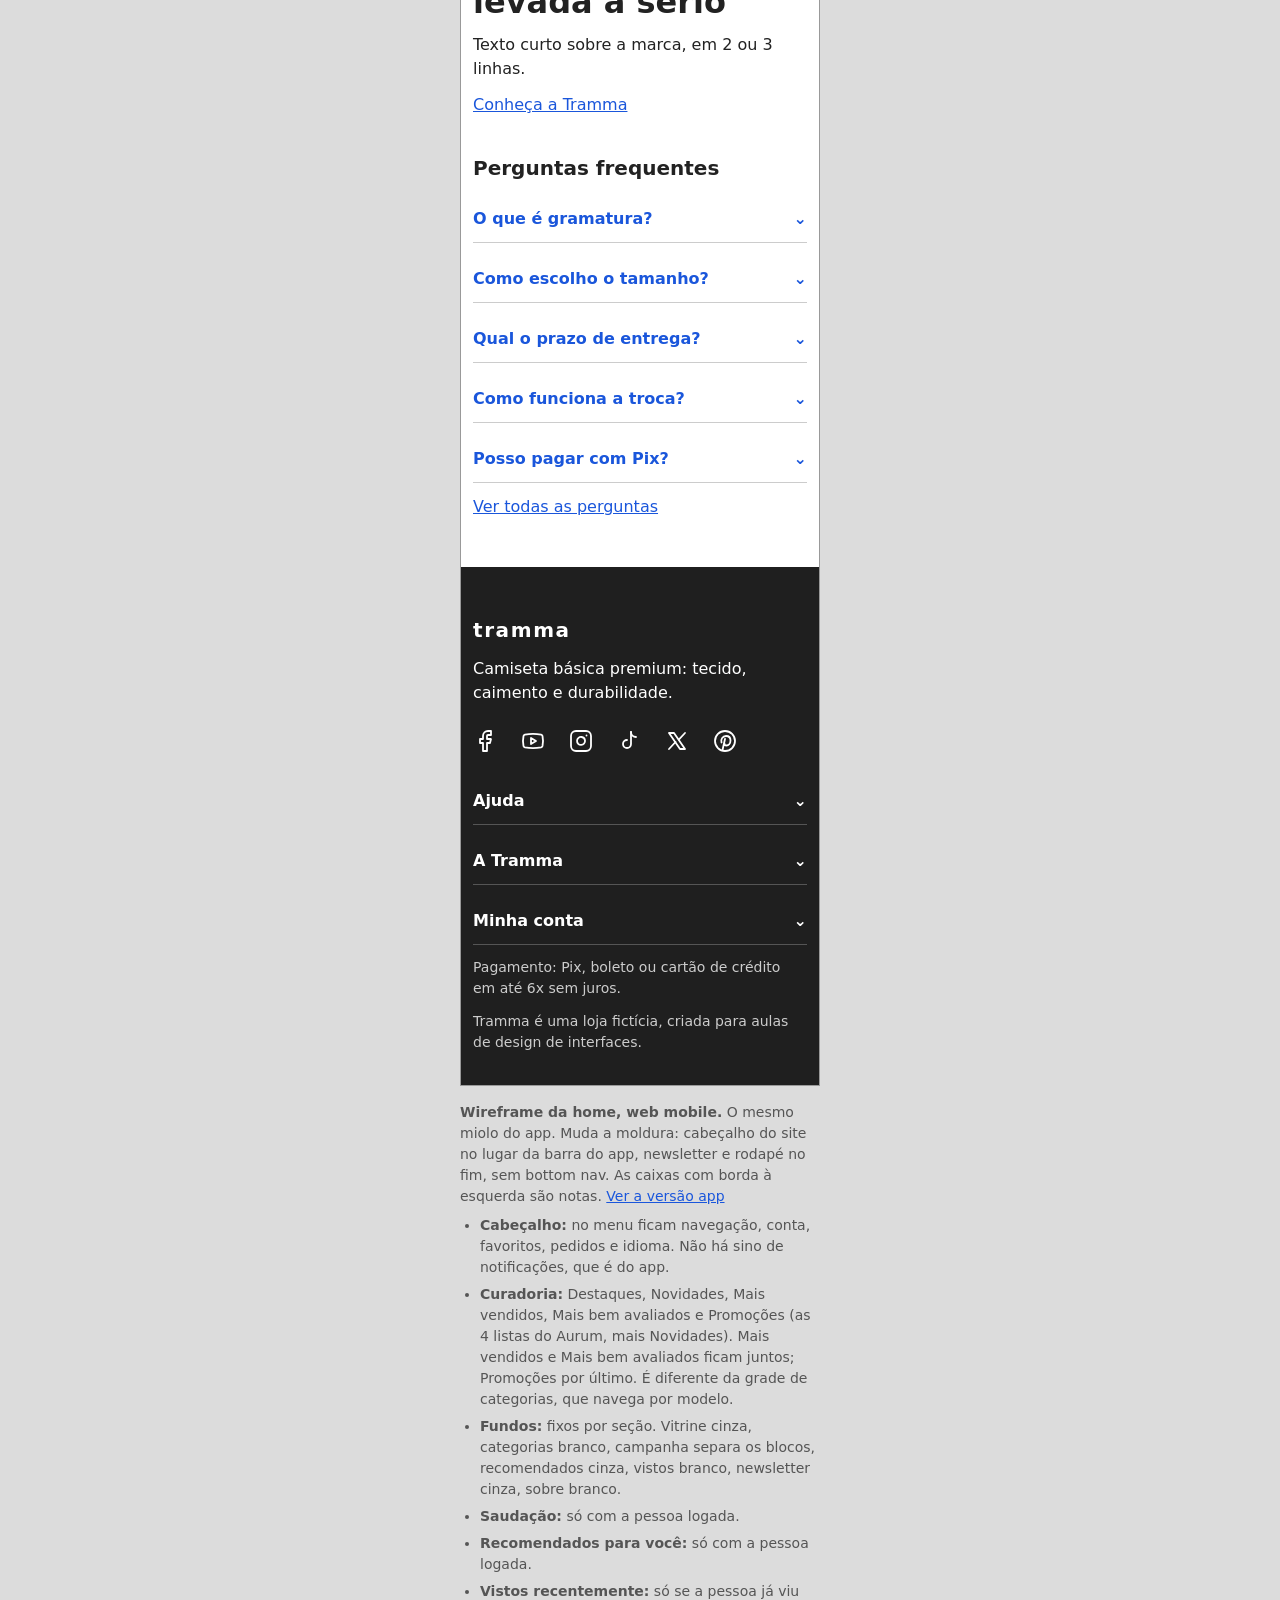
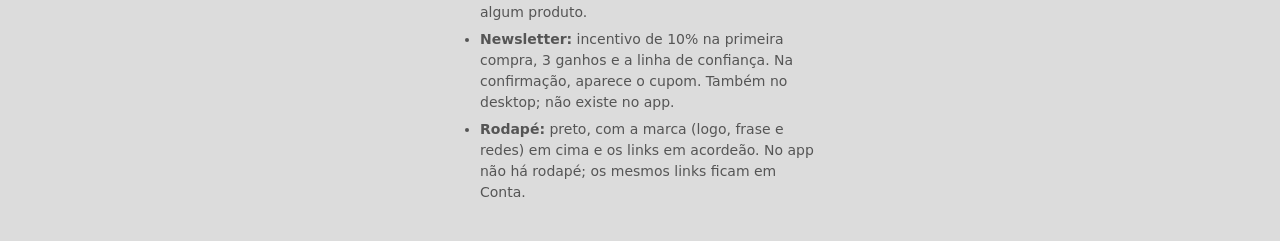
<file: wireframes/home-web-mobile.html>
<!doctype html>
<html lang="pt-BR">
<head>
  <meta charset="utf-8">
  <meta name="viewport" content="width=device-width, initial-scale=1">
  <title>Wireframe | Home web mobile</title>
  <!-- Wireframe de baixa fidelidade: estrutura e conteúdo, sem fotos e sem interação.
       Cinza para tudo; azul só no que é clicável.
       Tamanhos na escala REAL do site (site/css/tokens.css), para dar para avaliar:
       texto 16 e 14 · títulos de seção 32 · slider e campanha 40 · saudação 24 ·
       pesos 400 e 600 · alvos de toque de 48px · margem lateral de 12px. -->
  <style>
    * { box-sizing: border-box; }
    body { margin: 0; padding: 32px 16px; font: 16px/1.5 system-ui, sans-serif; color: #222; background: #dcdcdc; }
    h2, h3, p { margin: 0; }
    h2 { font-size: 32px; line-height: 1.2; font-weight: 600; }
    .phone { width: 360px; margin: 0 auto; background: #fff; border: 1px solid #999; overflow: hidden; }
    .pad { padding: 0 12px; }
    .small { font-size: 14px; color: #666; }
    .eyebrow { font-size: 14px; font-weight: 600; text-transform: uppercase; letter-spacing: .08em; color: #666; }
    .link { color: #1a56db; text-decoration: underline; }
    .ico { width: 48px; height: 48px; display: inline-flex; align-items: center; justify-content: center; color: #1a56db; }
    .img { background: #d6d6d6; color: #666; font-size: 14px; display: flex; align-items: center; justify-content: center; position: relative; }
    /* Botões: 48px de altura e largura toda no celular e no app. */
    .btn { display: flex; align-items: center; justify-content: center; width: 100%; min-height: 48px; padding: 0 24px; border: 1px solid #1a56db; border-radius: 4px; color: #1a56db; background: #fff; font-size: 16px; font-weight: 600; }
    .btn.primary { background: #1a56db; color: #fff; }
    /* Barra superior (56px) */
    .bar { height: 56px; display: grid; grid-template-columns: 48px 1fr 48px; align-items: center; padding: 0 4px; border-bottom: 1px solid #ccc; text-align: center; }
    .bar-title { font-size: 20px; font-weight: 600; }
    .logo { font-size: 20px; font-weight: 600; letter-spacing: .08em; }
    .logo-box { width: 32px; height: 32px; margin: 0 8px; border: 1px solid #1a56db; border-radius: 50%; font-size: 10px; color: #1a56db; display: flex; align-items: center; justify-content: center; }
    .search { margin: 12px; height: 48px; border: 1px solid #999; border-radius: 4px; padding: 0 12px; color: #888; display: flex; align-items: center; justify-content: space-between; }
    .search .ico { width: 24px; }
    .greeting { padding: 0 12px 12px; font-size: 24px; font-weight: 600; }
    /* Slider e campanha: imagem na largura toda (512px), texto por cima, embaixo */
    .hero, .campaign { height: 512px; display: flex; flex-direction: column; justify-content: flex-end; gap: 8px; padding: 24px 12px; }
    .hero, .campaign { align-items: stretch; text-align: left; }
    .hero h2, .campaign h2 { font-size: 40px; color: #222; }
    .hero p, .campaign p { color: #222; }
    .hero .tag, .campaign .tag { position: absolute; top: 8px; right: 12px; }
    .ctrl { display: flex; align-items: center; justify-content: space-between; padding: 0 12px; height: 64px; }
    .round { width: 48px; height: 48px; border-radius: 50%; border: 1px solid #1a56db; color: #1a56db; display: inline-flex; align-items: center; justify-content: center; }
    .dots { display: flex; gap: 8px; } .dot { width: 8px; height: 8px; border-radius: 50%; border: 1px solid #1a56db; } .dot.on { width: 24px; border-radius: 4px; background: #1a56db; }
    /* Benefícios: faixa escura que rola para o lado */
    .benefits { background: #444; color: #fff; display: flex; gap: 24px; overflow: hidden; padding: 16px 12px; }
    .benefit { flex: 0 0 auto; display: grid; grid-template-columns: 24px auto; gap: 8px; align-items: start; }
    .benefit .img { width: 24px; height: 24px; background: #777; }
    .benefit strong { font-size: 16px; display: block; } .benefit span { font-size: 14px; color: #ddd; }
    /* Faixas com fundo fixo: cinza (background) e branco (card) */
    .band { padding: 48px 12px; display: grid; gap: 12px; }
    .band.gray { background: #ececec; } .band.white { background: #fff; }
    .center { text-align: center; }
    .row { display: flex; align-items: baseline; justify-content: space-between; gap: 12px; }
    .row .link { white-space: nowrap; }
    /* Chips: 48px de altura, rolam para o lado */
    .chips { display: flex; gap: 8px; overflow: hidden; margin: 0 -12px; padding: 0 12px; }
    .chip { flex: none; min-height: 48px; padding: 0 16px; border: 1px solid #888; border-radius: 999px; display: flex; align-items: center; font-size: 14px; font-weight: 600; color: #222; background: #fff; }
    .chip.on { background: #1a56db; border-color: #1a56db; color: #fff; }
    /* Cards de produto: 160px de largura, imagem 3:4 */
    .rail { display: flex; gap: 12px; overflow: hidden; margin: 0 -12px; padding: 0 12px; }
    .card { flex: 0 0 160px; display: grid; gap: 2px; }
    .card .img { height: 213px; margin-bottom: 6px; }
    .badge { position: absolute; top: 8px; left: 8px; background: #eee; color: #222; font-size: 12px; font-weight: 600; padding: 2px 6px; }
    .fav { position: absolute; top: 4px; right: 4px; width: 40px; height: 40px; display: flex; align-items: center; justify-content: center; color: #1a56db; font-size: 20px; }
    .card .name { font-weight: 600; } .card .price { font-weight: 600; }
    /* Categorias: 2 colunas, imagem 4:5 e nome com seta */
    .cats { display: grid; grid-template-columns: 1fr 1fr; gap: 16px 12px; }
    .cat .img { height: 210px; }
    .cat span { min-height: 48px; display: flex; align-items: center; justify-content: space-between; font-weight: 600; color: #1a56db; }
    .cat b { font-weight: 400; }
    /* Newsletter */
    .incentive { font-size: 20px; font-weight: 600; }
    label { font-size: 14px; font-weight: 600; margin-top: 8px; }
    .field { height: 48px; border: 1px solid #999; border-radius: 4px; background: #fff; }
    /* Sobre e perguntas */
    .faq-title { font-size: 20px; font-weight: 600; margin-top: 24px; }
    .acc { min-height: 48px; display: flex; align-items: center; justify-content: space-between; border-bottom: 1px solid #ccc; font-weight: 600; color: #1a56db; }
    /* Rodapé preto */
    .footer { background: #1f1f1f; color: #fff; padding: 48px 12px 32px; display: grid; gap: 12px; }
    .footer .acc { color: #fff; border-color: #555; }
    .footer .small { color: #ccc; }
    .social { display: flex; gap: 0; margin-left: -12px; color: #fff; }
    .social svg { width: 48px; height: 48px; padding: 12px; }
    /* Bottom nav do app (64px) */
    .bottomnav { height: 64px; display: grid; grid-template-columns: repeat(5, 1fr); border-top: 1px solid #ccc; text-align: center; font-size: 12px; color: #1a56db; }
    .bottomnav span { display: grid; justify-items: center; align-content: center; gap: 2px; }
    .bottomnav .on { font-weight: 600; }
    .notes { max-width: 360px; margin: 16px auto 0; color: #555; font-size: 14px; }
    .notes ul { padding-left: 20px; margin: 8px 0 0; } .notes li { margin-bottom: 6px; } .notes p { margin: 0; }
  </style>
</head>
<body>
  <div class="phone">

    <!-- 1. Cabeçalho do site: menu, logo e sacola (56px). Idioma, conta, favoritos e pedidos ficam no menu. -->
    <div class="bar"><span class="ico"><svg width="24" height="24" viewBox="0 0 24 24" fill="none" stroke="currentColor" stroke-width="1.8" stroke-linecap="round" stroke-linejoin="round" aria-hidden="true"><path d="M4 6h16M4 12h16M4 18h16"/></svg></span><span class="logo">tramma</span><span class="ico"><svg width="24" height="24" viewBox="0 0 24 24" fill="none" stroke="currentColor" stroke-width="1.8" stroke-linecap="round" stroke-linejoin="round" aria-hidden="true"><path d="M5 8h14l-1 12H6z"/><path d="M9 8V6a3 3 0 0 1 6 0v2"/></svg></span></div>

    <!-- 2. Busca (48px) -->
    <div class="search">Buscar camisetas<span class="ico"><svg width="24" height="24" viewBox="0 0 24 24" fill="none" stroke="currentColor" stroke-width="1.8" stroke-linecap="round" stroke-linejoin="round" aria-hidden="true"><circle cx="11" cy="11" r="6"/><path d="M20 20l-4.5-4.5"/></svg></span></div>

    <!-- 3. Saudação (24px) -->
    <p class="greeting">Olá, Ana</p>

    <!-- 4. Slider: imagem na largura toda, texto e botão por cima -->
    <section class="img hero" style="position:relative">
      <span class="small tag">imagem (largura toda)</span>
      <p class="eyebrow">Chamada curta</p>
      <h2>Título do slide</h2>
      <p>Texto curto do slide.</p>
      <span class="btn primary">Ação do slide</span>
    </section>
    <div class="ctrl"><span class="round">❚❚</span><span class="dots"><span class="dot on"></span><span class="dot"></span><span class="dot"></span></span><span><span class="round">‹</span> <span class="round">›</span></span></div>

    <!-- 5. Benefícios -->
    <div class="benefits">
      <div class="benefit"><div class="img"></div><div><strong>Frete grátis</strong><span>Nas compras acima de R$ 299</span></div></div>
      <div class="benefit"><div class="img"></div><div><strong>Até 6x sem juros</strong><span>Parcela mínima de R$ 30</span></div></div>
      <div class="benefit"><div class="img"></div><div><strong>Primeira troca grátis</strong><span>Em até 30 dias depois da entrega</span></div></div>
      <div class="benefit"><div class="img"></div><div><strong>5% off no Pix</strong><span>Desconto no valor dos produtos</span></div></div>
    </div>

    <!-- 6. Vitrine (fundo cinza): curadoria por momento -->
    <section class="band gray">
      <div class="center"><p class="eyebrow">Vitrine</p><h2>Escolhidas a dedo</h2></div>
      <div class="chips"><span class="chip on">Destaques</span><span class="chip">Novidades</span><span class="chip">Mais vendidos</span><span class="chip">Mais bem avaliados</span><span class="chip">Promoções</span></div>
      <div class="rail">
        <div class="card"><div class="img">imagem<span class="badge">Mais vendido</span><span class="fav">♡</span></div><p class="name">Camiseta Essencial</p><p class="small">180 g/m² · algodão</p><p class="small">★ 4,8 (214)</p><p class="price">R$ 149,00</p><p class="small">ou 4x de R$ 37,25</p></div>
        <div class="card"><div class="img">imagem<span class="badge">Novo</span><span class="fav">♡</span></div><p class="name">Oversized Pesada</p><p class="small">260 g/m² · algodão</p><p class="small">★ 4,8 (214)</p><p class="price">R$ 219,00</p><p class="small">ou 6x de R$ 36,50</p></div>
        <div class="card"><div class="img">imagem<span class="badge">-17%</span><span class="fav">♡</span></div><p class="name">Henley manga longa</p><p class="small">220 g/m² · algodão</p><p class="small">★ 4,8 (214)</p><p class="price">R$ 199,00</p><p class="small">ou 6x de R$ 33,17</p></div>
      </div>
      <span class="btn">Ver todos: destaques</span>
    </section>

    <!-- 7. Categorias (fundo branco) -->
    <section class="band white">
      <div class="row"><h2>Compre por modelo</h2><span class="link">Ver todas</span></div>
      <div class="cats">
        <div class="cat"><div class="img">imagem</div><span>Gola careca<b>→</b></span></div>
        <div class="cat"><div class="img">imagem</div><span>Gola V<b>→</b></span></div>
        <div class="cat"><div class="img">imagem</div><span>Henley<b>→</b></span></div>
        <div class="cat"><div class="img">imagem</div><span>Manga longa<b>→</b></span></div>
        <div class="cat"><div class="img">imagem</div><span>Oversized<b>→</b></span></div>
      </div>
    </section>

    <!-- 8. Campanha: imagem na largura toda, texto e botão por cima -->
    <section class="img campaign" style="position:relative">
      <span class="small tag">imagem (largura toda)</span>
      <p class="eyebrow">Linha Pesada</p>
      <h2>Título da campanha</h2>
      <p>Texto curto da campanha.</p>
      <span class="btn primary">Ver a campanha</span>
    </section>

    <!-- 9. Recomendados para você (fundo cinza) -->
    <section class="band gray">
      <h2>Recomendados para você</h2>
      <div class="rail">
        <div class="card"><div class="img">imagem<span class="badge">Mais vendido</span><span class="fav">♡</span></div><p class="name">Camiseta Essencial</p><p class="small">180 g/m² · algodão</p><p class="small">★ 4,8 (214)</p><p class="price">R$ 149,00</p><p class="small">ou 4x de R$ 37,25</p></div>
        <div class="card"><div class="img">imagem<span class="badge">Novo</span><span class="fav">♡</span></div><p class="name">Oversized Pesada</p><p class="small">260 g/m² · algodão</p><p class="small">★ 4,8 (214)</p><p class="price">R$ 219,00</p><p class="small">ou 6x de R$ 36,50</p></div>
        <div class="card"><div class="img">imagem<span class="badge">-17%</span><span class="fav">♡</span></div><p class="name">Henley manga longa</p><p class="small">220 g/m² · algodão</p><p class="small">★ 4,8 (214)</p><p class="price">R$ 199,00</p><p class="small">ou 6x de R$ 33,17</p></div>
      </div>
    </section>

    <!-- 10. Vistos recentemente (fundo branco) -->
    <section class="band white">
      <h2>Vistos recentemente</h2>
      <div class="rail">
        <div class="card"><div class="img">imagem<span class="badge">Mais vendido</span><span class="fav">♡</span></div><p class="name">Camiseta Essencial</p><p class="small">180 g/m² · algodão</p><p class="small">★ 4,8 (214)</p><p class="price">R$ 149,00</p><p class="small">ou 4x de R$ 37,25</p></div>
        <div class="card"><div class="img">imagem<span class="badge">Novo</span><span class="fav">♡</span></div><p class="name">Oversized Pesada</p><p class="small">260 g/m² · algodão</p><p class="small">★ 4,8 (214)</p><p class="price">R$ 219,00</p><p class="small">ou 6x de R$ 36,50</p></div>
      </div>
    </section>

    <!-- Newsletter: seção própria, só na web (fundo cinza) -->
    <section class="band gray">
      <h2>Receba novidades e ofertas</h2>
      <p class="incentive">Assine e ganhe 10% na primeira compra.</p>
      <p class="perk">✓ Frete grátis na primeira compra</p>
      <p class="perk">✓ Novidades antes de todo mundo</p>
      <p class="perk">✓ Ofertas só para assinantes</p>
      <label>E-mail</label>
      <div class="field"></div>
      <span class="btn primary">Assinar a newsletter</span>
      <p class="small">Sem spam. Você cancela quando quiser.</p>
    </section>

    <!-- Sobre a Tramma e perguntas frequentes (fundo branco) -->
    <section class="band white">
      <p class="eyebrow">Sobre a Tramma</p>
      <h2>Camiseta básica, levada a sério</h2>
      <p>Texto curto sobre a marca, em 2 ou 3 linhas.</p>
      <p><span class="link">Conheça a Tramma</span></p>
      <h3 class="faq-title">Perguntas frequentes</h3>
      <div class="acc">O que é gramatura?<span>⌄</span></div>
      <div class="acc">Como escolho o tamanho?<span>⌄</span></div>
      <div class="acc">Qual o prazo de entrega?<span>⌄</span></div>
      <div class="acc">Como funciona a troca?<span>⌄</span></div>
      <div class="acc">Posso pagar com Pix?<span>⌄</span></div>
      <p><span class="link">Ver todas as perguntas</span></p>
    </section>

    <!-- Rodapé preto (só na web): marca e redes em cima, links em acordeão -->
    <footer class="footer">
      <span class="logo">tramma</span>
      <p>Camiseta básica premium: tecido, caimento e durabilidade.</p>
      <div class="social"><svg width="22" height="22" viewBox="0 0 24 24" fill="none" stroke="currentColor" stroke-width="1.8" stroke-linecap="round" stroke-linejoin="round" role="img" aria-label="Facebook"><path d="M18 2h-3a5 5 0 0 0-5 5v3H7v4h3v8h4v-8h3l1-4h-4V7a1 1 0 0 1 1-1h3z"/></svg><svg width="22" height="22" viewBox="0 0 24 24" fill="none" stroke="currentColor" stroke-width="1.8" stroke-linecap="round" stroke-linejoin="round" role="img" aria-label="YouTube"><path d="M2.5 17a24 24 0 0 1 0-10 2 2 0 0 1 1.4-1.4 50 50 0 0 1 16.2 0A2 2 0 0 1 21.5 7a24 24 0 0 1 0 10 2 2 0 0 1-1.4 1.4 50 50 0 0 1-16.2 0A2 2 0 0 1 2.5 17"/><path d="m10 15 5-3-5-3z"/></svg><svg width="22" height="22" viewBox="0 0 24 24" fill="none" stroke="currentColor" stroke-width="1.8" stroke-linecap="round" stroke-linejoin="round" role="img" aria-label="Instagram"><rect x="2" y="2" width="20" height="20" rx="5"/><path d="M16 11.4A4 4 0 1 1 12.6 8 4 4 0 0 1 16 11.4z"/><path d="M17.5 6.5h.01"/></svg><svg width="22" height="22" viewBox="0 0 24 24" fill="none" stroke="currentColor" stroke-width="1.8" stroke-linecap="round" stroke-linejoin="round" role="img" aria-label="TikTok"><path d="M14 3v12a4 4 0 1 1-4-4"/><path d="M14 3a5 5 0 0 0 5 5"/></svg><svg width="22" height="22" viewBox="0 0 24 24" fill="none" stroke="currentColor" stroke-width="1.8" stroke-linecap="round" stroke-linejoin="round" role="img" aria-label="X"><path d="M4 4l11 16h5L9 4z"/><path d="M4 20l6.5-7M20 4l-6.2 6.6"/></svg><svg width="22" height="22" viewBox="0 0 24 24" fill="none" stroke="currentColor" stroke-width="1.8" stroke-linecap="round" stroke-linejoin="round" role="img" aria-label="Pinterest"><circle cx="12" cy="12" r="10"/><path d="M8.5 13.5c-1-3 1-6.5 4.5-6.5 3 0 4.5 2 4.5 4.5 0 3-2 5-4 5-1.2 0-2-.8-2-1.8M12 10l-2.5 11"/></svg></div>
      <div class="acc">Ajuda<span>⌄</span></div>
      <div class="acc">A Tramma<span>⌄</span></div>
      <div class="acc">Minha conta<span>⌄</span></div>
      <p class="small">Pagamento: Pix, boleto ou cartão de crédito em até 6x sem juros.</p>
      <p class="small">Tramma é uma loja fictícia, criada para aulas de design de interfaces.</p>
    </footer>
  </div>

  <div class="notes">
    <p class="intro"><strong>Wireframe da home, web mobile.</strong> O mesmo miolo do app. Muda a moldura: cabeçalho do site no lugar da barra do app, newsletter e rodapé no fim, sem bottom nav. As caixas com borda à esquerda são notas. <a class="link" href="home-app.html">Ver a versão app</a></p>
    <ul>
      <li><strong>Cabeçalho:</strong> no menu ficam navegação, conta, favoritos, pedidos e idioma. Não há sino de notificações, que é do app.</li>
      <li><strong>Curadoria:</strong> Destaques, Novidades, Mais vendidos, Mais bem avaliados e Promoções (as 4 listas do Aurum, mais Novidades). Mais vendidos e Mais bem avaliados ficam juntos; Promoções por último. É diferente da grade de categorias, que navega por modelo.</li>
      <li><strong>Fundos:</strong> fixos por seção. Vitrine cinza, categorias branco, campanha separa os blocos, recomendados cinza, vistos branco, newsletter cinza, sobre branco.</li>
      <li><strong>Saudação:</strong> só com a pessoa logada.</li>
      <li><strong>Recomendados para você:</strong> só com a pessoa logada.</li>
      <li><strong>Vistos recentemente:</strong> só se a pessoa já viu algum produto.</li>
      <li><strong>Newsletter:</strong> incentivo de 10% na primeira compra, 3 ganhos e a linha de confiança. Na confirmação, aparece o cupom. Também no desktop; não existe no app.</li>
      <li><strong>Rodapé:</strong> preto, com a marca (logo, frase e redes) em cima e os links em acordeão. No app não há rodapé; os mesmos links ficam em Conta.</li>
    </ul>
  </div>
</body>
</html>
</file>
<file: app/css/tokens.css>
/* =====================================================================
   Tramma — tokens do design system
   ---------------------------------------------------------------------
   Duas camadas:
   1. PRIMITIVOS: a paleta bruta, com nomes de cor e degrau (--neutral-50).
      Nenhum componente usa primitivo direto.
   2. SEMÂNTICOS: o papel na interface (--background, --primary...).
      Os nomes seguem o shadcn/ui e são os mesmos no Figma.
   Trocar o tema = trocar só os semânticos. Os componentes nem percebem.

   Arquivo compartilhado: é idêntico em site/ e app/.
   ===================================================================== */

:root {
  /* ---------- Primitivos: neutros levemente frios ---------- */
  --neutral-0:   #FFFFFF;
  --neutral-50:  #F3F4F1;
  --neutral-75:  #ECEDEA;
  --neutral-100: #E6E8E4;
  --neutral-200: #CDD0CC;
  --neutral-300: #A3A8AE;
  --neutral-400: #84898F;
  --neutral-500: #63686F;
  --neutral-600: #5A5F66;
  --neutral-800: #23262A;
  --neutral-850: #1A1D20;
  --neutral-900: #15171A;
  --neutral-950: #111315;

  /* ---------- Primitivos: cobalto (a única cor de marca) ---------- */
  --cobalt-300: #8FA2FF;
  --cobalt-600: #2340C8;
  --cobalt-700: #1A31A0;
  --cobalt-950: #0B0D12;

  /* ---------- Primitivos: status ---------- */
  --red-300:   #FF8A80;
  --red-600:   #C62828;
  --green-300: #6FD08C;
  --green-700: #1E7A3C;

  /* ---------- Tipografia ---------- */
  /* Só Inter, só dois pesos. A hierarquia vem de tamanho e peso, não de fontes diferentes. */
  --font-sans: "Inter", system-ui, -apple-system, "Segoe UI", Roboto, sans-serif;
  --font-weight-regular: 400;
  --font-weight-semibold: 600;

  /* Escala em rem: respeita o tamanho de fonte que a pessoa escolheu no navegador.
     O menor tamanho é 14px; nada menor, por legibilidade. */
  --text-sm:   0.875rem; /* 14px */
  --text-base: 1rem;     /* 16px */
  --text-lg:   1.25rem;  /* 20px */
  --text-xl:   1.5rem;   /* 24px */
  --text-2xl:  2rem;     /* 32px */
  --text-3xl:  2.5rem;   /* 40px */
  /* Tamanhos de vitrine: só em títulos de slider e de banner. */
  --text-4xl:  3rem;     /* 48px */
  --text-5xl:  4rem;     /* 64px */

  /* Rótulos curtos em caixa alta (abas, eyebrows, benefícios):
     o espaço extra entre letras compensa a caixa alta, que fica apertada. */
  --tracking-wide: 0.08em;

  --leading-tight: 1.2;  /* títulos */
  --leading-normal: 1.5; /* texto corrido */

  /* ---------- Espaço: grade de 8px (o 4 é só para ajustes finos) ---------- */
  --space-1: 0.25rem; /* 4  */
  --space-2: 0.5rem;  /* 8  */
  --space-3: 1rem;    /* 16 */
  --space-4: 1.5rem;  /* 24 */
  --space-5: 2rem;    /* 32 */
  --space-6: 2.5rem;  /* 40 */
  --space-7: 3rem;    /* 48 */
  --space-8: 4rem;    /* 64 */
  --space-9: 5rem;    /* 80: entre seções no desktop */
  --space-10: 6rem;   /* 96 */

  /* ---------- Forma ---------- */
  --radius: 4px;          /* direção "Ficha técnica": cantos pequenos, precisos */
  --radius-full: 999px;   /* contador da sacola e indicadores do slider */

  /* ---------- Movimento ---------- */
  --duration: 200ms;
  --duration-slide: 600ms; /* deslize do slider: mais lento, para o olho acompanhar */
  --ease: cubic-bezier(0.2, 0, 0, 1);

  /* ---------- Camadas (z-index) ---------- */
  /* Nomeadas para ninguém inventar "z-index: 9999" no meio do código. */
  --z-header: 10;
  --z-sheet: 20;
  --z-toast: 30;

  /* ---------- Layout: valores do Bootstrap 5 ----------
     Usamos só os números do Bootstrap (não a biblioteca), para o código
     e a grade do Figma falarem a mesma língua de um padrão de mercado.

     | Faixa          | Quebra | Tela a partir de | Container | Colunas no Figma |
     | Mobile         | xs     | 0                | 100%      | 4                |
     | Mobile grande  | sm     | 576px            | 540px     | 4                |
     | Tablet         | md     | 768px            | 720px     | 8                |
     | Laptop         | lg     | 992px            | 960px     | 12               |
     | Desktop        | xl     | 1200px           | 1140px    | 12               |
     | Desktop grande | xxl    | 1400px           | 1320px    | 12               |

     As quebras não viram variável porque CSS não aceita var() dentro de
     @media. Elas aparecem escritas em cada @media, sempre estes 5 valores. */
  --gutter: 1.5rem;                         /* 24px entre colunas (Bootstrap) */
  --container-padding: calc(var(--gutter) / 2); /* 12px de cada lado (Bootstrap) */
  --container-sm: 540px;
  --container-md: 720px;
  --container-lg: 960px;
  --container-xl: 1140px;
  --container-xxl: 1320px;

  --target-min: 48px;      /* alvo de toque mínimo (regra do projeto) */
}

/* =====================================================================
   SEMÂNTICOS — tema claro (padrão)
   Contraste verificado (WCAG 2.1), no fundo onde cada par aparece:
   foreground/background 16,27 · foreground/card 17,96
   muted-foreground/card 6,43 · muted-foreground/muted 5,22
   primary/card 7,96 · primary/muted 6,45 · primary-foreground/primary 7,96
   destructive/background 5,09 · destructive-foreground/destructive 5,62
   success/background 4,87 · success-foreground/success 5,38
   border/card 3,53 (bordas de controle pedem 3:1)
   ===================================================================== */
/* [data-theme="light"] também vale num trecho da página: o slider fica
   sempre claro, porque o texto dele fica sobre fotos de fundo claro. */
:root,
[data-theme="light"] {
  color-scheme: light;

  --background: var(--neutral-50);
  --foreground: var(--neutral-900);

  --card: var(--neutral-0);
  --card-foreground: var(--neutral-900);

  --muted: var(--neutral-100);
  --muted-foreground: var(--neutral-600);

  --primary: var(--cobalt-600);
  --primary-hover: var(--cobalt-700);
  --primary-foreground: var(--neutral-0);

  --secondary: var(--neutral-100);
  --secondary-hover: var(--neutral-200);
  --secondary-foreground: var(--neutral-900);

  --destructive: var(--red-600);
  --destructive-foreground: var(--neutral-0);

  --success: var(--green-700);
  --success-foreground: var(--neutral-0);

  --border: var(--neutral-400);
  --input: var(--neutral-400);
  --ring: var(--cobalt-600);

  --shadow: 0 8px 24px rgb(21 23 26 / 0.16);
}

/* =====================================================================
   SEMÂNTICOS — tema escuro
   Vale quando o sistema pede escuro, a menos que a pessoa tenha
   escolhido claro (data-theme="light" no <html>), e sempre que
   data-theme="dark".
   Contraste verificado:
   foreground/card 14,40 · muted-foreground/card 7,07 · muted-foreground/muted 6,34
   primary/card 7,08 · primary/muted 6,35 · primary-foreground/primary 8,13
   destructive/background 8,16 · destructive-foreground/destructive 8,51
   success/background 9,82 · success-foreground/success 10,25 · border/card 3,02
   ===================================================================== */
@media (prefers-color-scheme: dark) {
  :root:not([data-theme="light"]) {
    color-scheme: dark;
    --background: var(--neutral-950);
    --foreground: var(--neutral-75);
    --card: var(--neutral-850);
    --card-foreground: var(--neutral-75);
    --muted: var(--neutral-800);
    --muted-foreground: var(--neutral-300);
    --primary: var(--cobalt-300);
    --primary-hover: var(--neutral-75);
    --primary-foreground: var(--cobalt-950);
    --secondary: var(--neutral-800);
    --secondary-hover: var(--neutral-500);
    --secondary-foreground: var(--neutral-75);
    --destructive: var(--red-300);
    --destructive-foreground: var(--cobalt-950);
    --success: var(--green-300);
    --success-foreground: var(--cobalt-950);
    --border: var(--neutral-500);
    --input: var(--neutral-500);
    --ring: var(--cobalt-300);
    --shadow: 0 8px 24px rgb(0 0 0 / 0.5);
  }
}

/* Mesmo bloco, para quem escolhe o escuro manualmente. */
:root[data-theme="dark"] {
  color-scheme: dark;
  --background: var(--neutral-950);
  --foreground: var(--neutral-75);
  --card: var(--neutral-850);
  --card-foreground: var(--neutral-75);
  --muted: var(--neutral-800);
  --muted-foreground: var(--neutral-300);
  --primary: var(--cobalt-300);
  --primary-hover: var(--neutral-75);
  --primary-foreground: var(--cobalt-950);
  --secondary: var(--neutral-800);
  --secondary-hover: var(--neutral-500);
  --secondary-foreground: var(--neutral-75);
  --destructive: var(--red-300);
  --destructive-foreground: var(--cobalt-950);
  --success: var(--green-300);
  --success-foreground: var(--cobalt-950);
  --border: var(--neutral-500);
  --input: var(--neutral-500);
  --ring: var(--cobalt-300);
  --shadow: 0 8px 24px rgb(0 0 0 / 0.5);
}

/* Movimento reduzido: as transições somem para quem pediu isso ao sistema. */
@media (prefers-reduced-motion: reduce) {
  :root { --duration: 0ms; --duration-slide: 0ms; }
}
</file>
<file: app/css/base.css>
/* =====================================================================
   Tramma — base
   Reset mínimo, fonte, tipografia, foco e utilitários de acessibilidade.
   Só usa tokens semânticos. Arquivo compartilhado (site/ e app/).
   ===================================================================== */

/* Fonte servida localmente: funciona sem internet e sem servidor (file://).
   font-display: swap mostra o texto na fonte do sistema enquanto a Inter carrega,
   para a pessoa nunca ficar olhando para um espaço em branco. */
@font-face {
  font-family: "Inter";
  font-style: normal;
  font-weight: 400;
  font-display: swap;
  src: url("../fonts/inter-400.woff2") format("woff2");
}
@font-face {
  font-family: "Inter";
  font-style: normal;
  font-weight: 600;
  font-display: swap;
  src: url("../fonts/inter-600.woff2") format("woff2");
}

/* ---------- Reset mínimo ---------- */
*, *::before, *::after { box-sizing: border-box; }

body, h1, h2, h3, p, ul, ol, dl, dd, figure { margin: 0; }
/* :where() tem especificidade zero: qualquer classe de componente sobrescreve este reset. */
:where(ul, ol)[role="list"] { padding: 0; list-style: none; }

img, svg { display: block; max-width: 100%; }
/* height: auto mantém a proporção quando o CSS muda a largura.
   Os atributos width/height continuam no HTML para o navegador reservar o espaço antes de a imagem carregar. */
img { height: auto; }

/* Campos e botões herdam a fonte: por padrão o navegador usa outra. */
input, button, select, textarea { font: inherit; color: inherit; }

/* ---------- Corpo ---------- */
html {
  /* Evita que o iOS aumente o texto sozinho ao girar o celular. */
  -webkit-text-size-adjust: 100%;
  text-size-adjust: 100%;
}

body {
  font-family: var(--font-sans);
  font-size: var(--text-base);
  font-weight: var(--font-weight-regular);
  line-height: var(--leading-normal);
  color: var(--foreground);
  background: var(--background);
}

/* ---------- Títulos ---------- */
/* Sentence case e alinhados à esquerda. O peso 600 marca o título;
   o tamanho marca o nível. */
h1, h2, h3 {
  font-weight: var(--font-weight-semibold);
  line-height: var(--leading-tight);
}
h1 { font-size: var(--text-2xl); }
h2 { font-size: var(--text-xl); }
h3 { font-size: var(--text-base); }

/* ---------- Links ---------- */
/* Links no meio do texto são sublinhados: a cor sozinha não basta. */
a { color: var(--primary); text-underline-offset: 0.2em; }
a:hover { color: var(--primary-hover); }

/* ---------- Foco ---------- */
/* Anel sólido de 2px com 2px de afastamento, em tudo que recebe foco.
   :focus-visible mostra o anel no teclado e não no toque/clique. */
:focus-visible {
  outline: 2px solid var(--ring);
  outline-offset: 2px;
}

/* ---------- Ícones ---------- */
/* Os ícones vêm do sprite no HTML (<use href="#i-nome">).
   currentColor faz o ícone ter a cor do texto ao redor. */
.icon {
  width: 24px;
  height: 24px;
  flex: none;
  fill: none;
  stroke: currentColor;
  stroke-width: 2;
  stroke-linecap: round;
  stroke-linejoin: round;
}
.icon[data-size="sm"] { width: 20px; height: 20px; }

/* ---------- Utilitários de acessibilidade ---------- */

/* Esconde da tela, mas mantém para o leitor de tela. */
.sr-only {
  position: absolute;
  width: 1px;
  height: 1px;
  padding: 0;
  margin: -1px;
  overflow: hidden;
  clip: rect(0 0 0 0);
  white-space: nowrap;
  border: 0;
}

/* "Pular para o conteúdo": primeiro item da página. Fica escondido
   até receber o foco pelo teclado, e aí aparece no topo. */
.skip-link {
  position: absolute;
  top: var(--space-2);
  left: var(--space-2);
  z-index: calc(var(--z-toast) + 1);
  padding: var(--space-2) var(--space-3);
  background: var(--foreground);
  color: var(--background);
  border-radius: var(--radius);
  transform: translateY(-200%);
}
.skip-link:focus { transform: none; color: var(--background); }

/* ---------- Container (igual ao .container do Bootstrap) ----------
   Ocupa a tela toda no celular e ganha largura máxima fixa a partir de
   cada quebra. O padding lateral é metade do gutter (12px). */
.container {
  width: 100%;
  margin-inline: auto;
  padding-inline: var(--container-padding);
}
@media (min-width: 576px)  { .container { max-width: var(--container-sm); } }
@media (min-width: 768px)  { .container { max-width: var(--container-md); } }
@media (min-width: 992px)  { .container { max-width: var(--container-lg); } }
@media (min-width: 1200px) { .container { max-width: var(--container-xl); } }
@media (min-width: 1400px) { .container { max-width: var(--container-xxl); } }

/* Trava a rolagem da página enquanto um painel está aberto. */
body[data-scroll-lock] { overflow: hidden; }

/* O atributo hidden sempre esconde. Sem isto, um componente com
   display: flex/grid apareceria mesmo com hidden no HTML. */
[hidden] { display: none !important; }

/* Rolagem suave nos links internos (ex.: aviso → newsletter), só para quem
   não pediu menos movimento no sistema. */
@media (prefers-reduced-motion: no-preference) {
  html { scroll-behavior: smooth; }
}
</file>
<file: app/css/components.css>
/* =====================================================================
   Tramma — componentes
   ---------------------------------------------------------------------
   Padrão de nomes (igual ao Figma):
   - classe = nome do componente:            .button
   - variante e tamanho = atributos data-*:  data-variant="secondary" data-size="icon"
     (equivalem às props do shadcn e às propriedades de variante do Figma)
   - estado = atributo nativo (aria-expanded, aria-invalid, aria-busy,
     aria-pressed) ou data-state com o vocabulário da especificação
   - partes internas = componente__parte:    .product-card__price
   Só usa tokens semânticos. Arquivo compartilhado (site/ e app/).
   ===================================================================== */


/* ---------------------------------------------------------------------
   BUTTON (shadcn: Button)
   variant: default | secondary | outline | ghost | link
   size: default | icon
   estado submitting: aria-busy="true"
   Altura mínima de 48px em todos: é o alvo de toque do projeto.
   --------------------------------------------------------------------- */
.button {
  display: inline-flex;
  align-items: center;
  justify-content: center;
  gap: var(--space-2);
  min-height: var(--target-min);
  padding: 0 var(--space-4);
  border: 1px solid transparent;
  border-radius: var(--radius);
  font-weight: var(--font-weight-semibold);
  line-height: 1;
  text-decoration: none;
  cursor: pointer;
  transition: background-color var(--duration) var(--ease),
              border-color var(--duration) var(--ease),
              color var(--duration) var(--ease);

  /* default: a ação principal. Um por tela, por isso usa a cor de marca. */
  background: var(--primary);
  color: var(--primary-foreground);
}
.button:hover { background: var(--primary-hover); color: var(--primary-foreground); }

.button[data-variant="secondary"] { background: var(--secondary); color: var(--secondary-foreground); }
.button[data-variant="secondary"]:hover { background: var(--secondary-hover); }

/* outline: a borda de 1px tem contraste de 3:1, então o botão é visível sem fundo. */
.button[data-variant="outline"] { background: transparent; color: var(--foreground); border-color: var(--border); }
.button[data-variant="outline"]:hover { background: var(--secondary); }

/* ghost: só o ícone ou o texto. Para ações do cabeçalho e de controles. */
.button[data-variant="ghost"] { background: transparent; color: var(--foreground); }
.button[data-variant="ghost"]:hover { background: var(--secondary); }

/* link: parece link, mas é botão (faz uma ação, não leva a outra página). */
.button[data-variant="link"] {
  min-height: var(--target-min);
  padding: 0;
  background: transparent;
  color: var(--primary);
  text-decoration: underline;
  text-underline-offset: 0.2em;
}

/* icon: quadrado de 48px. Precisa de aria-label, porque não tem texto visível. */
.button[data-size="icon"] { width: var(--target-min); padding: 0; }

.button[data-width="full"] { width: 100%; }

/* submitting: o botão continua clicável na aparência, mas o JS ignora
   cliques repetidos. Evitamos "disabled" (regra do projeto): ele some
   da navegação por teclado e não explica por quê. */
.button[aria-busy="true"] { cursor: progress; opacity: 0.8; }


/* ---------------------------------------------------------------------
   FIELD: LABEL + INPUT + mensagem (shadcn: Label, Input)
   Label sempre acima do campo e sempre visível (nunca o placeholder no
   lugar do label). Erro = borda + ícone + texto, nunca só a cor.
   --------------------------------------------------------------------- */
.field { display: grid; gap: var(--space-2); }

.label { font-weight: var(--font-weight-semibold); font-size: var(--text-sm); }

.input {
  width: 100%;
  min-height: var(--target-min);
  padding: 0 var(--space-3);
  border: 1px solid var(--input);
  border-radius: var(--radius);
  background: var(--card);
  color: var(--foreground);
  /* 16px: abaixo disso o iOS dá zoom na página quando o campo recebe foco. */
  font-size: var(--text-base);
}
.input::placeholder { color: var(--muted-foreground); }

/* error-invalid / error-empty: borda mais grossa e na cor de erro. */
.input[aria-invalid="true"] { border: 2px solid var(--destructive); }

.field__error {
  display: flex;
  align-items: flex-start;
  gap: var(--space-2);
  color: var(--destructive);
  font-size: var(--text-sm);
}
.field__error[hidden] { display: none; }


/* ---------------------------------------------------------------------
   BADGE (shadcn: Badge)
   variant: default | secondary | destructive | outline
   Na Tramma, o badge default usa o foreground (preto), não a cor de marca:
   a cor de marca fica reservada ao que é interativo.
   O texto do selo diz o que ele significa; a cor só reforça.
   --------------------------------------------------------------------- */
.badge {
  display: inline-flex;
  align-items: center;
  padding: 2px var(--space-2);
  border: 1px solid transparent;
  border-radius: var(--radius);
  font-size: var(--text-sm);
  font-weight: var(--font-weight-semibold);
  line-height: var(--leading-normal);
  background: var(--foreground);
  color: var(--background);
}
.badge[data-variant="secondary"] { background: var(--secondary); color: var(--secondary-foreground); }
.badge[data-variant="destructive"] { background: var(--destructive); color: var(--destructive-foreground); }
.badge[data-variant="outline"] { background: var(--card); color: var(--foreground); border-color: var(--border); }


/* ---------------------------------------------------------------------
   PRICE
   normal · promoção (preço antigo riscado) · parcelamento
   O preço antigo usa <s> e um texto escondido ("de"), para o leitor de
   tela não ler os dois números como se fossem um só.
   --------------------------------------------------------------------- */
.price { display: grid; gap: 2px; }
.price__current { font-weight: var(--font-weight-semibold); }
.price__old { color: var(--muted-foreground); font-size: var(--text-sm); }
.price__installments { color: var(--muted-foreground); font-size: var(--text-sm); }


/* ---------------------------------------------------------------------
   RATING
   com nota · sem avaliações
   A estrela é decorativa; a nota vem por extenso no texto escondido.
   --------------------------------------------------------------------- */
.rating {
  display: flex;
  align-items: center;
  gap: var(--space-1);
  font-size: var(--text-sm);
  color: var(--muted-foreground);
}
.rating .icon { fill: currentColor; stroke: none; color: var(--foreground); }
.rating__value { color: var(--foreground); font-weight: var(--font-weight-semibold); }


/* ---------------------------------------------------------------------
   PRODUCT CARD (base: shadcn Card)
   Estados: normal, promoção, novo, mais vendido, últimas unidades,
   esgotado, favoritado ou não, com nota ou sem, com parcelamento,
   nome longo.
   O card inteiro é clicável, mas só existe UM link (o nome): o ::after
   do link cobre o card. Assim o leitor de tela ouve um link só, com o
   nome do produto, e o botão de favoritar continua separado.
   --------------------------------------------------------------------- */
.product-card {
  position: relative;
  display: grid;
  gap: var(--space-2);
  align-content: start;
  height: 100%;
}

.product-card__media {
  position: relative;
  overflow: hidden;
  border-radius: var(--radius);
  background: var(--muted);
}
/* 4:5 é a proporção das fotos finais. O placeholder já ocupa esse espaço,
   então trocar pela foto não mexe no layout. */
.product-card__media img { width: 100%; aspect-ratio: 4 / 5; object-fit: cover; }

/* Esgotado: a imagem fica mais clara, mas o que informa é o selo "Esgotado". */
.product-card[data-state="sold-out"] .product-card__media img { opacity: 0.5; }

.product-card__badges {
  position: absolute;
  top: var(--space-2);
  left: var(--space-2);
  display: flex;
  flex-wrap: wrap;
  gap: var(--space-1);
  /* Deixa espaço para o botão de favoritar à direita. */
  max-width: calc(100% - var(--target-min) - var(--space-3));
}

/* Favoritar: fica acima do ::after do link (z-index) para ser clicável. */
.product-card__favorite {
  position: absolute;
  top: 0;
  right: 0;
  z-index: 1;
}
/* O ícone fica sobre a foto, que é clara nos dois temas. Um fundo de
   card atrás garante o contraste do coração no claro e no escuro. */
.product-card__favorite .icon {
  box-sizing: content-box;
  padding: 6px;
  border-radius: var(--radius-full);
  background: var(--card);
  color: var(--foreground);
}
.product-card__favorite:hover { background: transparent; }
.product-card__favorite .icon { transition: fill var(--duration) var(--ease); }
.product-card__favorite[aria-pressed="true"] .icon { fill: currentColor; }

.product-card__name { font-size: var(--text-base); font-weight: var(--font-weight-semibold); }
.product-card__link { color: var(--foreground); text-decoration: none; }
.product-card__link::after { content: ""; position: absolute; inset: 0; }
.product-card__link:hover { color: var(--foreground); text-decoration: underline; }
/* O foco vai no link, mas o anel aparece em volta do card inteiro. */
.product-card__link:focus-visible { outline: none; }
.product-card__link:focus-visible::after {
  outline: 2px solid var(--ring);
  outline-offset: 2px;
  border-radius: var(--radius);
}

/* Ficha técnica no card: o dado do tecido é argumento de venda. */
.product-card__spec { font-size: var(--text-sm); color: var(--muted-foreground); }


/* ---------------------------------------------------------------------
   SKELETON (shadcn: Skeleton)
   Forma cinza no lugar do conteúdo enquanto ele carrega (estado loading).
   O pulso some com prefers-reduced-motion.
   --------------------------------------------------------------------- */
.skeleton {
  background: var(--muted);
  border-radius: var(--radius);
  animation: skeleton-pulse 1.5s ease-in-out infinite;
}
@keyframes skeleton-pulse { 50% { opacity: 0.5; } }
@media (prefers-reduced-motion: reduce) { .skeleton { animation: none; } }

.skeleton[data-shape="media"] { aspect-ratio: 4 / 5; }
/* Mesma altura do slider, para a página não pular quando ele carregar. */
.skeleton[data-shape="hero"] { height: min(80svh, 44rem); min-height: 28rem; border-radius: 0; }
@media (min-width: 992px) { .skeleton[data-shape="hero"] { height: calc(100svh - 10rem); min-height: 32rem; max-height: 60rem; } }
.skeleton[data-shape="line"] { height: 1em; }
.skeleton[data-shape="line-short"] { height: 1em; width: 60%; }


/* ---------------------------------------------------------------------
   ALERT (shadcn: Alert)
   variant: default | destructive
   Ícone + título + texto + ação. Usado no estado error-load.
   --------------------------------------------------------------------- */
.alert {
  display: grid;
  grid-template-columns: auto 1fr;
  gap: var(--space-2) var(--space-3);
  padding: var(--space-3);
  border: 1px solid var(--border);
  border-radius: var(--radius);
  background: var(--card);
}
.alert[data-variant="destructive"] { border: 2px solid var(--destructive); }
.alert[data-variant="destructive"] > .icon { color: var(--destructive); }
.alert__title { font-weight: var(--font-weight-semibold); }
.alert__body { grid-column: 2; display: grid; gap: var(--space-3); justify-items: start; }


/* ---------------------------------------------------------------------
   TOAST (shadcn: Sonner)
   sucesso · erro · com ação (undo, entrar...)
   A região fica sempre no HTML com aria-live="polite": o leitor de tela
   anuncia o aviso sem interromper o que a pessoa está fazendo.
   --------------------------------------------------------------------- */
.toast-region {
  position: fixed;
  left: var(--space-3);
  right: var(--space-3);
  bottom: var(--space-3);
  z-index: var(--z-toast);
  display: grid;
  gap: var(--space-2);
  pointer-events: none; /* a região não bloqueia cliques; só o toast recebe */
}
.toast {
  display: flex;
  align-items: center;
  gap: var(--space-3);
  padding: var(--space-2) var(--space-2) var(--space-2) var(--space-3);
  border-radius: var(--radius);
  background: var(--foreground);
  color: var(--background);
  box-shadow: var(--shadow);
  pointer-events: auto;
}
.toast__message { flex: 1; }
.toast .icon { color: inherit; }
/* Botão dentro do toast: herda a cor invertida do toast. */
.toast .button[data-variant="ghost"] { color: var(--background); text-decoration: underline; }
.toast .button[data-variant="ghost"]:hover { background: transparent; }


/* ---------------------------------------------------------------------
   SHEET (shadcn: Sheet)
   Painel lateral. Usa <dialog> nativo com showModal(): o navegador já
   prende o foco dentro, fecha com Esc e deixa o resto da página inerte.
   O JS só devolve o foco ao botão que abriu e fecha ao tocar fora.
   --------------------------------------------------------------------- */
.sheet {
  width: min(22rem, 88vw);
  max-width: none;
  height: 100%;
  max-height: none;
  margin: 0;
  padding: 0;
  border: 0;
  background: var(--card);
  color: var(--card-foreground);
  box-shadow: var(--shadow);
}
.sheet::backdrop { background: rgb(0 0 0 / 0.5); }
.sheet[open] { animation: sheet-in var(--duration) var(--ease); }
@keyframes sheet-in { from { transform: translateX(-100%); } }

.sheet__header {
  display: flex;
  align-items: center;
  justify-content: space-between;
  padding: var(--space-2) var(--space-2) var(--space-2) var(--space-3);
  border-bottom: 1px solid var(--border);
}
.sheet__title { font-size: var(--text-lg); }
.sheet__body { padding: var(--space-2) var(--space-3) var(--space-5); display: grid; gap: var(--space-4); }

.sheet__nav { display: grid; }
.sheet__link {
  display: flex;
  align-items: center;
  min-height: var(--target-min);
  color: var(--foreground);
  text-decoration: none;
  font-weight: var(--font-weight-semibold);
}
.sheet__link:hover { color: var(--primary); }
.sheet__sublink { font-weight: var(--font-weight-regular); padding-left: var(--space-3); }
.sheet__account { display: grid; gap: var(--space-2); padding-top: var(--space-3); border-top: 1px solid var(--border); }
.sheet__greeting { color: var(--muted-foreground); }
/* Idioma no menu: rótulo à esquerda, opções à direita, na mesma linha. */
.sheet__language {
  display: flex;
  align-items: center;
  justify-content: space-between;
  padding-top: var(--space-3);
  border-top: 1px solid var(--border);
}
.sheet__label { font-weight: var(--font-weight-semibold); }


/* ---------------------------------------------------------------------
   ACCORDION (shadcn: Accordion)
   <details>/<summary> nativos: abrem e fecham pelo teclado sem JS e o
   leitor de tela já anuncia "recolhido/expandido".
   --------------------------------------------------------------------- */
.accordion__item { border-bottom: 1px solid var(--border); }
.accordion__trigger {
  display: flex;
  align-items: center;
  justify-content: space-between;
  min-height: var(--target-min);
  font-weight: var(--font-weight-semibold);
  cursor: pointer;
  list-style: none; /* esconde o triângulo padrão... */
}
.accordion__trigger::-webkit-details-marker { display: none; } /* ...também no Safari */
.accordion__trigger .icon { transition: transform var(--duration) var(--ease); }
.accordion__item[open] > .accordion__trigger .icon { transform: rotate(180deg); }
.accordion__content { padding-bottom: var(--space-3); }


/* ---------------------------------------------------------------------
   ANNOUNCEMENT BAR (faixa de aviso)
   aviso à esquerda · seletor de idioma à direita
   Sem estado "fechada": a faixa guarda o seletor de idioma.
   --------------------------------------------------------------------- */
.announcement-bar {
  display: flex;
  align-items: center;
  gap: var(--space-2);
  padding-left: var(--space-3);
  background: var(--foreground);
  color: var(--background);
  font-size: var(--text-sm);
}
.announcement-bar__text { flex: 1; }
/* Link do aviso: mesma cor do texto da faixa, sublinhado, alvo de 48px. */
.announcement-bar__text a { display: inline-flex; align-items: center; min-height: var(--target-min); color: inherit; text-decoration: underline; }
.announcement-bar__text a:hover { color: inherit; text-decoration-thickness: 2px; }
/* O anel de foco padrão (cobalto) quase some no fundo escuro da faixa
   (2,2:1). Aqui ele usa a cor do texto, com o mesmo contraste do texto. */
.announcement-bar :focus-visible { outline-color: currentColor; }


/* ---------------------------------------------------------------------
   LANGUAGE SWITCHER (seletor de idioma)
   idioma atual (aria-current="true") · outro idioma
   shadcn não tem um componente próprio; a anatomia mais próxima é o
   Toggle Group. Aqui são links, porque cada idioma é um endereço.
   A cor vem de quem o contém (faixa escura no site, barra clara no app).
   --------------------------------------------------------------------- */
.language-switcher { display: flex; flex: none; }
.language-switcher__option {
  display: inline-flex;
  align-items: center;
  justify-content: center;
  min-width: var(--target-min);
  min-height: var(--target-min);
  color: inherit;
  font-size: var(--text-sm);
  letter-spacing: var(--tracking-wide);
  text-decoration: none;
}
.language-switcher__option:hover { color: inherit; text-decoration: underline; }
/* Idioma atual: peso e sublinhado grosso. Dois sinais além da cor. */
.language-switcher__option[aria-current="true"] {
  font-weight: var(--font-weight-semibold);
  text-decoration: underline;
  text-decoration-thickness: 2px;
  text-underline-offset: 0.3em;
}


/* ---------------------------------------------------------------------
   SITE HEADER
   compacto (mobile) · completo (desktop, na próxima etapa)
   Fica preso no topo para menu, favoritos e sacola estarem sempre à mão.
   --------------------------------------------------------------------- */
.site-header {
  position: sticky;
  top: 0;
  z-index: var(--z-header);
  background: var(--background);
  border-bottom: 1px solid var(--border);
}
.site-header__bar {
  display: grid;
  grid-template-columns: 1fr auto 1fr; /* logo sempre no centro */
  align-items: center;
  min-height: 56px;
  /* No celular, o .container dá 12px de margem; os botões de 48px já têm folga interna. */
}
.site-header__start { display: flex; }
.site-header__end { display: flex; justify-content: flex-end; gap: var(--space-1); }

/* Logo provisória: o nome em texto, até existir a marca desenhada. */
.logo {
  display: inline-flex;
  align-items: center;
  min-height: var(--target-min);
  color: var(--foreground);
  font-size: var(--text-lg);
  font-weight: var(--font-weight-semibold);
  letter-spacing: 0.08em;
  text-transform: lowercase;
  text-decoration: none;
}
.logo:hover { color: var(--foreground); }

/* Contador da sacola. Com 0 itens ele não aparece; o número completo
   ("Sacola, 2 itens") fica no aria-label do link. */
.counter-anchor { position: relative; }
.counter {
  position: absolute;
  top: 6px;
  right: 4px;
  min-width: 20px;
  height: 20px;
  padding: 0 4px;
  border-radius: var(--radius-full);
  background: var(--primary);
  color: var(--primary-foreground);
  font-size: 12px; /* exceção à escala: número curto, de 1 a 2 dígitos */
  font-weight: var(--font-weight-semibold);
  line-height: 20px;
  text-align: center;
}
.counter[hidden] { display: none; }


/* ---------------------------------------------------------------------
   SEARCH (campo de busca)
   Única exceção à regra do label visível: o ícone e o placeholder dizem
   o que o campo faz, e o label existe para o leitor de tela (sr-only).
   --------------------------------------------------------------------- */
.search { position: relative; }
.search .input { padding-right: var(--target-min); }
.search__submit { position: absolute; top: 0; right: 0; }


/* ---------------------------------------------------------------------
   CAROUSEL (shadcn: Carousel) — slider principal
   Segue o padrão Carousel do WAI-ARIA Authoring Practices:
   - botão de pausar é o primeiro controle;
   - passa sozinho, mas para com o mouse em cima ou o foco dentro;
   - com prefers-reduced-motion, começa pausado e troca sem deslizar;
   - os slides fora de vista ficam com inert (fora do Tab e do leitor
     de tela), mas continuam no layout para o deslize funcionar;
   - aria-live="polite" só quando a troca é manual.
   estados: data-state="playing" | "paused"

   Ocupa a largura toda da tela (sangra para fora do container) e quase
   a altura toda, como os sliders de loja de moda. O texto fica sobre a
   foto; por isso o slider usa sempre o tema claro (data-theme="light"
   no HTML): as fotos são de estúdio, com fundo cinza-claro, nos dois temas.
   --------------------------------------------------------------------- */
.carousel {
  position: relative;
  overflow: hidden;
  background: var(--muted);
  color: var(--foreground);
}

/* Trilho: os slides ficam lado a lado e o trilho desliza. */
.carousel__track {
  display: flex;
  transition: transform var(--duration-slide) var(--ease);
}
.carousel__slide {
  position: relative;
  flex: 0 0 100%;
  height: min(80svh, 44rem);
  min-height: 28rem;
}

.carousel__media,
.carousel__media img {
  position: absolute;
  inset: 0;
  width: 100%;
  height: 100%;
  object-fit: cover;
}

/* O texto se alinha ao container da página, mesmo com o slider sangrando. */
.carousel__content {
  position: relative;
  display: flex;
  flex-direction: column;
  justify-content: flex-end;
  gap: var(--space-2);
  height: 100%;
  padding-bottom: calc(var(--target-min) + var(--space-6)); /* espaço para os controles */
}
.carousel__content > * { max-width: 32rem; }
.carousel__eyebrow { font-size: var(--text-sm); font-weight: var(--font-weight-semibold); }
.carousel__title { font-size: var(--text-3xl); }
.carousel__content .button { align-self: flex-start; margin-top: var(--space-2); }

/* Controles sobre a foto, na base do slider, alinhados ao container. */
.carousel__controls {
  position: absolute;
  left: 0;
  right: 0;
  bottom: var(--space-3);
  z-index: 1;
}
.carousel__controls-inner { display: flex; align-items: center; justify-content: space-between; }
.carousel__dots { display: flex; }

/* O ponto é pequeno (8px), mas o botão em volta tem 48px: alvo de toque grande. */
.carousel__dot {
  display: grid;
  place-items: center;
  width: var(--target-min);
  height: var(--target-min);
  padding: 0;
  border: 0;
  background: transparent;
  cursor: pointer;
}
.carousel__dot::before {
  content: "";
  width: 8px;
  height: 8px;
  border: 1px solid var(--foreground);
  border-radius: var(--radius-full);
  transition: width var(--duration) var(--ease);
}
/* Atual: o ponto fica cheio e mais largo. Forma e preenchimento, não só cor. */
.carousel__dot[aria-current="true"]::before { width: 24px; background: var(--foreground); }

.carousel__nav { display: flex; }

@media (min-width: 992px) {
  /* Laptop e desktop: altura da janela menos o cabeçalho (cerca de 160px). */
  .carousel__slide { height: calc(100svh - 10rem); min-height: 32rem; max-height: 60rem; }
  .carousel__content { justify-content: center; padding-bottom: 0; }
  .carousel__title { font-size: var(--text-5xl); }
}


/* ---------------------------------------------------------------------
   COOKIE BANNER (consentimento — LGPD)
   Recusar é tão fácil quanto aceitar: os dois botões têm o mesmo peso
   visual. Destacar só o "aceitar" empurraria a pessoa a consentir.
   --------------------------------------------------------------------- */
.cookie-banner {
  position: fixed;
  left: var(--space-2);
  right: var(--space-2);
  bottom: var(--space-2);
  z-index: var(--z-toast);
  display: grid;
  gap: var(--space-3);
  padding: var(--space-3);
  border: 1px solid var(--border);
  border-radius: var(--radius);
  background: var(--card);
  box-shadow: var(--shadow);
}
.cookie-banner[hidden] { display: none; }
.cookie-banner__title { font-size: var(--text-base); }
.cookie-banner__text { font-size: var(--text-sm); }
.cookie-banner__actions { display: grid; gap: var(--space-2); }


/* ---------------------------------------------------------------------
   SITE FOOTER
   mobile: grupos de links em accordion · desktop: colunas (próxima etapa)
   --------------------------------------------------------------------- */
/* Rodapé preto: o mesmo par invertido da faixa de aviso (fundo foreground,
   texto background, cerca de 17:1). No tema escuro, o par se inverte junto.
   Sem margem em cima: a newsletter (faixa branca) encosta no rodapé. */
.site-footer {
  padding-block: var(--space-6) var(--space-5);
  background: var(--foreground);
  color: var(--background);
}
/* Tudo dentro do rodapé herda a cor clara: links, logo, ícones e acordeões. */
.site-footer a,
.site-footer .logo,
.site-footer .accordion__trigger { color: inherit; }
.site-footer a:hover { color: inherit; text-decoration-thickness: 2px; }
/* O anel cobalto quase some no fundo escuro: aqui ele usa a cor do texto. */
.site-footer :focus-visible { outline-color: currentColor; }
/* Linhas dos acordeões: decorativas, então podem ser mais suaves. */
.site-footer .accordion__item { border-color: color-mix(in srgb, currentColor 30%, transparent); }
.site-footer__brand { display: grid; gap: var(--space-2); justify-items: start; }
.site-footer__brand p { opacity: 0.85; } /* ainda acima de 7:1 */
.site-footer__inner { display: grid; gap: var(--space-5); }
.site-footer__links { display: grid; }
.site-footer__links a {
  display: flex;
  align-items: center;
  min-height: var(--target-min);
  color: inherit; /* claro, sobre o fundo preto */
}
.site-footer__meta { display: grid; gap: var(--space-3); font-size: var(--text-sm); opacity: 0.85; }
/* Ícones de 48px (alvo de toque) com 8px entre eles. O primeiro recua para
   alinhar o desenho do ícone com o texto acima. */
/* O botão ghost usa foreground por padrão; no rodapé, herda a cor clara.
   No hover, um fundo translúcido da mesma cor marca o alvo. */
.site-footer .button[data-variant="ghost"] { color: inherit; }
.site-footer .button[data-variant="ghost"]:hover { background: color-mix(in srgb, currentColor 15%, transparent); color: inherit; }
.site-footer__social { display: flex; flex-wrap: wrap; gap: var(--space-2); margin-left: calc(-1 * var(--space-2)); }

/* Newsletter */
.newsletter { display: grid; gap: var(--space-3); }
.newsletter__title { font-size: var(--text-lg); }
.newsletter__form { display: grid; gap: var(--space-3); }
.newsletter__done {
  display: flex;
  gap: var(--space-2);
  align-items: flex-start;
  padding: var(--space-3);
  border-radius: var(--radius);
  background: var(--muted);
}
.newsletter__done .icon { color: var(--success); }

/* Newsletter como seção: uma coluna no celular;
   no desktop, texto à esquerda e formulário à direita (ver a quebra de 768px). */
.newsletter-band { display: grid; gap: var(--space-4); }
.newsletter-band__body { display: grid; gap: var(--space-3); align-content: center; }
.newsletter-band__incentive { font-size: var(--text-lg); font-weight: var(--font-weight-semibold); }
.newsletter-band__perks { display: grid; gap: var(--space-2); }
.newsletter-band__perks li { display: flex; align-items: center; gap: var(--space-2); }
.newsletter-band__perks .icon { color: var(--success); flex: none; }
/* Formulário direto sobre o fundo da faixa, sem cartão. */
.newsletter-band__card { display: grid; }
.newsletter-band__trust { font-size: var(--text-sm); color: var(--muted-foreground); }


/* =====================================================================
   VERSÕES PARA TELAS MAIORES
   Mobile-first: tudo acima é o celular. Aqui só entra o que muda.
   Quebras do Bootstrap: 576 (sm) · 768 (md, tablet) · 992 (lg, laptop) · 1200 (xl) · 1400 (xxl)
   ===================================================================== */

/* Peças do cabeçalho que só existem no desktop.
   No celular, o cabeçalho fica com menu, logo e sacola (wireframe da home).
   A faixa de aviso também sai: os benefícios já aparecem no conteúdo, e o
   seletor de idioma, favoritos e pedidos vão para dentro do menu. */
.announcement-bar,
.site-header__search,
.site-header__search-toggle,
.site-header__account,
.site-header__favorites,
.navigation-menu { display: none; }

@media (min-width: 768px) {
  /* Faixa de aviso: texto centralizado na largura toda. */
  .announcement-bar__text { text-align: center; }

  /* Avisos não precisam ocupar a largura toda numa tela grande. */
  .toast-region { left: auto; width: 24rem; }
  .cookie-banner { right: auto; width: 26rem; }

  /* Rodapé em colunas: os grupos ficam abertos (o JS cuida do <details>)
     e o <summary> vira só o título da coluna. */
  .newsletter-band { grid-template-columns: 1fr 1fr; gap: var(--space-6); align-items: center; }
  .site-footer nav { display: grid; grid-template-columns: repeat(3, 1fr); gap: var(--space-4); }
  .site-footer .accordion__item { border-bottom: 0; }
  .site-footer .accordion__trigger { pointer-events: none; cursor: default; min-height: 0; margin-bottom: var(--space-2); }
  .site-footer .accordion__trigger .icon { display: none; }
  .site-footer__links a { min-height: 40px; } /* lista vertical com 8px entre itens */
}

@media (min-width: 992px) {
  /* ---------- Cabeçalho completo ---------- */
  /* Uma linha só: logo · menu (no centro) · busca, conta e ícones. */
  .site-header__bar {
    grid-template-columns: auto 1fr auto;
    gap: var(--gutter);
    min-height: 72px; /* largura e margens vêm da classe .container no HTML */
  }
  .site-header__start { display: none; } /* o menu lateral não é usado no desktop */
  .site-header__search-toggle { display: inline-flex; }

  /* Busca aberta (data-search="open" no header, posto pelo JS): o campo
     ocupa a linha inteira e o resto some (sai também do Tab). */
  .site-header[data-search="open"] .site-header__bar { grid-template-columns: 1fr; }
  .site-header[data-search="open"] .site-header__bar > :not(.site-header__search) { display: none; }
  .site-header__search:not([hidden]) { display: flex; align-items: center; gap: var(--space-2); }
  .site-header__search .search { flex: 1; }
  .site-header__account { display: inline-flex; padding: 0 var(--space-3); font-weight: var(--font-weight-regular); }
  .site-header__favorites { display: inline-flex; }
  .announcement-bar { display: flex; }

  /* ---------- NAVIGATION MENU (shadcn: Navigation Menu) ---------- */
  .navigation-menu { display: block; justify-self: center; }
  .navigation-menu__list { display: flex; justify-content: center; gap: var(--space-2); }

  .navigation-menu__link,
  .navigation-menu__trigger {
    display: inline-flex;
    align-items: center;
    gap: var(--space-1);
    min-height: var(--target-min);
    padding: 0 var(--space-3);
    border: 0;
    background: none;
    color: var(--foreground);
    font-weight: var(--font-weight-semibold);
    text-decoration: none;
    cursor: pointer;
  }
  .navigation-menu__link:hover,
  .navigation-menu__trigger:hover { color: var(--primary); }
  .navigation-menu__trigger .icon { transition: transform var(--duration) var(--ease); }
  .navigation-menu__trigger[aria-expanded="true"] .icon { transform: rotate(180deg); }

  /* Painel do mega menu: ocupa a largura do cabeçalho, logo abaixo dele.
     O cabeçalho é sticky (posicionado), então serve de referência ao absolute. */
  .navigation-menu__content {
    position: absolute;
    left: 0;
    right: 0;
    top: 100%;
    display: grid;
    grid-template-columns: repeat(3, minmax(0, 14rem));
    justify-content: center;
    gap: var(--space-6);
    padding: var(--space-5);
    border-bottom: 1px solid var(--border);
    background: var(--card);
    box-shadow: var(--shadow);
  }
  /* display: grid venceria o atributo hidden; isto garante que fechado = escondido. */
  .navigation-menu__content[hidden] { display: none; }

  .navigation-menu__heading {
    margin-bottom: var(--space-2);
    font-size: var(--text-sm);
    color: var(--muted-foreground);
  }
  .navigation-menu__content a {
    display: flex;
    align-items: center;
    min-height: 40px;
    color: var(--foreground);
    text-decoration: none;
  }
  .navigation-menu__content a:hover { color: var(--primary); text-decoration: underline; }

  /* ---------- Rodapé ---------- */
  .site-footer__inner { grid-template-columns: 1fr 2fr; gap: var(--space-6); }
  .site-footer__meta { grid-column: 1 / -1; padding-top: var(--space-4); border-top: 1px solid color-mix(in srgb, currentColor 30%, transparent); }
}


/* =====================================================================
   ALTA FIDELIDADE — componentes da revisão 2 da home
   ===================================================================== */

/* ---------- EYEBROW ----------
   Rótulo curto acima de um título ("Linha Pesada"). Caixa alta com
   espaço entre letras; peso 600 para não sumir em tamanho pequeno. */
.eyebrow {
  font-size: var(--text-sm);
  font-weight: var(--font-weight-semibold);
  letter-spacing: var(--tracking-wide);
  text-transform: uppercase;
}


/* ---------- COLOR SWATCH (cores no card) ----------
   Informação, não controle: não é clicável, por isso não precisa de
   48px. O nome das cores vai em texto escondido para o leitor de tela.
   A borda garante que o branco apareça sobre o fundo claro. */
.color-swatch { display: flex; align-items: center; gap: var(--space-1); font-size: var(--text-sm); color: var(--muted-foreground); }
.color-swatch__dot {
  width: 16px;
  height: 16px;
  border: 1px solid var(--border);
  border-radius: var(--radius-full);
}


/* ---------- BENEFIT STRIP (faixa de benefícios) ----------
   Fixa: não rola sozinha. No celular, rolagem lateral com o dedo. */
.benefit-strip { background: var(--foreground); color: var(--background); }
.benefit-strip__list {
  display: grid;
  grid-auto-flow: column;
  grid-auto-columns: 80%;
  gap: var(--space-4);
  padding-block: var(--space-3);
  overflow-x: auto;
  scroll-snap-type: x mandatory;
}
.benefit-strip__item { display: flex; align-items: center; gap: var(--space-3); scroll-snap-align: start; }
.benefit-strip__title { display: block; font-weight: var(--font-weight-semibold); }
.benefit-strip__text { display: block; font-size: var(--text-sm); opacity: 0.85; }


/* ---------- TABS (shadcn: Tabs) ----------
   Padrão Tabs do WAI-ARIA:
   - só a aba ativa está no Tab; as setas ← → trocam de aba;
   - aria-selected marca a ativa; o painel tem role="tabpanel".
   A aba ativa é marcada por traço embaixo e peso, não só por cor.

   A linha da lista é uma sombra interna, não uma borda: o traço da aba
   ativa (filho) é pintado por cima dela sem precisar de margem negativa.
   Margem negativa vazava 1px para fora da lista e, com overflow-x: auto,
   o navegador criava uma barra de rolagem vertical. */
.tabs__list {
  display: flex;
  gap: var(--space-3);
  margin-bottom: var(--space-4);
  box-shadow: inset 0 -1px 0 var(--border);
  overflow-x: auto; /* muitas abas no celular: rolam para o lado */
}
.tabs__trigger {
  min-height: var(--target-min);
  padding: 0 var(--space-1);
  border: 0;
  border-bottom: 2px solid transparent;
  background: none;
  color: var(--muted-foreground);
  font-size: var(--text-sm);
  font-weight: var(--font-weight-semibold);
  letter-spacing: var(--tracking-wide);
  text-transform: uppercase;
  white-space: nowrap;
  cursor: pointer;
}
.tabs__trigger:hover { color: var(--foreground); }
.tabs__trigger[aria-selected="true"] { color: var(--foreground); border-bottom-color: var(--foreground); }
/* O overflow da lista corta o que passa da borda dela. Por isso o anel de
   foco fica para dentro da aba (os 4px de padding lateral dão a folga). */
.tabs__trigger:focus-visible { outline-offset: -4px; }
.tabs__panel:focus-visible { outline-offset: 8px; }

/* Variante chips: o mesmo padrão Tabs, com cara de chip (como no Trendify).
   - Sem linha embaixo da lista; 8px entre chips (regra dos alvos vizinhos).
   - Chip com borda `border` (3,3:1 sobre o fundo: borda de controle ≥ 3:1).
   - Ativo: preenchido com `primary` e texto `primary-foreground` (7,9:1).
     O preenchimento muda a forma do chip, não só a cor do texto. */
.tabs[data-variant="chips"] .tabs__list {
  gap: var(--space-2);
  box-shadow: none;
  padding: 4px; /* anel de foco (2px + 2px de afastamento) inteiro, sem corte */
  /* Rola para o lado sem barra visível, como nas listas do Trendify.
     Continua acessível: arrasto no toque, trackpad e setas do teclado (o foco
     leva a aba para a área visível). O chip cortado na borda indica que há mais. */
  scrollbar-width: none;
}
.tabs[data-variant="chips"] .tabs__list::-webkit-scrollbar { display: none; }
.tabs[data-variant="chips"] .tabs__trigger:focus-visible { outline-offset: 2px; }
.tabs[data-variant="chips"] .tabs__trigger {
  margin: 0;
  padding: 0 var(--space-3);
  border: 1px solid var(--border);
  border-radius: 999px;
  color: var(--foreground);
  letter-spacing: normal;
  text-transform: none;
}
.tabs[data-variant="chips"] .tabs__trigger:hover { border-color: var(--foreground); }
.tabs[data-variant="chips"] .tabs__trigger[aria-selected="true"] {
  background: var(--primary);
  border-color: var(--primary);
  color: var(--primary-foreground);
}
/* No desktop, os chips voltam a ter cara de abas: com 6 opções numa linha
   larga, o traço embaixo organiza melhor que as pílulas. O conteúdo
   (Descobrir e os modelos) e o comportamento continuam os mesmos. */
@media (min-width: 992px) {
  .tabs[data-variant="chips"] .tabs__list {
    gap: var(--space-3);
    box-shadow: inset 0 -1px 0 var(--border);
    padding: 0;
  }
  .tabs[data-variant="chips"] .tabs__trigger:focus-visible { outline-offset: -4px; }
  .tabs[data-variant="chips"] .tabs__trigger,
  .tabs[data-variant="chips"] .tabs__trigger[aria-selected="true"] {
    padding: 0 var(--space-1);
    border: 0;
    border-bottom: 2px solid transparent;
    border-radius: 0;
    background: none;
    color: var(--muted-foreground);
    letter-spacing: var(--tracking-wide);
    text-transform: uppercase;
  }
  .tabs[data-variant="chips"] .tabs__trigger:hover { color: var(--foreground); }
  .tabs[data-variant="chips"] .tabs__trigger[aria-selected="true"] { color: var(--foreground); border-bottom-color: var(--foreground); }
}


/* ---------- CAMPAIGN BANNER ----------
   Foto na largura toda, com texto e um botão. Tema claro sempre
   (data-theme="light"), como o slider. */
.campaign-banner { position: relative; min-height: 32rem; height: 70svh; max-height: 48rem; background: var(--muted); color: var(--foreground); }
.campaign-banner__media { position: absolute; inset: 0; width: 100%; height: 100%; object-fit: cover; }
.campaign-banner__content {
  position: relative;
  display: flex;
  flex-direction: column;
  justify-content: flex-end;
  gap: var(--space-2);
  height: 100%;
  padding-block: var(--space-6);
}
.campaign-banner__content > * { max-width: 32rem; }
.campaign-banner__title { font-size: var(--text-3xl); }
.campaign-banner__content .button { align-self: flex-start; margin-top: var(--space-2); }


/* ---------- CATEGORY TILE ----------
   Foto + nome. O link envolve tudo: um alvo grande e um nome claro
   para o leitor de tela (a foto tem alt="" porque o nome já diz tudo). */
.category-tile { display: grid; gap: var(--space-2); color: var(--foreground); text-decoration: none; }
.category-tile__media { overflow: hidden; border-radius: var(--radius); background: var(--muted); }
.category-tile__media img { width: 100%; aspect-ratio: 4 / 5; object-fit: cover; transition: transform 400ms var(--ease); }
.category-tile:hover .category-tile__media img { transform: scale(1.04); }
.category-tile__name { display: flex; align-items: center; justify-content: space-between; min-height: var(--target-min); font-weight: var(--font-weight-semibold); }
.category-tile:hover { color: var(--foreground); }
.category-tile:hover .category-tile__name { text-decoration: underline; }
@media (prefers-reduced-motion: reduce) { .category-tile:hover .category-tile__media img { transform: none; } }


/* ---------- GALLERY ("Na vida real") ---------- */
.gallery__list {
  display: grid;
  grid-auto-flow: column;
  grid-auto-columns: 70%;
  gap: var(--space-2);
  overflow-x: auto;
  scroll-snap-type: x mandatory;
}
.gallery__list > li { scroll-snap-align: start; }
.gallery__list img { width: 100%; aspect-ratio: 1; object-fit: cover; border-radius: var(--radius); }


@media (min-width: 768px) {
  .benefit-strip__list { grid-auto-flow: row; grid-template-columns: repeat(4, minmax(0, 1fr)); overflow: visible; }
  .gallery__list { grid-auto-flow: row; grid-template-columns: repeat(6, minmax(0, 1fr)); overflow: visible; }
}
@media (min-width: 992px) {
  .campaign-banner__content { justify-content: center; }
  .campaign-banner__title { font-size: var(--text-4xl); }
}


/* ---------- Degradê de leitura (slider e banner) ----------
   Texto sobre foto só é legível com contraste garantido. Um degradê do
   fundo claro para transparente fica entre a foto e o texto: embaixo no
   celular (o texto fica na base), à esquerda no desktop (o texto fica
   à esquerda). Na área do texto, o fundo é quase opaco (92%), então o
   contraste fica perto do de texto sobre o fundo liso. */
.carousel__media::after,
.campaign-banner::before {
  content: "";
  position: absolute;
  inset: 0;
  background: linear-gradient(to top,
    color-mix(in srgb, var(--background) 92%, transparent) 0%,
    color-mix(in srgb, var(--background) 85%, transparent) 40%,
    transparent 70%);
}
.campaign-banner::before { z-index: 0; }
.campaign-banner__media { z-index: -1; }
.campaign-banner { isolation: isolate; } /* o z-index negativo fica preso dentro do banner */

@media (min-width: 992px) {
  .carousel__media::after,
  .campaign-banner::before {
    background: linear-gradient(to right,
      color-mix(in srgb, var(--background) 92%, transparent) 0%,
      color-mix(in srgb, var(--background) 85%, transparent) 40%,
      transparent 65%);
  }
}

/* Controles do slider sobre a foto: fundo claro próprio, porque a foto
   atrás deles pode ser escura em qualquer ponto. */
.carousel__controls .button[data-variant="ghost"],
.carousel__dots {
  background: color-mix(in srgb, var(--background) 85%, transparent);
  border-radius: var(--radius-full);
}
.carousel__nav { gap: var(--space-2); }
</file>
<file: app/css/home.css>
/* =====================================================================
   Tramma — layout da home (I1), no site e no app
   Só a distribuição das seções. A aparência de cada peça está no
   components.css. Mobile-first: a base é o celular; as telas maiores
   entram nas quebras do Bootstrap (768, 992...).
   Arquivo compartilhado: é idêntico em site/ e app/.
   ===================================================================== */

/* O <main> recebe foco por JS (tabindex="-1") em algumas trocas de estado.
   O anel não aparece nele: ele não é um controle. */
#main:focus { outline: none; }

/* Item de grade cresce até caber o conteúdo (min-width: auto). Sem isto,
   as listas horizontais esticariam a página para além da tela. */
.home-top > *, .band .container > * { min-width: 0; }

/* Topo: busca e saudação (celular). */
.home-top { display: grid; gap: var(--space-3); padding-block: var(--space-3); }
.home-greeting { font-size: var(--text-xl); }

/* ---------- Faixas (bands) ----------
   Cada seção ocupa a largura toda, com o conteúdo no container.
   O fundo alterna entre background (cinza) e card (branco), separando os
   blocos sem precisar de linhas. A cor de cada seção é FIXA, escrita no
   HTML, e não calculada pela posição: o resultado é sempre previsível.
     vitrine: cinza · categorias: branco · (campanha)
     recomendados: cinza · vistos: branco
     newsletter: cinza · sobre: branco */
.band { padding-block: var(--space-7); }
.band[data-tone="card"] { background: var(--card); }

/* Cabeçalho de seção: título à esquerda, "Ver todos" à direita. */
.section-head {
  display: flex;
  align-items: baseline;
  justify-content: space-between;
  flex-wrap: wrap;
  gap: var(--space-1) var(--space-3);
  margin-bottom: var(--space-4);
}
.section-head a { display: inline-flex; align-items: center; min-height: var(--target-min); }
/* Variante centralizada: eyebrow em cima, título embaixo. */
.section-head--center { flex-direction: column; align-items: center; text-align: center; }
.section-head .eyebrow { color: var(--muted-foreground); }
.section-head h2 { font-size: var(--text-2xl); }

/* Rodapé de seção: botão "Ver todos" centralizado. */
.section-foot { display: flex; justify-content: center; margin-top: var(--space-5); }

.home-error-wrap:has(> [hidden]) { display: none; }
.home-error-wrap { padding-top: var(--space-5); }

/* ---------- Listas com rolagem horizontal (celular) ----------
   A lista rola para o lado e o card seguinte aparece pela metade: a
   pessoa percebe que há mais conteúdo. O scroll-snap faz o card parar
   alinhado. A rolagem é nativa: funciona com dedo, mouse, trackpad e
   teclado (Tab passa pelos links dos cards).
   A lista sangra até a borda da tela (margem negativa do tamanho do
   padding do container) para o corte ficar na borda. */
.rail {
  display: grid;
  grid-auto-flow: column;
  grid-auto-columns: 44%;
  gap: var(--space-3);
  margin: 0 calc(var(--container-padding) * -1);
  padding: 0 var(--container-padding) var(--space-2);
  overflow-x: auto;
  scroll-snap-type: x mandatory;
  scroll-padding-inline: var(--container-padding);
  overscroll-behavior-x: contain;
}
.rail > li { scroll-snap-align: start; }

/* ---------- Mosaico de categorias ---------- */
.category-grid { display: grid; grid-template-columns: repeat(2, minmax(0, 1fr)); gap: var(--space-4) var(--space-3); }

/* ---------- Bloco "Ficha técnica" ---------- */
.spec-block { display: grid; gap: var(--space-5); }
.spec-block__media img { width: 100%; aspect-ratio: 4 / 3; object-fit: cover; border-radius: var(--radius); }
.spec-block__content { display: grid; gap: var(--space-3); justify-items: start; }
.spec-block__content .eyebrow { color: var(--muted-foreground); }
.spec-block__content h2 { font-size: var(--text-2xl); }

/* Lista de dados técnicos em duas colunas: rótulo e valor. */
.spec-list {
  display: grid;
  grid-template-columns: auto 1fr;
  width: 100%;
  border-top: 1px solid var(--border);
}
.spec-list dt, .spec-list dd { padding: var(--space-2) 0; border-bottom: 1px solid var(--border); }
.spec-list dt { color: var(--muted-foreground); padding-right: var(--space-4); }
.spec-list dd { font-weight: var(--font-weight-semibold); }

/* ---------- Sobre e perguntas frequentes ---------- */
.about { display: grid; gap: var(--space-6); }
.about__text { display: grid; gap: var(--space-3); justify-items: start; align-content: start; }
.about__text .eyebrow { color: var(--muted-foreground); }
.about__text h2,
.newsletter-band__body h2 { font-size: var(--text-2xl); } /* mesmo tamanho dos outros títulos de seção */
.about__faq { display: grid; gap: var(--space-3); justify-items: start; }
.about__faq > div { width: 100%; border-top: 1px solid var(--border); }
.about__faq-title { font-size: var(--text-lg); }


/* =====================================================================
   TELAS MAIORES — usam a grade de 12 colunas (a mesma do Figma)
   ===================================================================== */

@media (min-width: 768px) {
  /* As listas viram grade de 12 colunas; cada card ocupa 3 (4 por linha). */
  .rail {
    grid-auto-flow: row;
    grid-template-columns: repeat(12, minmax(0, 1fr));
    gap: var(--space-5) var(--gutter);
    margin: 0;
    padding: 0;
    overflow: visible;
  }
  .rail > li { grid-column: span 3; }

  .category-grid { grid-template-columns: repeat(5, minmax(0, 1fr)); gap: var(--gutter); }

  /* Ficha técnica: 6 colunas para a imagem, 6 para o texto. */
  .spec-block { grid-template-columns: repeat(12, minmax(0, 1fr)); gap: var(--gutter); align-items: center; }
  .spec-block__media { grid-column: span 6; }
  .spec-block__content { grid-column: span 6; }

  /* Sobre: 5 colunas · perguntas: 6 colunas, com 1 de respiro entre elas. */
  .about { grid-template-columns: repeat(12, minmax(0, 1fr)); gap: var(--gutter); }
  .about__text { grid-column: span 5; }
  .about__faq { grid-column: 7 / span 6; }
}

@media (min-width: 992px) {
  /* Mais respiro entre as seções no desktop. */
  .band { padding-block: var(--space-9); }
  .section-head { margin-bottom: var(--space-5); }
  .section-head h2,
  .spec-block__content h2,
  .about__text h2,
  .newsletter-band__body h2 { font-size: var(--text-3xl); }

  /* A busca está no cabeçalho; a do topo do conteúdo sai. */
  /* No desktop, o topo do conteúdo some inteiro: a busca está no cabeçalho
     e a saudação também ("Olá, Ana" ao lado do ícone de conta). Repetir o
     nome logo acima do slider seria redundante. */
  .home-top { display: none; }
  /* O cabeçalho fica preso no topo (72px): a newsletter para logo abaixo dele. */
  #newsletter-band { scroll-margin-top: 72px; }

  /* Ficha técnica: o texto ocupa 5 colunas e deixa 1 de respiro. */
  .spec-block__content { grid-column: 8 / span 5; }
}
</file>
<file: app/css/app.css>
/* =====================================================================
   Tramma — moldura do app
   ---------------------------------------------------------------------
   Só o que existe no app e não no site: a barra superior (app-bar),
   o aviso de conexão (offline-banner) e a navegação inferior
   (bottom-nav). Mais os ajustes que a moldura pede nas peças
   compartilhadas (toast, cookies, busca).
   Vem depois do home.css: tokens, base, componentes e o layout da
   home são os mesmos do site, sem nenhuma alteração.

   Contraste dos pares novos (WCAG 2.1):
   claro  · muted-foreground/background 5,83 · primary/background 7,21
            foreground/muted 14,56 · border/background 3,19
   escuro · muted-foreground/background 7,78 · primary/background 7,79
            foreground/muted 12,93 · border/background 3,32
   success-foreground/success: já verificado no tokens.css.
   ===================================================================== */

/* Altura da bottom nav, sem contar a área segura do celular.
   Vira variável porque três peças dependem dela: o fim da página,
   o toast e o aviso de cookies. Só existe no app. */
:root { --bottom-nav-height: 4rem; } /* 64px */

/* O conteúdo termina acima da bottom nav. Sem este espaço, o fim da
   página ficaria escondido atrás dela.
   env(safe-area-inset-bottom) é a altura da barra de gestos do
   celular (0 onde ela não existe). */
body.app {
  padding-bottom: calc(var(--bottom-nav-height) + env(safe-area-inset-bottom));
}


/* ---------------------------------------------------------------------
   APP BAR
   sem voltar (home) · com voltar (telas internas, nas próximas páginas)
   Presa no topo, como o cabeçalho do site. O padding de cima respeita
   o entalhe da câmera quando o app ocupa a tela toda.
   --------------------------------------------------------------------- */
.app-bar {
  position: sticky;
  top: 0;
  z-index: var(--z-header);
  padding-top: env(safe-area-inset-top);
  background: var(--background);
  border-bottom: 1px solid var(--border);
}
.app-bar__row {
  display: flex;
  align-items: center;
  justify-content: space-between;
  gap: var(--space-2);
  min-height: 56px;
}
.app-bar__actions { display: flex; gap: var(--space-1); }


/* ---------------------------------------------------------------------
   OFFLINE BANNER
   offline (sem conexão) · online (conexão de volta, some em 4 s)
   Não bloqueia nada: a pessoa continua vendo o que já carregou.
   Ícone e texto em cada estado; a cor só reforça.
   --------------------------------------------------------------------- */
.offline-banner {
  display: flex;
  align-items: center;
  gap: var(--space-2);
  padding: var(--space-2) var(--container-padding);
  font-size: var(--text-sm);
  background: var(--muted);
  color: var(--foreground);
}
.offline-banner[data-state="online"] {
  background: var(--success);
  color: var(--success-foreground);
}


/* ---------------------------------------------------------------------
   BOTTOM NAV
   aba atual (aria-current="page") · contador da sacola
   Cinco itens de largura igual. Cada um tem pelo menos 64px de largura
   e de altura, acima do alvo mínimo de 48px.
   --------------------------------------------------------------------- */
.bottom-nav {
  position: fixed;
  left: 0;
  right: 0;
  bottom: 0;
  z-index: var(--z-header);
  padding-bottom: env(safe-area-inset-bottom);
  background: var(--background);
  border-top: 1px solid var(--border);
}
.bottom-nav__list {
  display: grid;
  grid-template-columns: repeat(5, minmax(0, 1fr));
  max-width: var(--container-sm); /* num tablet, os itens não se espalham pela tela toda */
  margin-inline: auto;
}
.bottom-nav__item {
  position: relative;
  display: flex;
  flex-direction: column;
  align-items: center;
  justify-content: center;
  gap: var(--space-1);
  min-height: var(--bottom-nav-height);
  color: var(--muted-foreground);
  font-size: var(--text-sm);
  line-height: 1;
  text-decoration: none;
}
.bottom-nav__item:hover { color: var(--foreground); }

/* Aba atual: cor de marca, peso maior e um traço no topo.
   Três sinais juntos, para não depender só da cor. */
.bottom-nav__item[aria-current="page"] {
  color: var(--primary);
  font-weight: var(--font-weight-semibold);
}
.bottom-nav__item[aria-current="page"]::before {
  content: "";
  position: absolute;
  top: 0;
  left: 50%;
  width: var(--space-5);
  height: 3px;
  border-radius: 0 0 var(--radius) var(--radius);
  background: currentColor;
  transform: translateX(-50%);
}

/* O anel de foco fica por dentro: por fora, ele seria cortado pela
   borda da tela e pelos vizinhos. */
.bottom-nav__item:focus-visible { outline-offset: -2px; }

/* Contador: preso ao canto do ícone, e não ao canto do item, que é largo. */
.bottom-nav__item .counter {
  top: var(--space-1);
  right: auto;
  left: calc(50% + var(--space-1));
}


/* ---------------------------------------------------------------------
   AJUSTES DA MOLDURA NAS PEÇAS COMPARTILHADAS
   --------------------------------------------------------------------- */

/* Toast e aviso de cookies sobem para ficar acima da bottom nav. */
.toast-region {
  bottom: calc(var(--bottom-nav-height) + env(safe-area-inset-bottom) + var(--space-3));
}
.cookie-banner {
  bottom: calc(var(--bottom-nav-height) + env(safe-area-inset-bottom) + var(--space-2));
}

/* No site, a partir de 992px a busca vai para o cabeçalho e sai do
   topo do conteúdo (home.css). O app não tem busca na barra: ela
   continua no conteúdo em qualquer largura. */
@media (min-width: 992px) {
  .home-top { padding-block: var(--space-3); }
  .home-top > .search { display: block; }
  .home-top { display: grid; } /* no app, a busca e a saudação ficam no conteúdo em qualquer largura */
}
</file>
<file: site/css/tokens.css>
/* =====================================================================
   Tramma — tokens do design system
   ---------------------------------------------------------------------
   Duas camadas:
   1. PRIMITIVOS: a paleta bruta, com nomes de cor e degrau (--neutral-50).
      Nenhum componente usa primitivo direto.
   2. SEMÂNTICOS: o papel na interface (--background, --primary...).
      Os nomes seguem o shadcn/ui e são os mesmos no Figma.
   Trocar o tema = trocar só os semânticos. Os componentes nem percebem.

   Arquivo compartilhado: é idêntico em site/ e app/.
   ===================================================================== */

:root {
  /* ---------- Primitivos: neutros levemente frios ---------- */
  --neutral-0:   #FFFFFF;
  --neutral-50:  #F3F4F1;
  --neutral-75:  #ECEDEA;
  --neutral-100: #E6E8E4;
  --neutral-200: #CDD0CC;
  --neutral-300: #A3A8AE;
  --neutral-400: #84898F;
  --neutral-500: #63686F;
  --neutral-600: #5A5F66;
  --neutral-800: #23262A;
  --neutral-850: #1A1D20;
  --neutral-900: #15171A;
  --neutral-950: #111315;

  /* ---------- Primitivos: cobalto (a única cor de marca) ---------- */
  --cobalt-300: #8FA2FF;
  --cobalt-600: #2340C8;
  --cobalt-700: #1A31A0;
  --cobalt-950: #0B0D12;

  /* ---------- Primitivos: status ---------- */
  --red-300:   #FF8A80;
  --red-600:   #C62828;
  --green-300: #6FD08C;
  --green-700: #1E7A3C;

  /* ---------- Tipografia ---------- */
  /* Só Inter, só dois pesos. A hierarquia vem de tamanho e peso, não de fontes diferentes. */
  --font-sans: "Inter", system-ui, -apple-system, "Segoe UI", Roboto, sans-serif;
  --font-weight-regular: 400;
  --font-weight-semibold: 600;

  /* Escala em rem: respeita o tamanho de fonte que a pessoa escolheu no navegador.
     O menor tamanho é 14px; nada menor, por legibilidade. */
  --text-sm:   0.875rem; /* 14px */
  --text-base: 1rem;     /* 16px */
  --text-lg:   1.25rem;  /* 20px */
  --text-xl:   1.5rem;   /* 24px */
  --text-2xl:  2rem;     /* 32px */
  --text-3xl:  2.5rem;   /* 40px */
  /* Tamanhos de vitrine: só em títulos de slider e de banner. */
  --text-4xl:  3rem;     /* 48px */
  --text-5xl:  4rem;     /* 64px */

  /* Rótulos curtos em caixa alta (abas, eyebrows, benefícios):
     o espaço extra entre letras compensa a caixa alta, que fica apertada. */
  --tracking-wide: 0.08em;

  --leading-tight: 1.2;  /* títulos */
  --leading-normal: 1.5; /* texto corrido */

  /* ---------- Espaço: grade de 8px (o 4 é só para ajustes finos) ---------- */
  --space-1: 0.25rem; /* 4  */
  --space-2: 0.5rem;  /* 8  */
  --space-3: 1rem;    /* 16 */
  --space-4: 1.5rem;  /* 24 */
  --space-5: 2rem;    /* 32 */
  --space-6: 2.5rem;  /* 40 */
  --space-7: 3rem;    /* 48 */
  --space-8: 4rem;    /* 64 */
  --space-9: 5rem;    /* 80: entre seções no desktop */
  --space-10: 6rem;   /* 96 */

  /* ---------- Forma ---------- */
  --radius: 4px;          /* direção "Ficha técnica": cantos pequenos, precisos */
  --radius-full: 999px;   /* contador da sacola e indicadores do slider */

  /* ---------- Movimento ---------- */
  --duration: 200ms;
  --duration-slide: 600ms; /* deslize do slider: mais lento, para o olho acompanhar */
  --ease: cubic-bezier(0.2, 0, 0, 1);

  /* ---------- Camadas (z-index) ---------- */
  /* Nomeadas para ninguém inventar "z-index: 9999" no meio do código. */
  --z-header: 10;
  --z-sheet: 20;
  --z-toast: 30;

  /* ---------- Layout: valores do Bootstrap 5 ----------
     Usamos só os números do Bootstrap (não a biblioteca), para o código
     e a grade do Figma falarem a mesma língua de um padrão de mercado.

     | Faixa          | Quebra | Tela a partir de | Container | Colunas no Figma |
     | Mobile         | xs     | 0                | 100%      | 4                |
     | Mobile grande  | sm     | 576px            | 540px     | 4                |
     | Tablet         | md     | 768px            | 720px     | 8                |
     | Laptop         | lg     | 992px            | 960px     | 12               |
     | Desktop        | xl     | 1200px           | 1140px    | 12               |
     | Desktop grande | xxl    | 1400px           | 1320px    | 12               |

     As quebras não viram variável porque CSS não aceita var() dentro de
     @media. Elas aparecem escritas em cada @media, sempre estes 5 valores. */
  --gutter: 1.5rem;                         /* 24px entre colunas (Bootstrap) */
  --container-padding: calc(var(--gutter) / 2); /* 12px de cada lado (Bootstrap) */
  --container-sm: 540px;
  --container-md: 720px;
  --container-lg: 960px;
  --container-xl: 1140px;
  --container-xxl: 1320px;

  --target-min: 48px;      /* alvo de toque mínimo (regra do projeto) */
}

/* =====================================================================
   SEMÂNTICOS — tema claro (padrão)
   Contraste verificado (WCAG 2.1), no fundo onde cada par aparece:
   foreground/background 16,27 · foreground/card 17,96
   muted-foreground/card 6,43 · muted-foreground/muted 5,22
   primary/card 7,96 · primary/muted 6,45 · primary-foreground/primary 7,96
   destructive/background 5,09 · destructive-foreground/destructive 5,62
   success/background 4,87 · success-foreground/success 5,38
   border/card 3,53 (bordas de controle pedem 3:1)
   ===================================================================== */
/* [data-theme="light"] também vale num trecho da página: o slider fica
   sempre claro, porque o texto dele fica sobre fotos de fundo claro. */
:root,
[data-theme="light"] {
  color-scheme: light;

  --background: var(--neutral-50);
  --foreground: var(--neutral-900);

  --card: var(--neutral-0);
  --card-foreground: var(--neutral-900);

  --muted: var(--neutral-100);
  --muted-foreground: var(--neutral-600);

  --primary: var(--cobalt-600);
  --primary-hover: var(--cobalt-700);
  --primary-foreground: var(--neutral-0);

  --secondary: var(--neutral-100);
  --secondary-hover: var(--neutral-200);
  --secondary-foreground: var(--neutral-900);

  --destructive: var(--red-600);
  --destructive-foreground: var(--neutral-0);

  --success: var(--green-700);
  --success-foreground: var(--neutral-0);

  --border: var(--neutral-400);
  --input: var(--neutral-400);
  --ring: var(--cobalt-600);

  --shadow: 0 8px 24px rgb(21 23 26 / 0.16);
}

/* =====================================================================
   SEMÂNTICOS — tema escuro
   Vale quando o sistema pede escuro, a menos que a pessoa tenha
   escolhido claro (data-theme="light" no <html>), e sempre que
   data-theme="dark".
   Contraste verificado:
   foreground/card 14,40 · muted-foreground/card 7,07 · muted-foreground/muted 6,34
   primary/card 7,08 · primary/muted 6,35 · primary-foreground/primary 8,13
   destructive/background 8,16 · destructive-foreground/destructive 8,51
   success/background 9,82 · success-foreground/success 10,25 · border/card 3,02
   ===================================================================== */
@media (prefers-color-scheme: dark) {
  :root:not([data-theme="light"]) {
    color-scheme: dark;
    --background: var(--neutral-950);
    --foreground: var(--neutral-75);
    --card: var(--neutral-850);
    --card-foreground: var(--neutral-75);
    --muted: var(--neutral-800);
    --muted-foreground: var(--neutral-300);
    --primary: var(--cobalt-300);
    --primary-hover: var(--neutral-75);
    --primary-foreground: var(--cobalt-950);
    --secondary: var(--neutral-800);
    --secondary-hover: var(--neutral-500);
    --secondary-foreground: var(--neutral-75);
    --destructive: var(--red-300);
    --destructive-foreground: var(--cobalt-950);
    --success: var(--green-300);
    --success-foreground: var(--cobalt-950);
    --border: var(--neutral-500);
    --input: var(--neutral-500);
    --ring: var(--cobalt-300);
    --shadow: 0 8px 24px rgb(0 0 0 / 0.5);
  }
}

/* Mesmo bloco, para quem escolhe o escuro manualmente. */
:root[data-theme="dark"] {
  color-scheme: dark;
  --background: var(--neutral-950);
  --foreground: var(--neutral-75);
  --card: var(--neutral-850);
  --card-foreground: var(--neutral-75);
  --muted: var(--neutral-800);
  --muted-foreground: var(--neutral-300);
  --primary: var(--cobalt-300);
  --primary-hover: var(--neutral-75);
  --primary-foreground: var(--cobalt-950);
  --secondary: var(--neutral-800);
  --secondary-hover: var(--neutral-500);
  --secondary-foreground: var(--neutral-75);
  --destructive: var(--red-300);
  --destructive-foreground: var(--cobalt-950);
  --success: var(--green-300);
  --success-foreground: var(--cobalt-950);
  --border: var(--neutral-500);
  --input: var(--neutral-500);
  --ring: var(--cobalt-300);
  --shadow: 0 8px 24px rgb(0 0 0 / 0.5);
}

/* Movimento reduzido: as transições somem para quem pediu isso ao sistema. */
@media (prefers-reduced-motion: reduce) {
  :root { --duration: 0ms; --duration-slide: 0ms; }
}
</file>
<file: site/css/base.css>
/* =====================================================================
   Tramma — base
   Reset mínimo, fonte, tipografia, foco e utilitários de acessibilidade.
   Só usa tokens semânticos. Arquivo compartilhado (site/ e app/).
   ===================================================================== */

/* Fonte servida localmente: funciona sem internet e sem servidor (file://).
   font-display: swap mostra o texto na fonte do sistema enquanto a Inter carrega,
   para a pessoa nunca ficar olhando para um espaço em branco. */
@font-face {
  font-family: "Inter";
  font-style: normal;
  font-weight: 400;
  font-display: swap;
  src: url("../fonts/inter-400.woff2") format("woff2");
}
@font-face {
  font-family: "Inter";
  font-style: normal;
  font-weight: 600;
  font-display: swap;
  src: url("../fonts/inter-600.woff2") format("woff2");
}

/* ---------- Reset mínimo ---------- */
*, *::before, *::after { box-sizing: border-box; }

body, h1, h2, h3, p, ul, ol, dl, dd, figure { margin: 0; }
/* :where() tem especificidade zero: qualquer classe de componente sobrescreve este reset. */
:where(ul, ol)[role="list"] { padding: 0; list-style: none; }

img, svg { display: block; max-width: 100%; }
/* height: auto mantém a proporção quando o CSS muda a largura.
   Os atributos width/height continuam no HTML para o navegador reservar o espaço antes de a imagem carregar. */
img { height: auto; }

/* Campos e botões herdam a fonte: por padrão o navegador usa outra. */
input, button, select, textarea { font: inherit; color: inherit; }

/* ---------- Corpo ---------- */
html {
  /* Evita que o iOS aumente o texto sozinho ao girar o celular. */
  -webkit-text-size-adjust: 100%;
  text-size-adjust: 100%;
}

body {
  font-family: var(--font-sans);
  font-size: var(--text-base);
  font-weight: var(--font-weight-regular);
  line-height: var(--leading-normal);
  color: var(--foreground);
  background: var(--background);
}

/* ---------- Títulos ---------- */
/* Sentence case e alinhados à esquerda. O peso 600 marca o título;
   o tamanho marca o nível. */
h1, h2, h3 {
  font-weight: var(--font-weight-semibold);
  line-height: var(--leading-tight);
}
h1 { font-size: var(--text-2xl); }
h2 { font-size: var(--text-xl); }
h3 { font-size: var(--text-base); }

/* ---------- Links ---------- */
/* Links no meio do texto são sublinhados: a cor sozinha não basta. */
a { color: var(--primary); text-underline-offset: 0.2em; }
a:hover { color: var(--primary-hover); }

/* ---------- Foco ---------- */
/* Anel sólido de 2px com 2px de afastamento, em tudo que recebe foco.
   :focus-visible mostra o anel no teclado e não no toque/clique. */
:focus-visible {
  outline: 2px solid var(--ring);
  outline-offset: 2px;
}

/* ---------- Ícones ---------- */
/* Os ícones vêm do sprite no HTML (<use href="#i-nome">).
   currentColor faz o ícone ter a cor do texto ao redor. */
.icon {
  width: 24px;
  height: 24px;
  flex: none;
  fill: none;
  stroke: currentColor;
  stroke-width: 2;
  stroke-linecap: round;
  stroke-linejoin: round;
}
.icon[data-size="sm"] { width: 20px; height: 20px; }

/* ---------- Utilitários de acessibilidade ---------- */

/* Esconde da tela, mas mantém para o leitor de tela. */
.sr-only {
  position: absolute;
  width: 1px;
  height: 1px;
  padding: 0;
  margin: -1px;
  overflow: hidden;
  clip: rect(0 0 0 0);
  white-space: nowrap;
  border: 0;
}

/* "Pular para o conteúdo": primeiro item da página. Fica escondido
   até receber o foco pelo teclado, e aí aparece no topo. */
.skip-link {
  position: absolute;
  top: var(--space-2);
  left: var(--space-2);
  z-index: calc(var(--z-toast) + 1);
  padding: var(--space-2) var(--space-3);
  background: var(--foreground);
  color: var(--background);
  border-radius: var(--radius);
  transform: translateY(-200%);
}
.skip-link:focus { transform: none; color: var(--background); }

/* ---------- Container (igual ao .container do Bootstrap) ----------
   Ocupa a tela toda no celular e ganha largura máxima fixa a partir de
   cada quebra. O padding lateral é metade do gutter (12px). */
.container {
  width: 100%;
  margin-inline: auto;
  padding-inline: var(--container-padding);
}
@media (min-width: 576px)  { .container { max-width: var(--container-sm); } }
@media (min-width: 768px)  { .container { max-width: var(--container-md); } }
@media (min-width: 992px)  { .container { max-width: var(--container-lg); } }
@media (min-width: 1200px) { .container { max-width: var(--container-xl); } }
@media (min-width: 1400px) { .container { max-width: var(--container-xxl); } }

/* Trava a rolagem da página enquanto um painel está aberto. */
body[data-scroll-lock] { overflow: hidden; }

/* O atributo hidden sempre esconde. Sem isto, um componente com
   display: flex/grid apareceria mesmo com hidden no HTML. */
[hidden] { display: none !important; }

/* Rolagem suave nos links internos (ex.: aviso → newsletter), só para quem
   não pediu menos movimento no sistema. */
@media (prefers-reduced-motion: no-preference) {
  html { scroll-behavior: smooth; }
}
</file>
<file: site/css/components.css>
/* =====================================================================
   Tramma — componentes
   ---------------------------------------------------------------------
   Padrão de nomes (igual ao Figma):
   - classe = nome do componente:            .button
   - variante e tamanho = atributos data-*:  data-variant="secondary" data-size="icon"
     (equivalem às props do shadcn e às propriedades de variante do Figma)
   - estado = atributo nativo (aria-expanded, aria-invalid, aria-busy,
     aria-pressed) ou data-state com o vocabulário da especificação
   - partes internas = componente__parte:    .product-card__price
   Só usa tokens semânticos. Arquivo compartilhado (site/ e app/).
   ===================================================================== */


/* ---------------------------------------------------------------------
   BUTTON (shadcn: Button)
   variant: default | secondary | outline | ghost | link
   size: default | icon
   estado submitting: aria-busy="true"
   Altura mínima de 48px em todos: é o alvo de toque do projeto.
   --------------------------------------------------------------------- */
.button {
  display: inline-flex;
  align-items: center;
  justify-content: center;
  gap: var(--space-2);
  min-height: var(--target-min);
  padding: 0 var(--space-4);
  border: 1px solid transparent;
  border-radius: var(--radius);
  font-weight: var(--font-weight-semibold);
  line-height: 1;
  text-decoration: none;
  cursor: pointer;
  transition: background-color var(--duration) var(--ease),
              border-color var(--duration) var(--ease),
              color var(--duration) var(--ease);

  /* default: a ação principal. Um por tela, por isso usa a cor de marca. */
  background: var(--primary);
  color: var(--primary-foreground);
}
.button:hover { background: var(--primary-hover); color: var(--primary-foreground); }

.button[data-variant="secondary"] { background: var(--secondary); color: var(--secondary-foreground); }
.button[data-variant="secondary"]:hover { background: var(--secondary-hover); }

/* outline: a borda de 1px tem contraste de 3:1, então o botão é visível sem fundo. */
.button[data-variant="outline"] { background: transparent; color: var(--foreground); border-color: var(--border); }
.button[data-variant="outline"]:hover { background: var(--secondary); }

/* ghost: só o ícone ou o texto. Para ações do cabeçalho e de controles. */
.button[data-variant="ghost"] { background: transparent; color: var(--foreground); }
.button[data-variant="ghost"]:hover { background: var(--secondary); }

/* link: parece link, mas é botão (faz uma ação, não leva a outra página). */
.button[data-variant="link"] {
  min-height: var(--target-min);
  padding: 0;
  background: transparent;
  color: var(--primary);
  text-decoration: underline;
  text-underline-offset: 0.2em;
}

/* icon: quadrado de 48px. Precisa de aria-label, porque não tem texto visível. */
.button[data-size="icon"] { width: var(--target-min); padding: 0; }

.button[data-width="full"] { width: 100%; }

/* submitting: o botão continua clicável na aparência, mas o JS ignora
   cliques repetidos. Evitamos "disabled" (regra do projeto): ele some
   da navegação por teclado e não explica por quê. */
.button[aria-busy="true"] { cursor: progress; opacity: 0.8; }


/* ---------------------------------------------------------------------
   FIELD: LABEL + INPUT + mensagem (shadcn: Label, Input)
   Label sempre acima do campo e sempre visível (nunca o placeholder no
   lugar do label). Erro = borda + ícone + texto, nunca só a cor.
   --------------------------------------------------------------------- */
.field { display: grid; gap: var(--space-2); }

.label { font-weight: var(--font-weight-semibold); font-size: var(--text-sm); }

.input {
  width: 100%;
  min-height: var(--target-min);
  padding: 0 var(--space-3);
  border: 1px solid var(--input);
  border-radius: var(--radius);
  background: var(--card);
  color: var(--foreground);
  /* 16px: abaixo disso o iOS dá zoom na página quando o campo recebe foco. */
  font-size: var(--text-base);
}
.input::placeholder { color: var(--muted-foreground); }

/* error-invalid / error-empty: borda mais grossa e na cor de erro. */
.input[aria-invalid="true"] { border: 2px solid var(--destructive); }

.field__error {
  display: flex;
  align-items: flex-start;
  gap: var(--space-2);
  color: var(--destructive);
  font-size: var(--text-sm);
}
.field__error[hidden] { display: none; }


/* ---------------------------------------------------------------------
   BADGE (shadcn: Badge)
   variant: default | secondary | destructive | outline
   Na Tramma, o badge default usa o foreground (preto), não a cor de marca:
   a cor de marca fica reservada ao que é interativo.
   O texto do selo diz o que ele significa; a cor só reforça.
   --------------------------------------------------------------------- */
.badge {
  display: inline-flex;
  align-items: center;
  padding: 2px var(--space-2);
  border: 1px solid transparent;
  border-radius: var(--radius);
  font-size: var(--text-sm);
  font-weight: var(--font-weight-semibold);
  line-height: var(--leading-normal);
  background: var(--foreground);
  color: var(--background);
}
.badge[data-variant="secondary"] { background: var(--secondary); color: var(--secondary-foreground); }
.badge[data-variant="destructive"] { background: var(--destructive); color: var(--destructive-foreground); }
.badge[data-variant="outline"] { background: var(--card); color: var(--foreground); border-color: var(--border); }


/* ---------------------------------------------------------------------
   PRICE
   normal · promoção (preço antigo riscado) · parcelamento
   O preço antigo usa <s> e um texto escondido ("de"), para o leitor de
   tela não ler os dois números como se fossem um só.
   --------------------------------------------------------------------- */
.price { display: grid; gap: 2px; }
.price__current { font-weight: var(--font-weight-semibold); }
.price__old { color: var(--muted-foreground); font-size: var(--text-sm); }
.price__installments { color: var(--muted-foreground); font-size: var(--text-sm); }


/* ---------------------------------------------------------------------
   RATING
   com nota · sem avaliações
   A estrela é decorativa; a nota vem por extenso no texto escondido.
   --------------------------------------------------------------------- */
.rating {
  display: flex;
  align-items: center;
  gap: var(--space-1);
  font-size: var(--text-sm);
  color: var(--muted-foreground);
}
.rating .icon { fill: currentColor; stroke: none; color: var(--foreground); }
.rating__value { color: var(--foreground); font-weight: var(--font-weight-semibold); }


/* ---------------------------------------------------------------------
   PRODUCT CARD (base: shadcn Card)
   Estados: normal, promoção, novo, mais vendido, últimas unidades,
   esgotado, favoritado ou não, com nota ou sem, com parcelamento,
   nome longo.
   O card inteiro é clicável, mas só existe UM link (o nome): o ::after
   do link cobre o card. Assim o leitor de tela ouve um link só, com o
   nome do produto, e o botão de favoritar continua separado.
   --------------------------------------------------------------------- */
.product-card {
  position: relative;
  display: grid;
  gap: var(--space-2);
  align-content: start;
  height: 100%;
}

.product-card__media {
  position: relative;
  overflow: hidden;
  border-radius: var(--radius);
  background: var(--muted);
}
/* 4:5 é a proporção das fotos finais. O placeholder já ocupa esse espaço,
   então trocar pela foto não mexe no layout. */
.product-card__media img { width: 100%; aspect-ratio: 4 / 5; object-fit: cover; }

/* Esgotado: a imagem fica mais clara, mas o que informa é o selo "Esgotado". */
.product-card[data-state="sold-out"] .product-card__media img { opacity: 0.5; }

.product-card__badges {
  position: absolute;
  top: var(--space-2);
  left: var(--space-2);
  display: flex;
  flex-wrap: wrap;
  gap: var(--space-1);
  /* Deixa espaço para o botão de favoritar à direita. */
  max-width: calc(100% - var(--target-min) - var(--space-3));
}

/* Favoritar: fica acima do ::after do link (z-index) para ser clicável. */
.product-card__favorite {
  position: absolute;
  top: 0;
  right: 0;
  z-index: 1;
}
/* O ícone fica sobre a foto, que é clara nos dois temas. Um fundo de
   card atrás garante o contraste do coração no claro e no escuro. */
.product-card__favorite .icon {
  box-sizing: content-box;
  padding: 6px;
  border-radius: var(--radius-full);
  background: var(--card);
  color: var(--foreground);
}
.product-card__favorite:hover { background: transparent; }
.product-card__favorite .icon { transition: fill var(--duration) var(--ease); }
.product-card__favorite[aria-pressed="true"] .icon { fill: currentColor; }

.product-card__name { font-size: var(--text-base); font-weight: var(--font-weight-semibold); }
.product-card__link { color: var(--foreground); text-decoration: none; }
.product-card__link::after { content: ""; position: absolute; inset: 0; }
.product-card__link:hover { color: var(--foreground); text-decoration: underline; }
/* O foco vai no link, mas o anel aparece em volta do card inteiro. */
.product-card__link:focus-visible { outline: none; }
.product-card__link:focus-visible::after {
  outline: 2px solid var(--ring);
  outline-offset: 2px;
  border-radius: var(--radius);
}

/* Ficha técnica no card: o dado do tecido é argumento de venda. */
.product-card__spec { font-size: var(--text-sm); color: var(--muted-foreground); }


/* ---------------------------------------------------------------------
   SKELETON (shadcn: Skeleton)
   Forma cinza no lugar do conteúdo enquanto ele carrega (estado loading).
   O pulso some com prefers-reduced-motion.
   --------------------------------------------------------------------- */
.skeleton {
  background: var(--muted);
  border-radius: var(--radius);
  animation: skeleton-pulse 1.5s ease-in-out infinite;
}
@keyframes skeleton-pulse { 50% { opacity: 0.5; } }
@media (prefers-reduced-motion: reduce) { .skeleton { animation: none; } }

.skeleton[data-shape="media"] { aspect-ratio: 4 / 5; }
/* Mesma altura do slider, para a página não pular quando ele carregar. */
.skeleton[data-shape="hero"] { height: min(80svh, 44rem); min-height: 28rem; border-radius: 0; }
@media (min-width: 992px) { .skeleton[data-shape="hero"] { height: calc(100svh - 10rem); min-height: 32rem; max-height: 60rem; } }
.skeleton[data-shape="line"] { height: 1em; }
.skeleton[data-shape="line-short"] { height: 1em; width: 60%; }


/* ---------------------------------------------------------------------
   ALERT (shadcn: Alert)
   variant: default | destructive
   Ícone + título + texto + ação. Usado no estado error-load.
   --------------------------------------------------------------------- */
.alert {
  display: grid;
  grid-template-columns: auto 1fr;
  gap: var(--space-2) var(--space-3);
  padding: var(--space-3);
  border: 1px solid var(--border);
  border-radius: var(--radius);
  background: var(--card);
}
.alert[data-variant="destructive"] { border: 2px solid var(--destructive); }
.alert[data-variant="destructive"] > .icon { color: var(--destructive); }
.alert__title { font-weight: var(--font-weight-semibold); }
.alert__body { grid-column: 2; display: grid; gap: var(--space-3); justify-items: start; }


/* ---------------------------------------------------------------------
   TOAST (shadcn: Sonner)
   sucesso · erro · com ação (undo, entrar...)
   A região fica sempre no HTML com aria-live="polite": o leitor de tela
   anuncia o aviso sem interromper o que a pessoa está fazendo.
   --------------------------------------------------------------------- */
.toast-region {
  position: fixed;
  left: var(--space-3);
  right: var(--space-3);
  bottom: var(--space-3);
  z-index: var(--z-toast);
  display: grid;
  gap: var(--space-2);
  pointer-events: none; /* a região não bloqueia cliques; só o toast recebe */
}
.toast {
  display: flex;
  align-items: center;
  gap: var(--space-3);
  padding: var(--space-2) var(--space-2) var(--space-2) var(--space-3);
  border-radius: var(--radius);
  background: var(--foreground);
  color: var(--background);
  box-shadow: var(--shadow);
  pointer-events: auto;
}
.toast__message { flex: 1; }
.toast .icon { color: inherit; }
/* Botão dentro do toast: herda a cor invertida do toast. */
.toast .button[data-variant="ghost"] { color: var(--background); text-decoration: underline; }
.toast .button[data-variant="ghost"]:hover { background: transparent; }


/* ---------------------------------------------------------------------
   SHEET (shadcn: Sheet)
   Painel lateral. Usa <dialog> nativo com showModal(): o navegador já
   prende o foco dentro, fecha com Esc e deixa o resto da página inerte.
   O JS só devolve o foco ao botão que abriu e fecha ao tocar fora.
   --------------------------------------------------------------------- */
.sheet {
  width: min(22rem, 88vw);
  max-width: none;
  height: 100%;
  max-height: none;
  margin: 0;
  padding: 0;
  border: 0;
  background: var(--card);
  color: var(--card-foreground);
  box-shadow: var(--shadow);
}
.sheet::backdrop { background: rgb(0 0 0 / 0.5); }
.sheet[open] { animation: sheet-in var(--duration) var(--ease); }
@keyframes sheet-in { from { transform: translateX(-100%); } }

.sheet__header {
  display: flex;
  align-items: center;
  justify-content: space-between;
  padding: var(--space-2) var(--space-2) var(--space-2) var(--space-3);
  border-bottom: 1px solid var(--border);
}
.sheet__title { font-size: var(--text-lg); }
.sheet__body { padding: var(--space-2) var(--space-3) var(--space-5); display: grid; gap: var(--space-4); }

.sheet__nav { display: grid; }
.sheet__link {
  display: flex;
  align-items: center;
  min-height: var(--target-min);
  color: var(--foreground);
  text-decoration: none;
  font-weight: var(--font-weight-semibold);
}
.sheet__link:hover { color: var(--primary); }
.sheet__sublink { font-weight: var(--font-weight-regular); padding-left: var(--space-3); }
.sheet__account { display: grid; gap: var(--space-2); padding-top: var(--space-3); border-top: 1px solid var(--border); }
.sheet__greeting { color: var(--muted-foreground); }
/* Idioma no menu: rótulo à esquerda, opções à direita, na mesma linha. */
.sheet__language {
  display: flex;
  align-items: center;
  justify-content: space-between;
  padding-top: var(--space-3);
  border-top: 1px solid var(--border);
}
.sheet__label { font-weight: var(--font-weight-semibold); }


/* ---------------------------------------------------------------------
   ACCORDION (shadcn: Accordion)
   <details>/<summary> nativos: abrem e fecham pelo teclado sem JS e o
   leitor de tela já anuncia "recolhido/expandido".
   --------------------------------------------------------------------- */
.accordion__item { border-bottom: 1px solid var(--border); }
.accordion__trigger {
  display: flex;
  align-items: center;
  justify-content: space-between;
  min-height: var(--target-min);
  font-weight: var(--font-weight-semibold);
  cursor: pointer;
  list-style: none; /* esconde o triângulo padrão... */
}
.accordion__trigger::-webkit-details-marker { display: none; } /* ...também no Safari */
.accordion__trigger .icon { transition: transform var(--duration) var(--ease); }
.accordion__item[open] > .accordion__trigger .icon { transform: rotate(180deg); }
.accordion__content { padding-bottom: var(--space-3); }


/* ---------------------------------------------------------------------
   ANNOUNCEMENT BAR (faixa de aviso)
   aviso à esquerda · seletor de idioma à direita
   Sem estado "fechada": a faixa guarda o seletor de idioma.
   --------------------------------------------------------------------- */
.announcement-bar {
  display: flex;
  align-items: center;
  gap: var(--space-2);
  padding-left: var(--space-3);
  background: var(--foreground);
  color: var(--background);
  font-size: var(--text-sm);
}
.announcement-bar__text { flex: 1; }
/* Link do aviso: mesma cor do texto da faixa, sublinhado, alvo de 48px. */
.announcement-bar__text a { display: inline-flex; align-items: center; min-height: var(--target-min); color: inherit; text-decoration: underline; }
.announcement-bar__text a:hover { color: inherit; text-decoration-thickness: 2px; }
/* O anel de foco padrão (cobalto) quase some no fundo escuro da faixa
   (2,2:1). Aqui ele usa a cor do texto, com o mesmo contraste do texto. */
.announcement-bar :focus-visible { outline-color: currentColor; }


/* ---------------------------------------------------------------------
   LANGUAGE SWITCHER (seletor de idioma)
   idioma atual (aria-current="true") · outro idioma
   shadcn não tem um componente próprio; a anatomia mais próxima é o
   Toggle Group. Aqui são links, porque cada idioma é um endereço.
   A cor vem de quem o contém (faixa escura no site, barra clara no app).
   --------------------------------------------------------------------- */
.language-switcher { display: flex; flex: none; }
.language-switcher__option {
  display: inline-flex;
  align-items: center;
  justify-content: center;
  min-width: var(--target-min);
  min-height: var(--target-min);
  color: inherit;
  font-size: var(--text-sm);
  letter-spacing: var(--tracking-wide);
  text-decoration: none;
}
.language-switcher__option:hover { color: inherit; text-decoration: underline; }
/* Idioma atual: peso e sublinhado grosso. Dois sinais além da cor. */
.language-switcher__option[aria-current="true"] {
  font-weight: var(--font-weight-semibold);
  text-decoration: underline;
  text-decoration-thickness: 2px;
  text-underline-offset: 0.3em;
}


/* ---------------------------------------------------------------------
   SITE HEADER
   compacto (mobile) · completo (desktop, na próxima etapa)
   Fica preso no topo para menu, favoritos e sacola estarem sempre à mão.
   --------------------------------------------------------------------- */
.site-header {
  position: sticky;
  top: 0;
  z-index: var(--z-header);
  background: var(--background);
  border-bottom: 1px solid var(--border);
}
.site-header__bar {
  display: grid;
  grid-template-columns: 1fr auto 1fr; /* logo sempre no centro */
  align-items: center;
  min-height: 56px;
  /* No celular, o .container dá 12px de margem; os botões de 48px já têm folga interna. */
}
.site-header__start { display: flex; }
.site-header__end { display: flex; justify-content: flex-end; gap: var(--space-1); }

/* Logo provisória: o nome em texto, até existir a marca desenhada. */
.logo {
  display: inline-flex;
  align-items: center;
  min-height: var(--target-min);
  color: var(--foreground);
  font-size: var(--text-lg);
  font-weight: var(--font-weight-semibold);
  letter-spacing: 0.08em;
  text-transform: lowercase;
  text-decoration: none;
}
.logo:hover { color: var(--foreground); }

/* Contador da sacola. Com 0 itens ele não aparece; o número completo
   ("Sacola, 2 itens") fica no aria-label do link. */
.counter-anchor { position: relative; }
.counter {
  position: absolute;
  top: 6px;
  right: 4px;
  min-width: 20px;
  height: 20px;
  padding: 0 4px;
  border-radius: var(--radius-full);
  background: var(--primary);
  color: var(--primary-foreground);
  font-size: 12px; /* exceção à escala: número curto, de 1 a 2 dígitos */
  font-weight: var(--font-weight-semibold);
  line-height: 20px;
  text-align: center;
}
.counter[hidden] { display: none; }


/* ---------------------------------------------------------------------
   SEARCH (campo de busca)
   Única exceção à regra do label visível: o ícone e o placeholder dizem
   o que o campo faz, e o label existe para o leitor de tela (sr-only).
   --------------------------------------------------------------------- */
.search { position: relative; }
.search .input { padding-right: var(--target-min); }
.search__submit { position: absolute; top: 0; right: 0; }


/* ---------------------------------------------------------------------
   CAROUSEL (shadcn: Carousel) — slider principal
   Segue o padrão Carousel do WAI-ARIA Authoring Practices:
   - botão de pausar é o primeiro controle;
   - passa sozinho, mas para com o mouse em cima ou o foco dentro;
   - com prefers-reduced-motion, começa pausado e troca sem deslizar;
   - os slides fora de vista ficam com inert (fora do Tab e do leitor
     de tela), mas continuam no layout para o deslize funcionar;
   - aria-live="polite" só quando a troca é manual.
   estados: data-state="playing" | "paused"

   Ocupa a largura toda da tela (sangra para fora do container) e quase
   a altura toda, como os sliders de loja de moda. O texto fica sobre a
   foto; por isso o slider usa sempre o tema claro (data-theme="light"
   no HTML): as fotos são de estúdio, com fundo cinza-claro, nos dois temas.
   --------------------------------------------------------------------- */
.carousel {
  position: relative;
  overflow: hidden;
  background: var(--muted);
  color: var(--foreground);
}

/* Trilho: os slides ficam lado a lado e o trilho desliza. */
.carousel__track {
  display: flex;
  transition: transform var(--duration-slide) var(--ease);
}
.carousel__slide {
  position: relative;
  flex: 0 0 100%;
  height: min(80svh, 44rem);
  min-height: 28rem;
}

.carousel__media,
.carousel__media img {
  position: absolute;
  inset: 0;
  width: 100%;
  height: 100%;
  object-fit: cover;
}

/* O texto se alinha ao container da página, mesmo com o slider sangrando. */
.carousel__content {
  position: relative;
  display: flex;
  flex-direction: column;
  justify-content: flex-end;
  gap: var(--space-2);
  height: 100%;
  padding-bottom: calc(var(--target-min) + var(--space-6)); /* espaço para os controles */
}
.carousel__content > * { max-width: 32rem; }
.carousel__eyebrow { font-size: var(--text-sm); font-weight: var(--font-weight-semibold); }
.carousel__title { font-size: var(--text-3xl); }
.carousel__content .button { align-self: flex-start; margin-top: var(--space-2); }

/* Controles sobre a foto, na base do slider, alinhados ao container. */
.carousel__controls {
  position: absolute;
  left: 0;
  right: 0;
  bottom: var(--space-3);
  z-index: 1;
}
.carousel__controls-inner { display: flex; align-items: center; justify-content: space-between; }
.carousel__dots { display: flex; }

/* O ponto é pequeno (8px), mas o botão em volta tem 48px: alvo de toque grande. */
.carousel__dot {
  display: grid;
  place-items: center;
  width: var(--target-min);
  height: var(--target-min);
  padding: 0;
  border: 0;
  background: transparent;
  cursor: pointer;
}
.carousel__dot::before {
  content: "";
  width: 8px;
  height: 8px;
  border: 1px solid var(--foreground);
  border-radius: var(--radius-full);
  transition: width var(--duration) var(--ease);
}
/* Atual: o ponto fica cheio e mais largo. Forma e preenchimento, não só cor. */
.carousel__dot[aria-current="true"]::before { width: 24px; background: var(--foreground); }

.carousel__nav { display: flex; }

@media (min-width: 992px) {
  /* Laptop e desktop: altura da janela menos o cabeçalho (cerca de 160px). */
  .carousel__slide { height: calc(100svh - 10rem); min-height: 32rem; max-height: 60rem; }
  .carousel__content { justify-content: center; padding-bottom: 0; }
  .carousel__title { font-size: var(--text-5xl); }
}


/* ---------------------------------------------------------------------
   COOKIE BANNER (consentimento — LGPD)
   Recusar é tão fácil quanto aceitar: os dois botões têm o mesmo peso
   visual. Destacar só o "aceitar" empurraria a pessoa a consentir.
   --------------------------------------------------------------------- */
.cookie-banner {
  position: fixed;
  left: var(--space-2);
  right: var(--space-2);
  bottom: var(--space-2);
  z-index: var(--z-toast);
  display: grid;
  gap: var(--space-3);
  padding: var(--space-3);
  border: 1px solid var(--border);
  border-radius: var(--radius);
  background: var(--card);
  box-shadow: var(--shadow);
}
.cookie-banner[hidden] { display: none; }
.cookie-banner__title { font-size: var(--text-base); }
.cookie-banner__text { font-size: var(--text-sm); }
.cookie-banner__actions { display: grid; gap: var(--space-2); }


/* ---------------------------------------------------------------------
   SITE FOOTER
   mobile: grupos de links em accordion · desktop: colunas (próxima etapa)
   --------------------------------------------------------------------- */
/* Rodapé preto: o mesmo par invertido da faixa de aviso (fundo foreground,
   texto background, cerca de 17:1). No tema escuro, o par se inverte junto.
   Sem margem em cima: a newsletter (faixa branca) encosta no rodapé. */
.site-footer {
  padding-block: var(--space-6) var(--space-5);
  background: var(--foreground);
  color: var(--background);
}
/* Tudo dentro do rodapé herda a cor clara: links, logo, ícones e acordeões. */
.site-footer a,
.site-footer .logo,
.site-footer .accordion__trigger { color: inherit; }
.site-footer a:hover { color: inherit; text-decoration-thickness: 2px; }
/* O anel cobalto quase some no fundo escuro: aqui ele usa a cor do texto. */
.site-footer :focus-visible { outline-color: currentColor; }
/* Linhas dos acordeões: decorativas, então podem ser mais suaves. */
.site-footer .accordion__item { border-color: color-mix(in srgb, currentColor 30%, transparent); }
.site-footer__brand { display: grid; gap: var(--space-2); justify-items: start; }
.site-footer__brand p { opacity: 0.85; } /* ainda acima de 7:1 */
.site-footer__inner { display: grid; gap: var(--space-5); }
.site-footer__links { display: grid; }
.site-footer__links a {
  display: flex;
  align-items: center;
  min-height: var(--target-min);
  color: inherit; /* claro, sobre o fundo preto */
}
.site-footer__meta { display: grid; gap: var(--space-3); font-size: var(--text-sm); opacity: 0.85; }
/* Ícones de 48px (alvo de toque) com 8px entre eles. O primeiro recua para
   alinhar o desenho do ícone com o texto acima. */
/* O botão ghost usa foreground por padrão; no rodapé, herda a cor clara.
   No hover, um fundo translúcido da mesma cor marca o alvo. */
.site-footer .button[data-variant="ghost"] { color: inherit; }
.site-footer .button[data-variant="ghost"]:hover { background: color-mix(in srgb, currentColor 15%, transparent); color: inherit; }
.site-footer__social { display: flex; flex-wrap: wrap; gap: var(--space-2); margin-left: calc(-1 * var(--space-2)); }

/* Newsletter */
.newsletter { display: grid; gap: var(--space-3); }
.newsletter__title { font-size: var(--text-lg); }
.newsletter__form { display: grid; gap: var(--space-3); }
.newsletter__done {
  display: flex;
  gap: var(--space-2);
  align-items: flex-start;
  padding: var(--space-3);
  border-radius: var(--radius);
  background: var(--muted);
}
.newsletter__done .icon { color: var(--success); }

/* Newsletter como seção: uma coluna no celular;
   no desktop, texto à esquerda e formulário à direita (ver a quebra de 768px). */
.newsletter-band { display: grid; gap: var(--space-4); }
.newsletter-band__body { display: grid; gap: var(--space-3); align-content: center; }
.newsletter-band__incentive { font-size: var(--text-lg); font-weight: var(--font-weight-semibold); }
.newsletter-band__perks { display: grid; gap: var(--space-2); }
.newsletter-band__perks li { display: flex; align-items: center; gap: var(--space-2); }
.newsletter-band__perks .icon { color: var(--success); flex: none; }
/* Formulário direto sobre o fundo da faixa, sem cartão. */
.newsletter-band__card { display: grid; }
.newsletter-band__trust { font-size: var(--text-sm); color: var(--muted-foreground); }


/* =====================================================================
   VERSÕES PARA TELAS MAIORES
   Mobile-first: tudo acima é o celular. Aqui só entra o que muda.
   Quebras do Bootstrap: 576 (sm) · 768 (md, tablet) · 992 (lg, laptop) · 1200 (xl) · 1400 (xxl)
   ===================================================================== */

/* Peças do cabeçalho que só existem no desktop.
   No celular, o cabeçalho fica com menu, logo e sacola (wireframe da home).
   A faixa de aviso também sai: os benefícios já aparecem no conteúdo, e o
   seletor de idioma, favoritos e pedidos vão para dentro do menu. */
.announcement-bar,
.site-header__search,
.site-header__search-toggle,
.site-header__account,
.site-header__favorites,
.navigation-menu { display: none; }

@media (min-width: 768px) {
  /* Faixa de aviso: texto centralizado na largura toda. */
  .announcement-bar__text { text-align: center; }

  /* Avisos não precisam ocupar a largura toda numa tela grande. */
  .toast-region { left: auto; width: 24rem; }
  .cookie-banner { right: auto; width: 26rem; }

  /* Rodapé em colunas: os grupos ficam abertos (o JS cuida do <details>)
     e o <summary> vira só o título da coluna. */
  .newsletter-band { grid-template-columns: 1fr 1fr; gap: var(--space-6); align-items: center; }
  .site-footer nav { display: grid; grid-template-columns: repeat(3, 1fr); gap: var(--space-4); }
  .site-footer .accordion__item { border-bottom: 0; }
  .site-footer .accordion__trigger { pointer-events: none; cursor: default; min-height: 0; margin-bottom: var(--space-2); }
  .site-footer .accordion__trigger .icon { display: none; }
  .site-footer__links a { min-height: 40px; } /* lista vertical com 8px entre itens */
}

@media (min-width: 992px) {
  /* ---------- Cabeçalho completo ---------- */
  /* Uma linha só: logo · menu (no centro) · busca, conta e ícones. */
  .site-header__bar {
    grid-template-columns: auto 1fr auto;
    gap: var(--gutter);
    min-height: 72px; /* largura e margens vêm da classe .container no HTML */
  }
  .site-header__start { display: none; } /* o menu lateral não é usado no desktop */
  .site-header__search-toggle { display: inline-flex; }

  /* Busca aberta (data-search="open" no header, posto pelo JS): o campo
     ocupa a linha inteira e o resto some (sai também do Tab). */
  .site-header[data-search="open"] .site-header__bar { grid-template-columns: 1fr; }
  .site-header[data-search="open"] .site-header__bar > :not(.site-header__search) { display: none; }
  .site-header__search:not([hidden]) { display: flex; align-items: center; gap: var(--space-2); }
  .site-header__search .search { flex: 1; }
  .site-header__account { display: inline-flex; padding: 0 var(--space-3); font-weight: var(--font-weight-regular); }
  .site-header__favorites { display: inline-flex; }
  .announcement-bar { display: flex; }

  /* ---------- NAVIGATION MENU (shadcn: Navigation Menu) ---------- */
  .navigation-menu { display: block; justify-self: center; }
  .navigation-menu__list { display: flex; justify-content: center; gap: var(--space-2); }

  .navigation-menu__link,
  .navigation-menu__trigger {
    display: inline-flex;
    align-items: center;
    gap: var(--space-1);
    min-height: var(--target-min);
    padding: 0 var(--space-3);
    border: 0;
    background: none;
    color: var(--foreground);
    font-weight: var(--font-weight-semibold);
    text-decoration: none;
    cursor: pointer;
  }
  .navigation-menu__link:hover,
  .navigation-menu__trigger:hover { color: var(--primary); }
  .navigation-menu__trigger .icon { transition: transform var(--duration) var(--ease); }
  .navigation-menu__trigger[aria-expanded="true"] .icon { transform: rotate(180deg); }

  /* Painel do mega menu: ocupa a largura do cabeçalho, logo abaixo dele.
     O cabeçalho é sticky (posicionado), então serve de referência ao absolute. */
  .navigation-menu__content {
    position: absolute;
    left: 0;
    right: 0;
    top: 100%;
    display: grid;
    grid-template-columns: repeat(3, minmax(0, 14rem));
    justify-content: center;
    gap: var(--space-6);
    padding: var(--space-5);
    border-bottom: 1px solid var(--border);
    background: var(--card);
    box-shadow: var(--shadow);
  }
  /* display: grid venceria o atributo hidden; isto garante que fechado = escondido. */
  .navigation-menu__content[hidden] { display: none; }

  .navigation-menu__heading {
    margin-bottom: var(--space-2);
    font-size: var(--text-sm);
    color: var(--muted-foreground);
  }
  .navigation-menu__content a {
    display: flex;
    align-items: center;
    min-height: 40px;
    color: var(--foreground);
    text-decoration: none;
  }
  .navigation-menu__content a:hover { color: var(--primary); text-decoration: underline; }

  /* ---------- Rodapé ---------- */
  .site-footer__inner { grid-template-columns: 1fr 2fr; gap: var(--space-6); }
  .site-footer__meta { grid-column: 1 / -1; padding-top: var(--space-4); border-top: 1px solid color-mix(in srgb, currentColor 30%, transparent); }
}


/* =====================================================================
   ALTA FIDELIDADE — componentes da revisão 2 da home
   ===================================================================== */

/* ---------- EYEBROW ----------
   Rótulo curto acima de um título ("Linha Pesada"). Caixa alta com
   espaço entre letras; peso 600 para não sumir em tamanho pequeno. */
.eyebrow {
  font-size: var(--text-sm);
  font-weight: var(--font-weight-semibold);
  letter-spacing: var(--tracking-wide);
  text-transform: uppercase;
}


/* ---------- COLOR SWATCH (cores no card) ----------
   Informação, não controle: não é clicável, por isso não precisa de
   48px. O nome das cores vai em texto escondido para o leitor de tela.
   A borda garante que o branco apareça sobre o fundo claro. */
.color-swatch { display: flex; align-items: center; gap: var(--space-1); font-size: var(--text-sm); color: var(--muted-foreground); }
.color-swatch__dot {
  width: 16px;
  height: 16px;
  border: 1px solid var(--border);
  border-radius: var(--radius-full);
}


/* ---------- BENEFIT STRIP (faixa de benefícios) ----------
   Fixa: não rola sozinha. No celular, rolagem lateral com o dedo. */
.benefit-strip { background: var(--foreground); color: var(--background); }
.benefit-strip__list {
  display: grid;
  grid-auto-flow: column;
  grid-auto-columns: 80%;
  gap: var(--space-4);
  padding-block: var(--space-3);
  overflow-x: auto;
  scroll-snap-type: x mandatory;
}
.benefit-strip__item { display: flex; align-items: center; gap: var(--space-3); scroll-snap-align: start; }
.benefit-strip__title { display: block; font-weight: var(--font-weight-semibold); }
.benefit-strip__text { display: block; font-size: var(--text-sm); opacity: 0.85; }


/* ---------- TABS (shadcn: Tabs) ----------
   Padrão Tabs do WAI-ARIA:
   - só a aba ativa está no Tab; as setas ← → trocam de aba;
   - aria-selected marca a ativa; o painel tem role="tabpanel".
   A aba ativa é marcada por traço embaixo e peso, não só por cor.

   A linha da lista é uma sombra interna, não uma borda: o traço da aba
   ativa (filho) é pintado por cima dela sem precisar de margem negativa.
   Margem negativa vazava 1px para fora da lista e, com overflow-x: auto,
   o navegador criava uma barra de rolagem vertical. */
.tabs__list {
  display: flex;
  gap: var(--space-3);
  margin-bottom: var(--space-4);
  box-shadow: inset 0 -1px 0 var(--border);
  overflow-x: auto; /* muitas abas no celular: rolam para o lado */
}
.tabs__trigger {
  min-height: var(--target-min);
  padding: 0 var(--space-1);
  border: 0;
  border-bottom: 2px solid transparent;
  background: none;
  color: var(--muted-foreground);
  font-size: var(--text-sm);
  font-weight: var(--font-weight-semibold);
  letter-spacing: var(--tracking-wide);
  text-transform: uppercase;
  white-space: nowrap;
  cursor: pointer;
}
.tabs__trigger:hover { color: var(--foreground); }
.tabs__trigger[aria-selected="true"] { color: var(--foreground); border-bottom-color: var(--foreground); }
/* O overflow da lista corta o que passa da borda dela. Por isso o anel de
   foco fica para dentro da aba (os 4px de padding lateral dão a folga). */
.tabs__trigger:focus-visible { outline-offset: -4px; }
.tabs__panel:focus-visible { outline-offset: 8px; }

/* Variante chips: o mesmo padrão Tabs, com cara de chip (como no Trendify).
   - Sem linha embaixo da lista; 8px entre chips (regra dos alvos vizinhos).
   - Chip com borda `border` (3,3:1 sobre o fundo: borda de controle ≥ 3:1).
   - Ativo: preenchido com `primary` e texto `primary-foreground` (7,9:1).
     O preenchimento muda a forma do chip, não só a cor do texto. */
.tabs[data-variant="chips"] .tabs__list {
  gap: var(--space-2);
  box-shadow: none;
  padding: 4px; /* anel de foco (2px + 2px de afastamento) inteiro, sem corte */
  /* Rola para o lado sem barra visível, como nas listas do Trendify.
     Continua acessível: arrasto no toque, trackpad e setas do teclado (o foco
     leva a aba para a área visível). O chip cortado na borda indica que há mais. */
  scrollbar-width: none;
}
.tabs[data-variant="chips"] .tabs__list::-webkit-scrollbar { display: none; }
.tabs[data-variant="chips"] .tabs__trigger:focus-visible { outline-offset: 2px; }
.tabs[data-variant="chips"] .tabs__trigger {
  margin: 0;
  padding: 0 var(--space-3);
  border: 1px solid var(--border);
  border-radius: 999px;
  color: var(--foreground);
  letter-spacing: normal;
  text-transform: none;
}
.tabs[data-variant="chips"] .tabs__trigger:hover { border-color: var(--foreground); }
.tabs[data-variant="chips"] .tabs__trigger[aria-selected="true"] {
  background: var(--primary);
  border-color: var(--primary);
  color: var(--primary-foreground);
}
/* No desktop, os chips voltam a ter cara de abas: com 6 opções numa linha
   larga, o traço embaixo organiza melhor que as pílulas. O conteúdo
   (Descobrir e os modelos) e o comportamento continuam os mesmos. */
@media (min-width: 992px) {
  .tabs[data-variant="chips"] .tabs__list {
    gap: var(--space-3);
    box-shadow: inset 0 -1px 0 var(--border);
    padding: 0;
  }
  .tabs[data-variant="chips"] .tabs__trigger:focus-visible { outline-offset: -4px; }
  .tabs[data-variant="chips"] .tabs__trigger,
  .tabs[data-variant="chips"] .tabs__trigger[aria-selected="true"] {
    padding: 0 var(--space-1);
    border: 0;
    border-bottom: 2px solid transparent;
    border-radius: 0;
    background: none;
    color: var(--muted-foreground);
    letter-spacing: var(--tracking-wide);
    text-transform: uppercase;
  }
  .tabs[data-variant="chips"] .tabs__trigger:hover { color: var(--foreground); }
  .tabs[data-variant="chips"] .tabs__trigger[aria-selected="true"] { color: var(--foreground); border-bottom-color: var(--foreground); }
}


/* ---------- CAMPAIGN BANNER ----------
   Foto na largura toda, com texto e um botão. Tema claro sempre
   (data-theme="light"), como o slider. */
.campaign-banner { position: relative; min-height: 32rem; height: 70svh; max-height: 48rem; background: var(--muted); color: var(--foreground); }
.campaign-banner__media { position: absolute; inset: 0; width: 100%; height: 100%; object-fit: cover; }
.campaign-banner__content {
  position: relative;
  display: flex;
  flex-direction: column;
  justify-content: flex-end;
  gap: var(--space-2);
  height: 100%;
  padding-block: var(--space-6);
}
.campaign-banner__content > * { max-width: 32rem; }
.campaign-banner__title { font-size: var(--text-3xl); }
.campaign-banner__content .button { align-self: flex-start; margin-top: var(--space-2); }


/* ---------- CATEGORY TILE ----------
   Foto + nome. O link envolve tudo: um alvo grande e um nome claro
   para o leitor de tela (a foto tem alt="" porque o nome já diz tudo). */
.category-tile { display: grid; gap: var(--space-2); color: var(--foreground); text-decoration: none; }
.category-tile__media { overflow: hidden; border-radius: var(--radius); background: var(--muted); }
.category-tile__media img { width: 100%; aspect-ratio: 4 / 5; object-fit: cover; transition: transform 400ms var(--ease); }
.category-tile:hover .category-tile__media img { transform: scale(1.04); }
.category-tile__name { display: flex; align-items: center; justify-content: space-between; min-height: var(--target-min); font-weight: var(--font-weight-semibold); }
.category-tile:hover { color: var(--foreground); }
.category-tile:hover .category-tile__name { text-decoration: underline; }
@media (prefers-reduced-motion: reduce) { .category-tile:hover .category-tile__media img { transform: none; } }


/* ---------- GALLERY ("Na vida real") ---------- */
.gallery__list {
  display: grid;
  grid-auto-flow: column;
  grid-auto-columns: 70%;
  gap: var(--space-2);
  overflow-x: auto;
  scroll-snap-type: x mandatory;
}
.gallery__list > li { scroll-snap-align: start; }
.gallery__list img { width: 100%; aspect-ratio: 1; object-fit: cover; border-radius: var(--radius); }


@media (min-width: 768px) {
  .benefit-strip__list { grid-auto-flow: row; grid-template-columns: repeat(4, minmax(0, 1fr)); overflow: visible; }
  .gallery__list { grid-auto-flow: row; grid-template-columns: repeat(6, minmax(0, 1fr)); overflow: visible; }
}
@media (min-width: 992px) {
  .campaign-banner__content { justify-content: center; }
  .campaign-banner__title { font-size: var(--text-4xl); }
}


/* ---------- Degradê de leitura (slider e banner) ----------
   Texto sobre foto só é legível com contraste garantido. Um degradê do
   fundo claro para transparente fica entre a foto e o texto: embaixo no
   celular (o texto fica na base), à esquerda no desktop (o texto fica
   à esquerda). Na área do texto, o fundo é quase opaco (92%), então o
   contraste fica perto do de texto sobre o fundo liso. */
.carousel__media::after,
.campaign-banner::before {
  content: "";
  position: absolute;
  inset: 0;
  background: linear-gradient(to top,
    color-mix(in srgb, var(--background) 92%, transparent) 0%,
    color-mix(in srgb, var(--background) 85%, transparent) 40%,
    transparent 70%);
}
.campaign-banner::before { z-index: 0; }
.campaign-banner__media { z-index: -1; }
.campaign-banner { isolation: isolate; } /* o z-index negativo fica preso dentro do banner */

@media (min-width: 992px) {
  .carousel__media::after,
  .campaign-banner::before {
    background: linear-gradient(to right,
      color-mix(in srgb, var(--background) 92%, transparent) 0%,
      color-mix(in srgb, var(--background) 85%, transparent) 40%,
      transparent 65%);
  }
}

/* Controles do slider sobre a foto: fundo claro próprio, porque a foto
   atrás deles pode ser escura em qualquer ponto. */
.carousel__controls .button[data-variant="ghost"],
.carousel__dots {
  background: color-mix(in srgb, var(--background) 85%, transparent);
  border-radius: var(--radius-full);
}
.carousel__nav { gap: var(--space-2); }
</file>
<file: site/css/home.css>
/* =====================================================================
   Tramma — layout da home (I1), no site e no app
   Só a distribuição das seções. A aparência de cada peça está no
   components.css. Mobile-first: a base é o celular; as telas maiores
   entram nas quebras do Bootstrap (768, 992...).
   Arquivo compartilhado: é idêntico em site/ e app/.
   ===================================================================== */

/* O <main> recebe foco por JS (tabindex="-1") em algumas trocas de estado.
   O anel não aparece nele: ele não é um controle. */
#main:focus { outline: none; }

/* Item de grade cresce até caber o conteúdo (min-width: auto). Sem isto,
   as listas horizontais esticariam a página para além da tela. */
.home-top > *, .band .container > * { min-width: 0; }

/* Topo: busca e saudação (celular). */
.home-top { display: grid; gap: var(--space-3); padding-block: var(--space-3); }
.home-greeting { font-size: var(--text-xl); }

/* ---------- Faixas (bands) ----------
   Cada seção ocupa a largura toda, com o conteúdo no container.
   O fundo alterna entre background (cinza) e card (branco), separando os
   blocos sem precisar de linhas. A cor de cada seção é FIXA, escrita no
   HTML, e não calculada pela posição: o resultado é sempre previsível.
     vitrine: cinza · categorias: branco · (campanha)
     recomendados: cinza · vistos: branco
     newsletter: cinza · sobre: branco */
.band { padding-block: var(--space-7); }
.band[data-tone="card"] { background: var(--card); }

/* Cabeçalho de seção: título à esquerda, "Ver todos" à direita. */
.section-head {
  display: flex;
  align-items: baseline;
  justify-content: space-between;
  flex-wrap: wrap;
  gap: var(--space-1) var(--space-3);
  margin-bottom: var(--space-4);
}
.section-head a { display: inline-flex; align-items: center; min-height: var(--target-min); }
/* Variante centralizada: eyebrow em cima, título embaixo. */
.section-head--center { flex-direction: column; align-items: center; text-align: center; }
.section-head .eyebrow { color: var(--muted-foreground); }
.section-head h2 { font-size: var(--text-2xl); }

/* Rodapé de seção: botão "Ver todos" centralizado. */
.section-foot { display: flex; justify-content: center; margin-top: var(--space-5); }

.home-error-wrap:has(> [hidden]) { display: none; }
.home-error-wrap { padding-top: var(--space-5); }

/* ---------- Listas com rolagem horizontal (celular) ----------
   A lista rola para o lado e o card seguinte aparece pela metade: a
   pessoa percebe que há mais conteúdo. O scroll-snap faz o card parar
   alinhado. A rolagem é nativa: funciona com dedo, mouse, trackpad e
   teclado (Tab passa pelos links dos cards).
   A lista sangra até a borda da tela (margem negativa do tamanho do
   padding do container) para o corte ficar na borda. */
.rail {
  display: grid;
  grid-auto-flow: column;
  grid-auto-columns: 44%;
  gap: var(--space-3);
  margin: 0 calc(var(--container-padding) * -1);
  padding: 0 var(--container-padding) var(--space-2);
  overflow-x: auto;
  scroll-snap-type: x mandatory;
  scroll-padding-inline: var(--container-padding);
  overscroll-behavior-x: contain;
}
.rail > li { scroll-snap-align: start; }

/* ---------- Mosaico de categorias ---------- */
.category-grid { display: grid; grid-template-columns: repeat(2, minmax(0, 1fr)); gap: var(--space-4) var(--space-3); }

/* ---------- Bloco "Ficha técnica" ---------- */
.spec-block { display: grid; gap: var(--space-5); }
.spec-block__media img { width: 100%; aspect-ratio: 4 / 3; object-fit: cover; border-radius: var(--radius); }
.spec-block__content { display: grid; gap: var(--space-3); justify-items: start; }
.spec-block__content .eyebrow { color: var(--muted-foreground); }
.spec-block__content h2 { font-size: var(--text-2xl); }

/* Lista de dados técnicos em duas colunas: rótulo e valor. */
.spec-list {
  display: grid;
  grid-template-columns: auto 1fr;
  width: 100%;
  border-top: 1px solid var(--border);
}
.spec-list dt, .spec-list dd { padding: var(--space-2) 0; border-bottom: 1px solid var(--border); }
.spec-list dt { color: var(--muted-foreground); padding-right: var(--space-4); }
.spec-list dd { font-weight: var(--font-weight-semibold); }

/* ---------- Sobre e perguntas frequentes ---------- */
.about { display: grid; gap: var(--space-6); }
.about__text { display: grid; gap: var(--space-3); justify-items: start; align-content: start; }
.about__text .eyebrow { color: var(--muted-foreground); }
.about__text h2,
.newsletter-band__body h2 { font-size: var(--text-2xl); } /* mesmo tamanho dos outros títulos de seção */
.about__faq { display: grid; gap: var(--space-3); justify-items: start; }
.about__faq > div { width: 100%; border-top: 1px solid var(--border); }
.about__faq-title { font-size: var(--text-lg); }


/* =====================================================================
   TELAS MAIORES — usam a grade de 12 colunas (a mesma do Figma)
   ===================================================================== */

@media (min-width: 768px) {
  /* As listas viram grade de 12 colunas; cada card ocupa 3 (4 por linha). */
  .rail {
    grid-auto-flow: row;
    grid-template-columns: repeat(12, minmax(0, 1fr));
    gap: var(--space-5) var(--gutter);
    margin: 0;
    padding: 0;
    overflow: visible;
  }
  .rail > li { grid-column: span 3; }

  .category-grid { grid-template-columns: repeat(5, minmax(0, 1fr)); gap: var(--gutter); }

  /* Ficha técnica: 6 colunas para a imagem, 6 para o texto. */
  .spec-block { grid-template-columns: repeat(12, minmax(0, 1fr)); gap: var(--gutter); align-items: center; }
  .spec-block__media { grid-column: span 6; }
  .spec-block__content { grid-column: span 6; }

  /* Sobre: 5 colunas · perguntas: 6 colunas, com 1 de respiro entre elas. */
  .about { grid-template-columns: repeat(12, minmax(0, 1fr)); gap: var(--gutter); }
  .about__text { grid-column: span 5; }
  .about__faq { grid-column: 7 / span 6; }
}

@media (min-width: 992px) {
  /* Mais respiro entre as seções no desktop. */
  .band { padding-block: var(--space-9); }
  .section-head { margin-bottom: var(--space-5); }
  .section-head h2,
  .spec-block__content h2,
  .about__text h2,
  .newsletter-band__body h2 { font-size: var(--text-3xl); }

  /* A busca está no cabeçalho; a do topo do conteúdo sai. */
  /* No desktop, o topo do conteúdo some inteiro: a busca está no cabeçalho
     e a saudação também ("Olá, Ana" ao lado do ícone de conta). Repetir o
     nome logo acima do slider seria redundante. */
  .home-top { display: none; }
  /* O cabeçalho fica preso no topo (72px): a newsletter para logo abaixo dele. */
  #newsletter-band { scroll-margin-top: 72px; }

  /* Ficha técnica: o texto ocupa 5 colunas e deixa 1 de respiro. */
  .spec-block__content { grid-column: 8 / span 5; }
}
</file>
